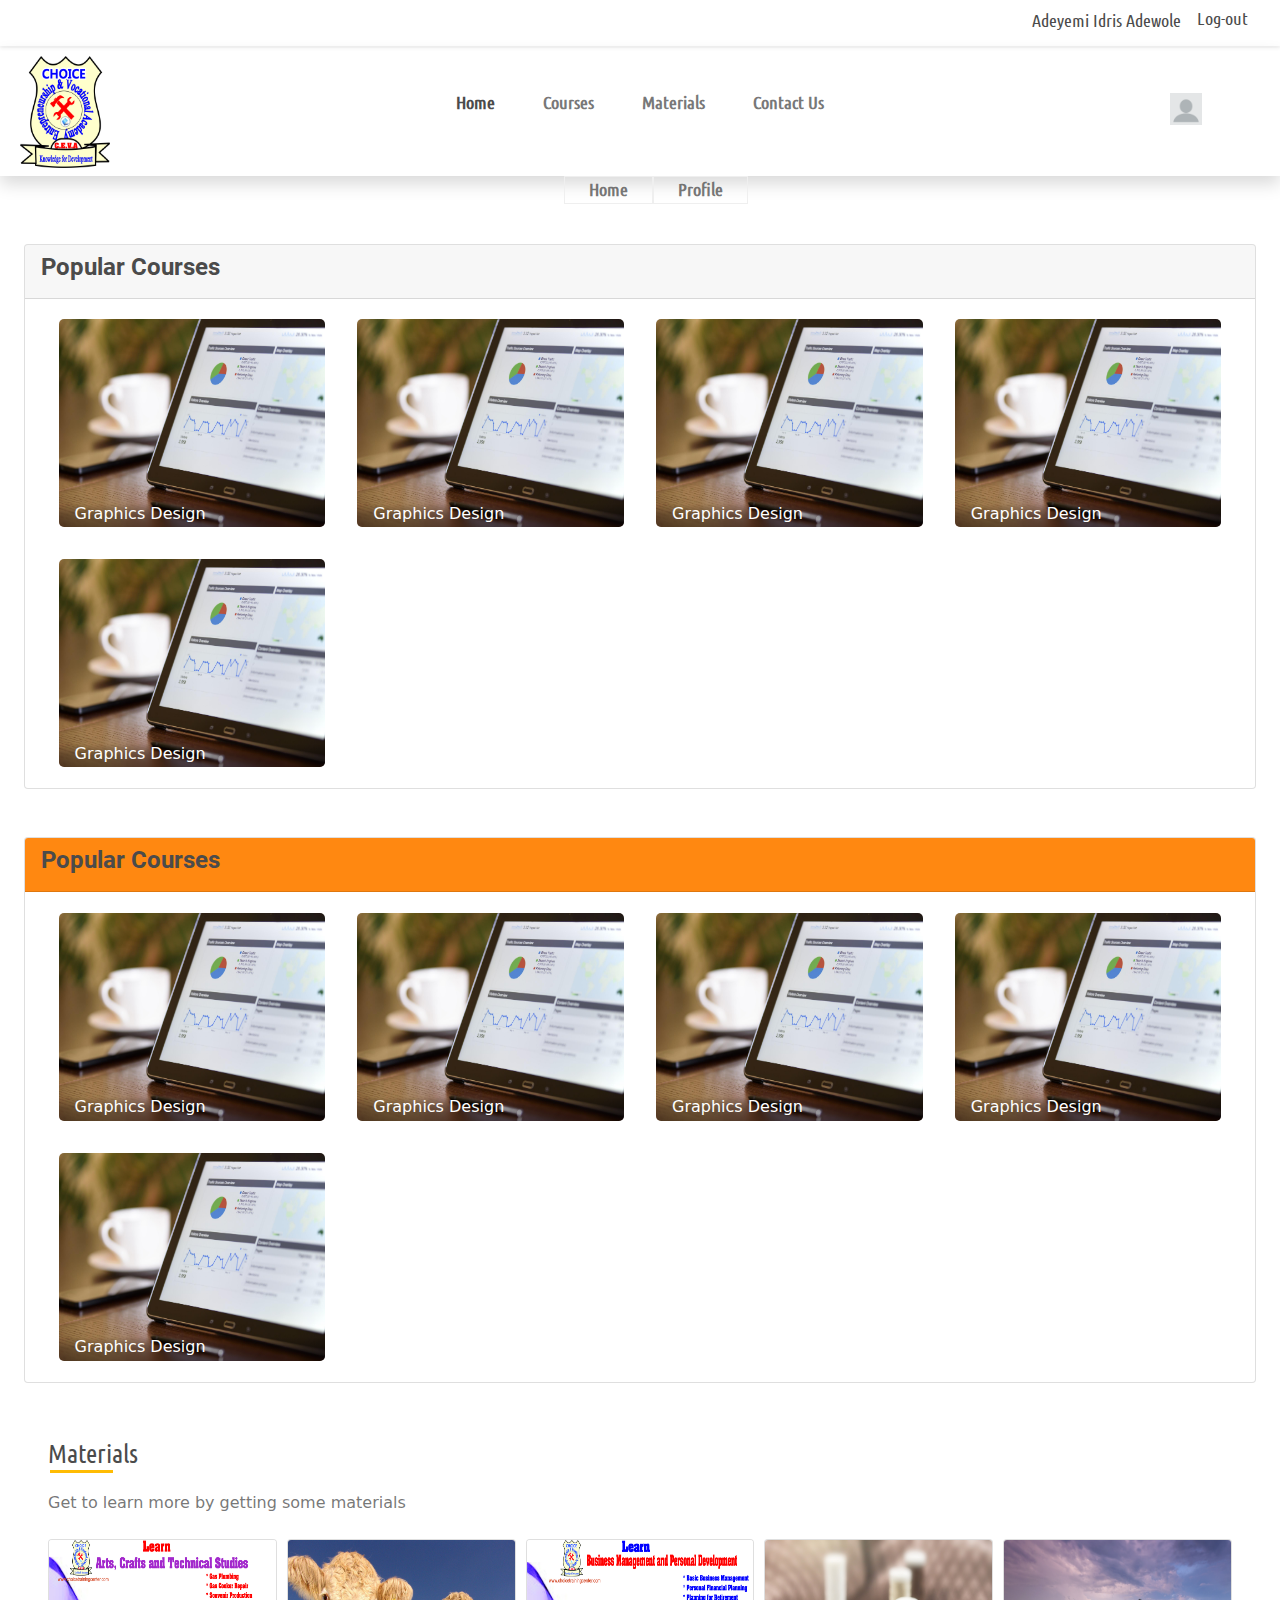
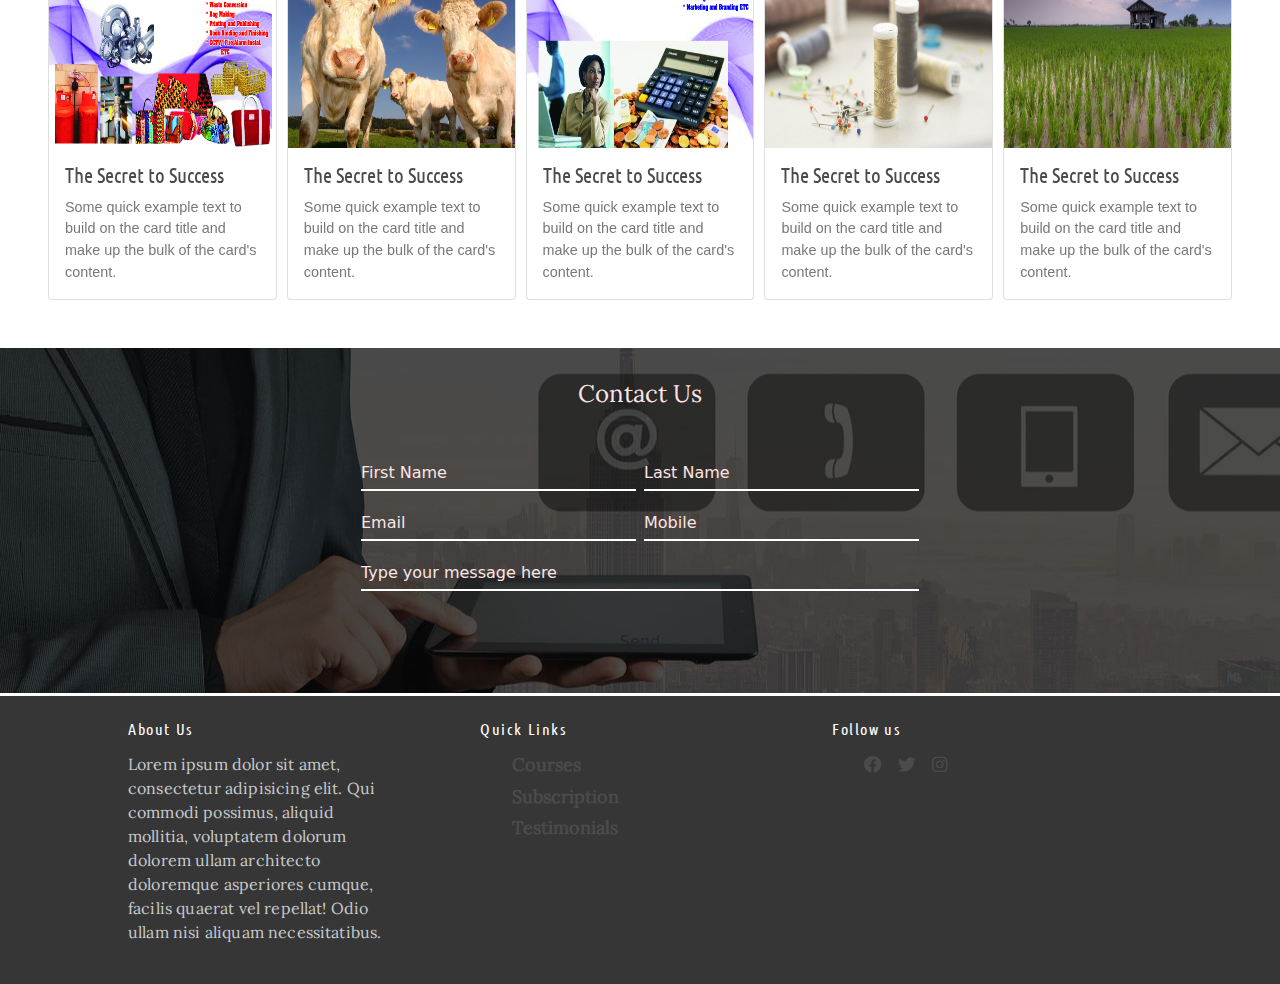
<file: customers_page/index.html>
<!DOCTYPE html>
<html lang="en">
<head>
    <meta charset="UTF-8">
    <meta http-equiv="X-UA-Compatible" content="IE=edge">
    <meta name="viewport" content="width=device-width, initial-scale=1.0">
    <link rel="stylesheet" href="../css/style.css">
    <link rel="stylesheet" href="../css/fontawesome/fontawesome/css/all.min.css">
    <link rel="stylesheet" href="../css/customers_index.css">
    <link rel="stylesheet" href="../css/bootstrap.min.css">
    <link rel="stylesheet" href="../owlcarousel/owlcarousel/dist/assets/owl.carousel.min.css">
    <title>Document</title>
</head>
<body>
    <div class="wrapper">
        <header class="main-header">
            <div class="head-auth-wrapper shadow-sm" style="margin-bottom:0px;">
                <ul class="head-auth">
                    <li class="head-auth__name mt-1">
                        <h5 style="font-size:11em;height:100%">Adeyemi Idris Adewole</h5>
                    </li>
                    <li class="head-auth__sign-out">
                        <h5>
                            <a href="log-out.html">Log-out</a>
                        </h5>
                    </li>
                </ul>
            </div>

            <nav class="main_nav shadow" style="margin-top:-0.9em;">
                <div class="main-nav__logo">
                     <img src="../img/ceva_logo.png" alt="">
                </div>
                <ul class="main-nav__items">
                    <li class="main-nav__item"><a href="customers_page/index.html"><span>Home</span></a></li>
                    <li class="main-nav__item"><a href="customers_page/index.html#courses"  class="light-black"><span>Courses</span></a></li>
                    <li class="main-nav__item"><a href="customers_page/index.html#materials" class="light-black"><span>Materials</span></a></li>
                    <li class="main-nav__item"><a href="customers_page/index.html#materials" class="light-black"><span>Contact Us</span></a></li>
                </ul>
                <div class="prof-pic">
                    <img src="../img/avatar2.png" alt="" style="height:2em; width:2em">
                </div>
            </nav>
            <div class="alt-nav-container">
            <div class="alt-nav">
                <ul class="alt-nav__items">
                    <li class="alt-nav__item"><a href="customers_page/index.html" class="light-black"><span>Home</span></a></li>
                    <li class="alt-nav__item"><a href="customers_page/index.html" class="light-black"><span>Profile</span></a></li>
                </ul>
            </div>
        </div>
        </header>
        <section class="courses p-4">

            <div class="card mb-5">
                <div class="card-header">
                  <h3 class="custom-header"> popular courses </h3>
                </div>
                <div class="card-body">
                    <div class="popular-courses">
                        <div class="card-container">
                            <div class="popular-card">
                                <img src="../img/ict1.jpg" class="img-card">
                                <div class="content-card">
                                 <h5 class="content-card__title">Graphics Design</h5>
                                 <p class="content-card__body">
                                     learn the basic items of graphics design
                                 </p>
                                 <a href="#" class="btn button">Get Details</a>
                                </div>
                            </div>
                            <div class="popular-card">
                                <img src="../img/ict1.jpg" class="img-card">
                                <div class="content-card">
                                 <h5 class="content-card__title">Graphics Design</h5>
                                 <p class="content-card__body">
                                     learn the basic items of graphics design
                                 </p>
                                 <a href="#" class="btn button">Get Details</a>
                                </div>
                            </div>
                            <div class="popular-card">
                                <img src="../img/ict1.jpg" class="img-card">
                                <div class="content-card">
                                 <h5 class="content-card__title">Graphics Design</h5>
                                 <p class="content-card__body">
                                     learn the basic items of graphics design
                                 </p>
                                 <a href="#" class="btn button">Get Details</a>
                                </div>
                            </div>
                            <div class="popular-card">
                                <img src="../img/ict1.jpg" class="img-card">
                                <div class="content-card">
                                 <h5 class="content-card__title">Graphics Design</h5>
                                 <p class="content-card__body">
                                     learn the basic items of graphics design
                                 </p>
                                 <a href="#" class="btn button">Get Details</a>
                                </div>
                            </div>
                            <div class="popular-card">
                                <img src="../img/ict1.jpg" class="img-card">
                                <div class="content-card">
                                 <h5 class="content-card__title">Graphics Design</h5>
                                 <p class="content-card__body">
                                     learn the basic items of graphics design
                                 </p>
                                 <a href="#" class="btn button">Get Details</a>
                                </div>
                            </div>
                        </div>
                    </div>
                </div>
              </div>
            
            <div class="favourite-courses">

                <div class="card">
                    <div class="card-header" style="background-color:#FF8811">
                      <h3 class="custom-header"> popular courses </h3>
                    </div>
                    <div class="card-body">
                        <div class="popular-courses">
                            <div class="card-container">
                                <div class="popular-card">
                                    <img src="../img/ict1.jpg" class="img-card">
                                    <div class="content-card">
                                     <h5 class="content-card__title">Graphics Design</h5>
                                     <p class="content-card__body">
                                         learn the basic items of graphics design
                                     </p>
                                     <a href="#" class="btn button">Get Details</a>
                                    </div>
                                </div>
                                <div class="popular-card">
                                    <img src="../img/ict1.jpg" class="img-card">
                                    <div class="content-card">
                                     <h5 class="content-card__title">Graphics Design</h5>
                                     <p class="content-card__body">
                                         learn the basic items of graphics design
                                     </p>
                                     <a href="#" class="btn button">Get Details</a>
                                    </div>
                                </div>
                                <div class="popular-card">
                                    <img src="../img/ict1.jpg" class="img-card">
                                    <div class="content-card">
                                     <h5 class="content-card__title">Graphics Design</h5>
                                     <p class="content-card__body">
                                         learn the basic items of graphics design
                                     </p>
                                     <a href="#" class="btn button">Get Details</a>
                                    </div>
                                </div>
                                <div class="popular-card">
                                    <img src="../img/ict1.jpg" class="img-card">
                                    <div class="content-card">
                                     <h5 class="content-card__title">Graphics Design</h5>
                                     <p class="content-card__body">
                                         learn the basic items of graphics design
                                     </p>
                                     <a href="#" class="btn button">Get Details</a>
                                    </div>
                                </div>
                                <div class="popular-card">
                                    <img src="../img/ict1.jpg" class="img-card">
                                    <div class="content-card">
                                     <h5 class="content-card__title">Graphics Design</h5>
                                     <p class="content-card__body">
                                         learn the basic items of graphics design
                                     </p>
                                     <a href="#" class="btn button">Get Details</a>
                                    </div>
                                </div>
                            </div>
                        </div>
                    </div>
                  </div>
            </div>
        </section>
        <section id="materials" class="material_section">
            <header class="material_section__header">
                <h3 class="materials_section__header__h3"><span>Materials</span></h3>
                <p class="materials_section__header__p">Get to learn more by getting some materials</p>
            </header>
            <div class="material_container">
                <div class="owl-carousel owl-theme">
                    <div class="item">
                        <div class="card">
                            <img src="../img/act.jpg" class="card-img-top img-size" alt="...">
                            <div class="card-body">
                                <h3>The Secret to Success</h3>
                                <p class="card-text">Some quick example text to build on the card title and make up the bulk of the card's content.</p>
                            </div>
                        </div>
                    </div>
                    <div class="item">
                        <div class="card">
                            <img src="../img/agric1.jpg" class="card-img-top img-size" alt="...">
                            <div class="card-body">
                                <h3>The Secret to Success</h3>
                                <p class="card-text">Some quick example text to build on the card title and make up the bulk of the card's content.</p>
                            </div>
                        </div>
                    </div>
                    <div class="item">
                        <div class="card">
                            <img src="../img/bmpm.jpg" class="card-img-top img-size" alt="...">
                            <div class="card-body">
                                <h3>The Secret to Success</h3>
                                <p class="card-text">Some quick example text to build on the card title and make up the bulk of the card's content.</p>
                            </div>
                        </div>
                    </div>
                    <div class="item">
                        <div class="card">
                            <img src="../img/craft.jpg" class="card-img-top img-size" alt="...">
                            <div class="card-body">
                                <h3>The Secret to Success</h3>
                               
                                <p class="card-text">Some quick example text to build on the card title and make up the bulk of the card's content.</p>
                            </div>
                        </div>
                    </div>
                    <div class="item">
                        <div class="card">
                            <img src="../img/rice-field.jpg" class="card-img-top img-size" alt="...">
                            <div class="card-body">
                                <h3>The Secret to Success</h3>
                                <p class="card-text">Some quick example text to build on the card title and make up the bulk of the card's content.</p>
                            </div>
                        </div>
                    </div>
                   
                </div>
            </div>
        </section>
        <section class="contact-us_sect" id="contact_us">
            <div class="container">
                <div class="contact-wrapper">
                    <header class="contact-wrapper__header">
                        <h3>Contact Us</h3>
                    </header>
                    <div class="contact-us__form">
                        <form action="index.html" >
                            <div class="form-grup">
                                <input type="text" name="first_name" autocomplete="off"  class="contact_input" placeholder=" ">
                                <label for="name" class="label-name">
                                    <span class="content-name">
                                        First Name
                                    </span>
                                </label>
                            </div>
                            <div class="form-grup">
                                <input type="text" name="last_name" autocomplete="off" class="contact_input"  placeholder=" ">
                                <label for="name" class="label-name">
                                    <span class="content-name">
                                        Last Name
                                    </span>
                                </label>
                            </div>
                            <div class="form-grup">
                                <input type="text" name="email" autocomplete="off"  class="contact_input" placeholder=" ">
                                <label for="name" class="label-name">
                                    <span class="content-name" style="z-index:99999">
                                        Email
                                    </span>
                                </label>
                            </div>
                            <div class="form-grup">
                                <input type="text" name="phone_number" class="contact_input" placeholder=" ">
                                <label for="name" class="label-name">
                                    <span class="content-name">
                                        Mobile
                                    </span>
                                </label>
                            </div>
                            <div class="form-grup column-12">
                                <input type="text" name="message" class="contact_input" placeholder=" ">
                                <label for="name" class="label-name">
                                    <span class="content-name">
                                        Type your message here
                                    </span>
                                </label>
                            </div>
                            <div class="form-grup form-group column-12 mt-4">
                                <button type="submit" name="submit" class="form-control btn btn-prim">
                                    Send
                                </button>
                            </div>
                        </form>
                    </div>
                </div>
            </div>
        </section>

        <footer>
            <div class="footer-container">
            <div class="footer-info">
                <h5>About Us</h5>
                <p>Lorem ipsum dolor sit amet, consectetur adipisicing elit. Qui commodi possimus, aliquid mollitia, voluptatem dolorum dolorem ullam architecto doloremque asperiores cumque, facilis quaerat vel repellat! Odio ullam nisi aliquam necessitatibus.</p>
            </div>
            <div class="footer-links">
                <h5>Quick Links</h5>
                <ul classs="footer-links__items">
                    <li class="footer-links__items__item"><a href="" >Courses</a></li>
                    <li class="footer-links__items__item"><a href="">Subscription</a></li>
                    <li class="footer-links__items__item"><a href="">Testimonials</a></li>
                </ul>
            </div>
            <div class="footer-media">
                <h5>Follow us</h5>
                <ul class="footer-media__items">
                    <li class="footer-media__items__item"><a href="" ><i class="fab fa-facebook"></i></a></li>
                    <li class="footer-media__items__item"><a href=""><i class="fab fa-twitter"></i></a></li>
                    <li class="footer-media__items__item"><a href=""><i class="fab fa-instagram"></i></a></li>
                </ul>
            </div>
            </div>
        </footer>
    </div>


    <script src="../javascript/jquery.js"></script>
    <script src="../owlcarousel/owlcarousel/dist/owl.carousel.min.js"></script>
    <script src="../javascript/bootstrap.bundle.min.js"></script>
    <!-- <script src="../javascript/index.js"></script> -->
    <script>
        $('.owl-carousel').owlCarousel({
            loop:true,
            margin:10,
            nav:true,
            responsive:{
                0:{
                    items:1
                },
                600:{
                    items:2
                },
                700:{
                    items: 3
                },
                1000:{
                    items:5
                }
            }
        })
    </script>
</body>
</html>
</file>
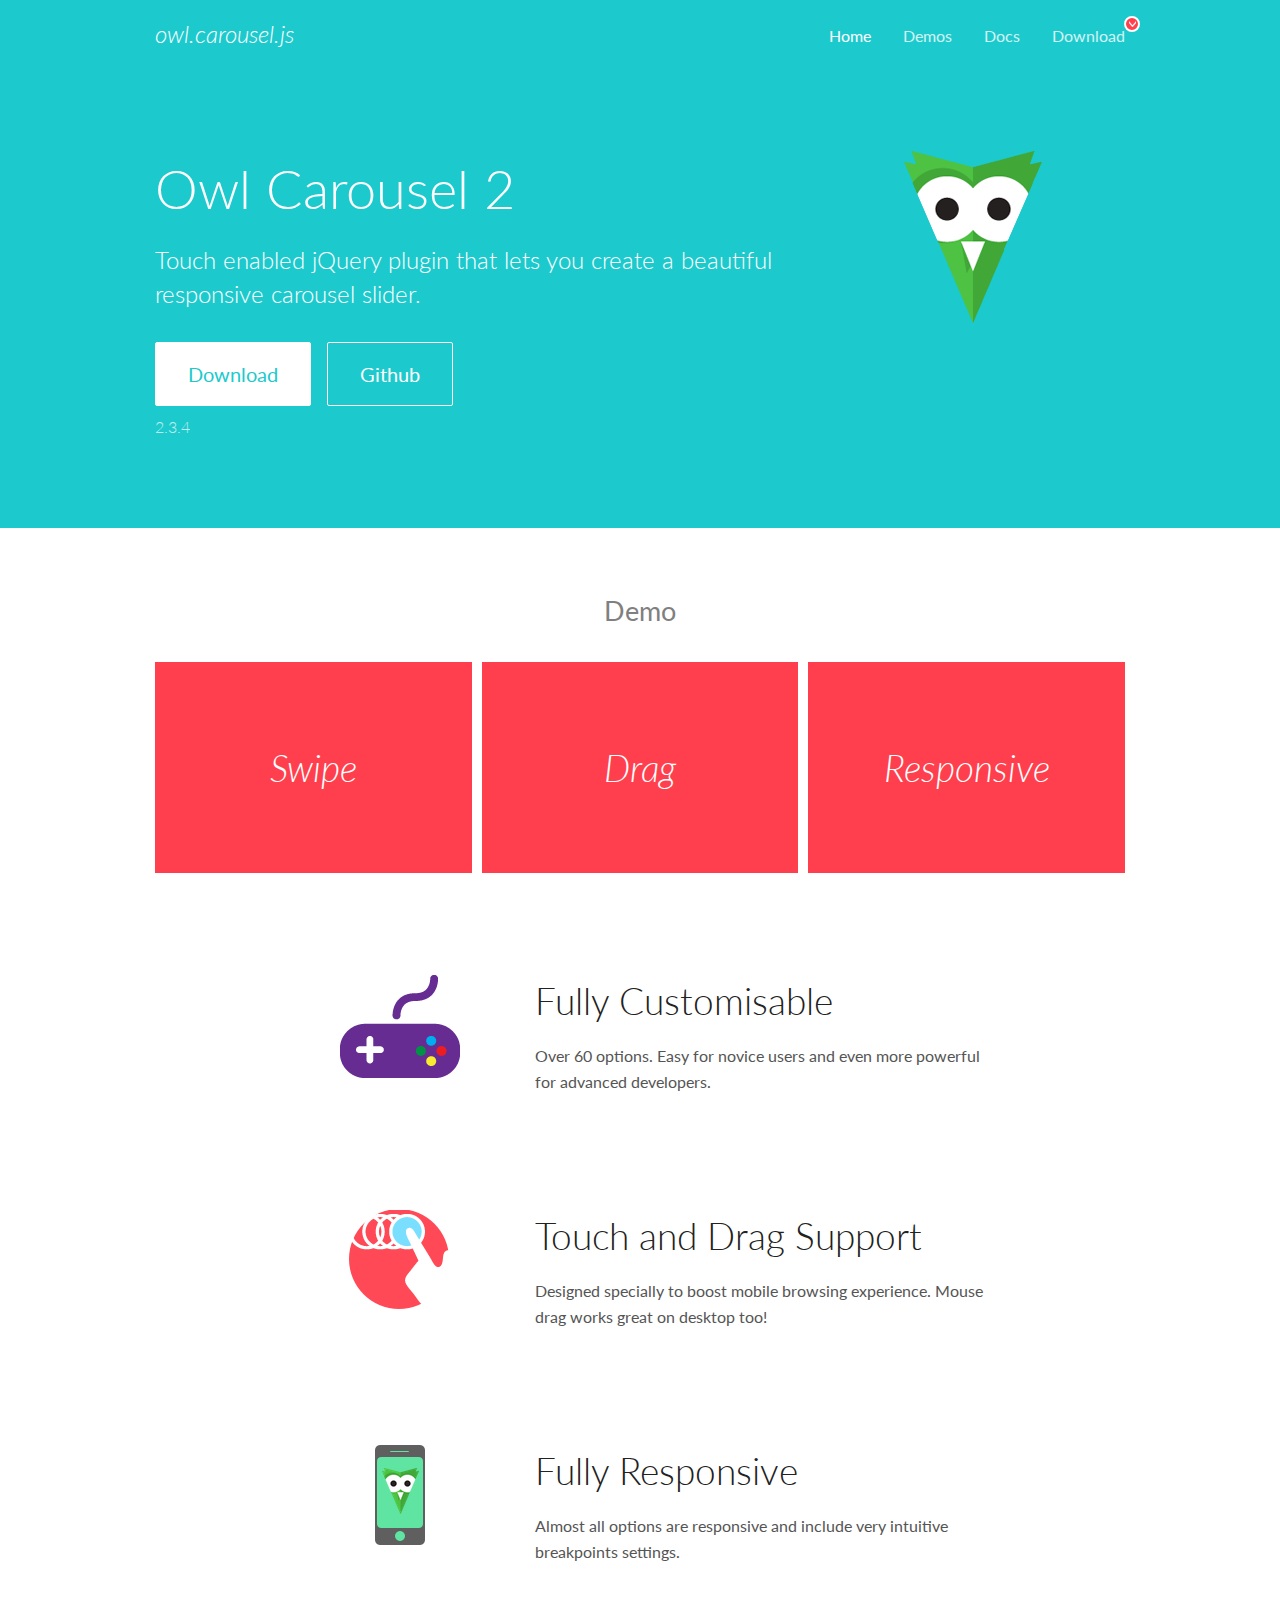
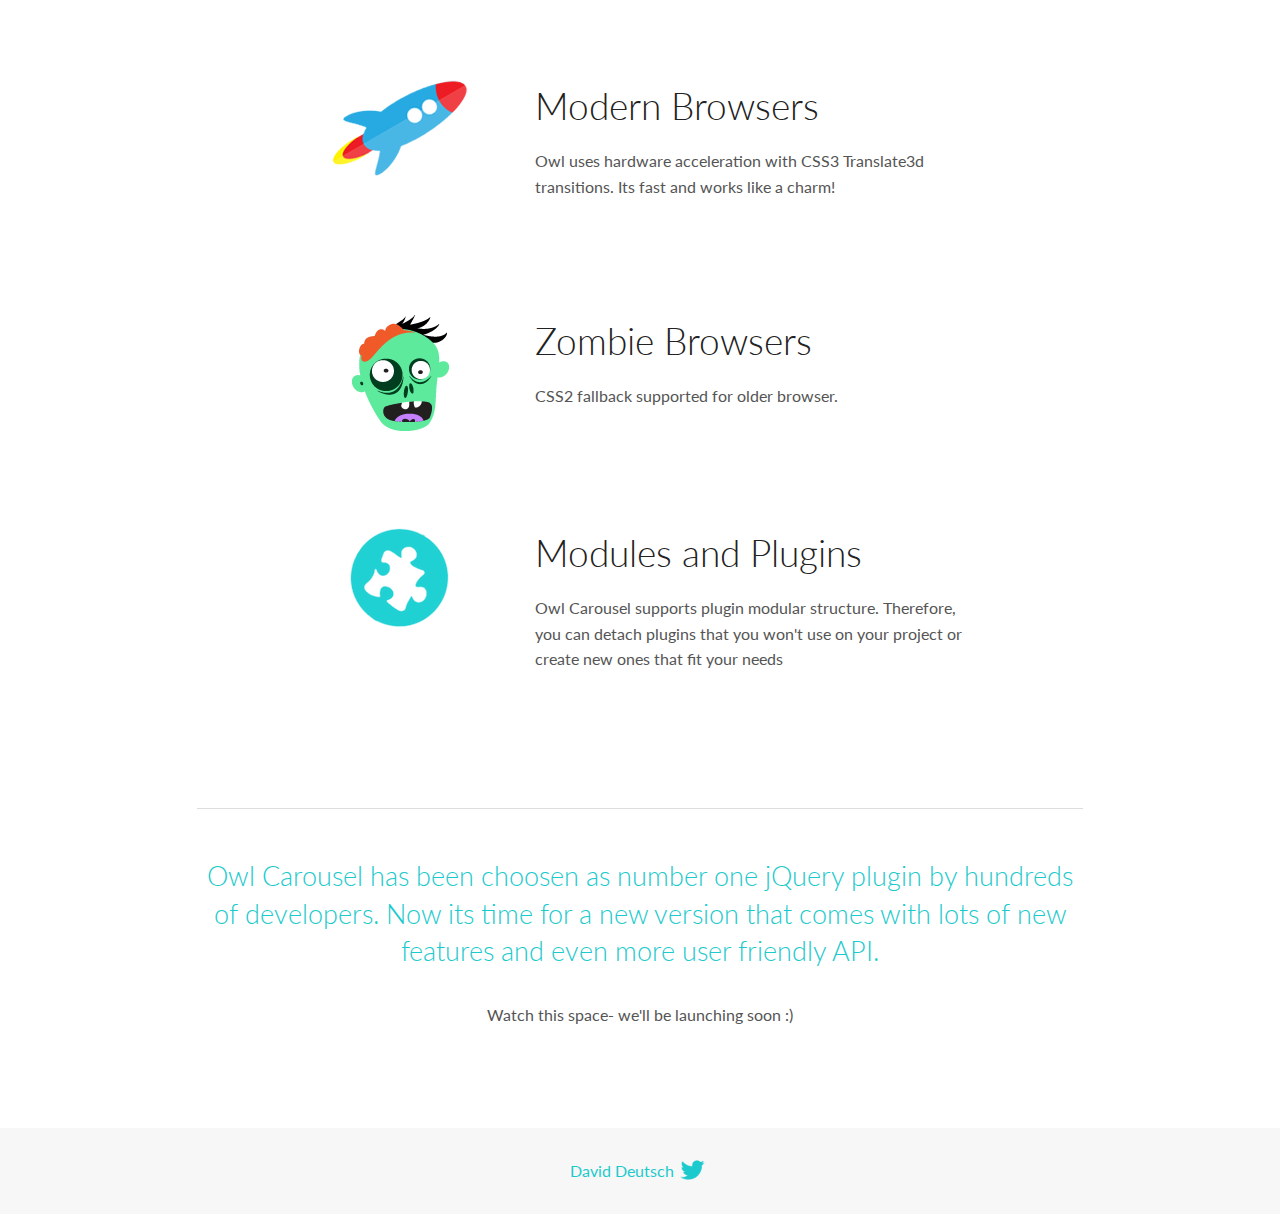
<file: owlcarousel/owlcarousel/docs/index.html>
<!DOCTYPE html>
<html lang="en">
  <head>

    <!-- head -->
    <meta charset="utf-8">
    <meta name="msapplication-tap-highlight" content="no" />
    <meta name="viewport" content="width=device-width, initial-scale=1.0" />
    <meta name="description" content="Touch enabled jQuery plugin that lets you create beautiful responsive carousel slider.">
    <meta name="author" content="David Deutsch">
    <title>
      Home | Owl Carousel | 2.3.4
    </title>

    <!-- Stylesheets -->
    <link href='https://fonts.googleapis.com/css?family=Lato:300,400,700,400italic,300italic' rel='stylesheet' type='text/css'>
    <link rel="stylesheet" href="assets/css/docs.theme.min.css">

    <!-- Owl Stylesheets -->
    <link rel="stylesheet" href="assets/owlcarousel/assets/owl.carousel.min.css">
    <link rel="stylesheet" href="assets/owlcarousel/assets/owl.theme.default.min.css">

    <!-- HTML5 shim and Respond.js IE8 support of HTML5 elements and media queries -->

    <!--[if lt IE 9]>
      <script src="https://oss.maxcdn.com/libs/html5shiv/3.7.0/html5shiv.js"></script>
      <script src="https://oss.maxcdn.com/libs/respond.js/1.3.0/respond.min.js"></script>
    <![endif]-->

    <!-- Favicons -->
    <link rel="apple-touch-icon-precomposed" sizes="144x144" href="assets/ico/apple-touch-icon-144-precomposed.png">
    <link rel="shortcut icon" href="assets/ico/favicon.png">
    <link rel="shortcut icon" href="favicon.ico">

    <!-- Yeah i know js should not be in header. Its required for demos.-->

    <!-- javascript -->
    <script src="assets/vendors/jquery.min.js"></script>
    <script src="assets/owlcarousel/owl.carousel.js"></script>
  </head>
  <body>

    <!-- header -->
    <header class="header">
      <div class="row">
        <div class="large-12 columns">
          <div class="brand left">
            <h3>
              <a href="/OwlCarousel2/">owl.carousel.js</a> 
            </h3>
          </div>
          <a id="toggle-nav" class="right">
            <span></span> <span></span> <span></span> 
          </a> 
          <div class="nav-bar">
            <ul class="clearfix">
              <li class="active">
                <a href="/OwlCarousel2/index.html">Home</a> 
              </li>
              <li> <a href="/OwlCarousel2/demos/demos.html">Demos</a>  </li>
              <li> <a href="/OwlCarousel2/docs/started-welcome.html">Docs</a>  </li>
              <li>
                <a href="https://github.com/OwlCarousel2/OwlCarousel2/archive/2.3.4.zip">Download</a> 
                <span class="download"></span> 
              </li>
            </ul>
          </div>
        </div>
      </div>
    </header>

    <!-- home panel -->
    <section id="hero">
      <div class="row">
        <div class="large-8 medium-8 columns">
          <h1>Owl Carousel 2</h1>
          <h4>Touch enabled jQuery plugin that lets you create a beautiful responsive carousel slider.</h4>
          <a href="https://github.com/OwlCarousel2/OwlCarousel2/archive/2.3.4.zip" class="hero-button">Download</a> 
          <a href="https://github.com/OwlCarousel2/OwlCarousel2" class="hero-button outline">Github</a> 
          <p>2.3.4</p>
        </div>
        <div class="large-4 medium-4 columns">
          <img class="owl-logo" src="assets/img/owl-logo.png" alt="mr. Owl">
        </div>
      </div>
    </section>

    <!-- body -->
    <div class="home-demo">
      <div class="row">
        <div class="large-12 columns">
          <h3>Demo</h3>
          <div class="owl-carousel">
            <div class="item">
              <h2>Swipe</h2>
            </div>
            <div class="item">
              <h2>Drag</h2>
            </div>
            <div class="item">
              <h2>Responsive</h2>
            </div>
            <div class="item">
              <h2>CSS3</h2>
            </div>
            <div class="item">
              <h2>Fast</h2>
            </div>
            <div class="item">
              <h2>Easy</h2>
            </div>
            <div class="item">
              <h2>Free</h2>
            </div>
            <div class="item">
              <h2>Upgradable</h2>
            </div>
            <div class="item">
              <h2>Tons of options</h2>
            </div>
            <div class="item">
              <h2>Infinity</h2>
            </div>
            <div class="item">
              <h2>Auto Width</h2>
            </div>
          </div>
        </div>
      </div>
    </div>
    <script>
      var owl = $('.owl-carousel');
      owl.owlCarousel({
        margin: 10,
        loop: true,
        responsive: {
          0: {
            items: 1
          },
          600: {
            items: 2
          },
          1000: {
            items: 3
          }
        }
      })
    </script>

    <!-- features -->
    <div id="features">
      <div class="row">
        <div class="small-12 medium-9 small-centered columns">
          <section class="row feature">
            <div class="medium-4 small-12 columns">
              <img src="assets/img/feature-options.png" alt="">
            </div>
            <div class="medium-8 small-12 columns">
              <h2>Fully Customisable</h2>
              <p>Over 60 options. Easy for novice users and even more powerful for advanced developers.</p>
            </div>
          </section>
          <section class="row feature">
            <div class="medium-4 small-12 columns">
              <img src="assets/img/feature-drag.png" alt="">
            </div>
            <div class="medium-8 small-12 columns">
              <h2>Touch and Drag Support</h2>
              <p>Designed specially to boost mobile browsing experience. Mouse drag works great on desktop too!</p>
            </div>
          </section>
          <section class="row feature">
            <div class="medium-4 small-12 columns">
              <img src="assets/img/feature-responsive.png" alt="">
            </div>
            <div class="medium-8 small-12 columns">
              <h2>Fully Responsive</h2>
              <p>Almost all options are responsive and include very intuitive breakpoints settings.</p>
            </div>
          </section>
          <section class="row feature">
            <div class="medium-4 small-12 columns">
              <img src="assets/img/feature-modern.png" alt="">
            </div>
            <div class="medium-8 small-12 columns">
              <h2>Modern Browsers</h2>
              <p>Owl uses hardware acceleration with CSS3 Translate3d transitions. Its fast and works like a charm! </p>
            </div>
          </section>
          <section class="row feature">
            <div class="medium-4 small-12 columns">
              <img src="assets/img/feature-zombie.png" alt="">
            </div>
            <div class="medium-8 small-12 columns">
              <h2>Zombie Browsers</h2>
              <p>CSS2 fallback supported for older browser.</p>
            </div>
          </section>
          <section class="row feature">
            <div class="medium-4 small-12 columns">
              <img src="assets/img/feature-module.png" alt="">
            </div>
            <div class="medium-8 small-12 columns">
              <h2>Modules and Plugins</h2>
              <p>Owl Carousel supports plugin modular structure. Therefore, you can detach plugins that you won&#x27;t use on your project or create new ones that fit your needs</p>
            </div>
          </section>
        </div>
      </div>
    </div>

    <!-- footer -->
    <section id="teaser-text">
      <div class="row">
        <div class="small-12 medium-11 small-centered columns">
          <hr>
          <h3 id="owl-carousel-has-been-choosen-as-number-one-jquery-plugin-by-hundreds-of-developers-now-its-time-for-a-new-version-that-comes-with-lots-of-new-features-and-even-more-user-friendly-api-">Owl Carousel has been choosen as number one jQuery plugin by hundreds of developers. Now its time for a new version that comes with lots of new features and even more user friendly API.</h3>
          <p>Watch this space- we&#39;ll be launching soon :)</p>
        </div>
      </div>
    </section>

    <!-- footer -->
    <footer class="footer">
      <div class="row">
        <div class="large-12 columns">
          <h5>
            <a href="/OwlCarousel2/docs/support-contact.html">David Deutsch</a> 
            <a id="custom-tweet-button" href="https://twitter.com/share?url=https://github.com/OwlCarousel2/OwlCarousel2&text=Owl Carousel - This is so awesome! " target="_blank"></a> 
          </h5>
        </div>
      </div>
    </footer>

    <!-- vendors -->
    <script src="assets/vendors/highlight.js"></script>
    <script src="assets/js/app.js"></script>
  </body>
</html>
</file>
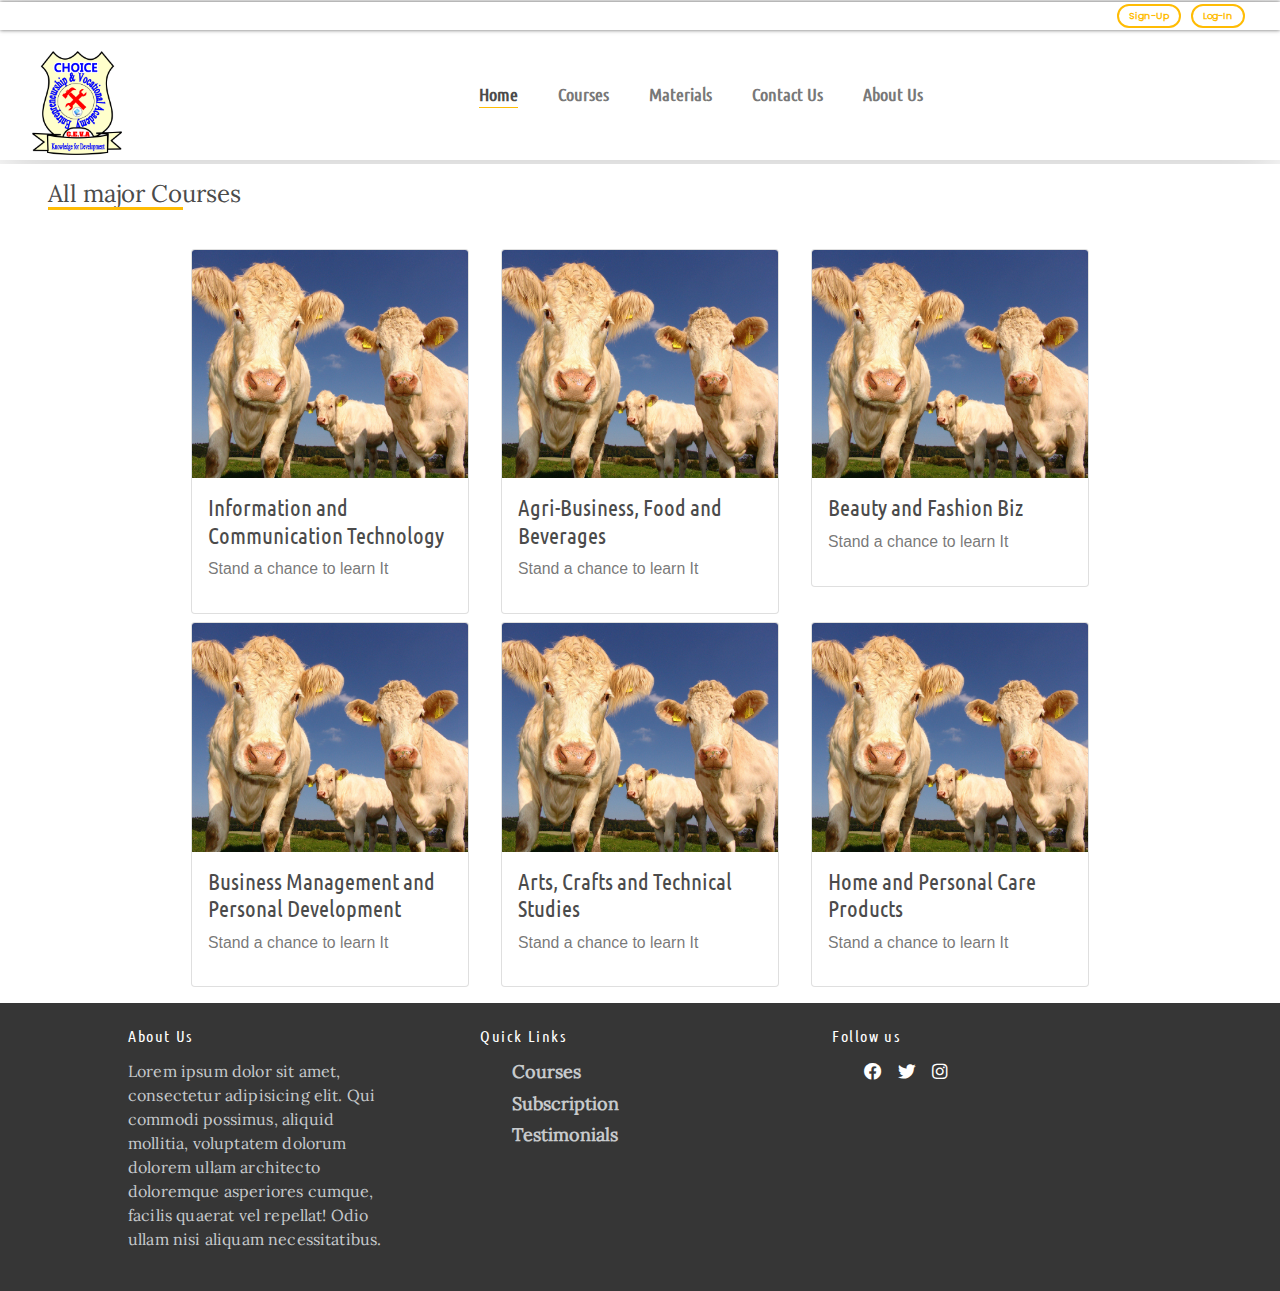
<file: courses.html>
<!DOCTYPE html>
<html lang="en">
<head>
    <meta charset="UTF-8">
    <meta http-equiv="X-UA-Compatible" content="IE=edge">
    <meta name="viewport" content="width=device-width, initial-scale=1.0">
    <!-- <link rel="stylesheet" href="css/all.min.css"> -->
    <link rel="stylesheet" href="css/fontawesome/fontawesome/css/all.min.css">
    <link rel="stylesheet" href="css/bootstrap.min.css">
    <link rel="stylesheet" href="css/style.css">
    <link rel="stylesheet" href="css/courses.css">
    <link rel="stylesheet" href="css/animate4.min.css">
    <link rel="stylesheet" href="owlcarousel/owlcarousel/dist/assets/owl.carousel.min.css">
    <title>C.E.V.A</title>
</head>
<body>
    <div class="wrapper">
        <header class="main-header shadow-lg ">
            <div class="main-hd--auth">
                <ul class="main-hd--auth--items">
                    <!--<li class="main-hd--auth--item"><form action="sign_up.html" method="get"><button>sign-up</button></form></li>
                    <li class="main-hd--auth--item"><form action="login.html" method="get"><button>log-in</button</form></li>
                    -->
                        <li class="main-hd--auth--item"><a href="sign_up.html">sign-up</a></li>
                    <li class="main-hd--auth--item"><a href="login.html">log-in</a></li>
                </ul>
            </div>


            <div class="header-container">
                <div class="header__logo">
                    <img src="img/ceva_logo.png" alt="ceva logo, the companies trade mark">
                </div>
                <div class="hamburger-menu">
               <button class="hamburger-btn">
                   <span class="sr-only">Menu</span>
                   <i class="fa fa=light fa-bars" style="font-size:1.5em;"></i>
               </button>
            </div>
                <nav class="nav_container ">
                    <ul class="nav-items">
                        <li class="nav-item active"><a href="index.html"><span>Home</span></a></li>
                        <li class="nav-item"><a href="courses.html"><span>Courses</span></a></li>
                        <li class="nav-item"><a href="index.html#materials"><span>Materials</span></a></li>
                        <li class="nav-item"><a href="index.html#contact_us"><span>Contact Us</span></a></li>
                        <li class="nav-item"><a href="index.html#about_us"><span>About Us</span></a></li>
                    </ul>
                </nav>
            </div>
        </header>

        <section class="courses bg-body mt-1 px-5" >
            <header class="py-3">
                <h2 class="main_courses_head"><span>All major Courses</span></h2>
            </header>
            <div class="contain my-3">
                <div class="row d-flex justify-content-center gap-2">
                    <div class="col-lg-3 col-md-2 col-sm-1">
                        <a href="courses_page/ict.html">
                        <div class="card">
                            <img src="img/agric1.jpg" alt="" class="card-img-top img-size">
                            <div class="card-body">
                                <h3>Information and Communication Technology</h3>
                                <p>Stand a chance to learn It</p>
                            </div>
                        </div>
                        </a>
                    </div>
                    <div class="col-lg-3 col-md-2 col-sm-1">
                        <a href="courses_page/agro.html">
                        <div class="card">
                            <img src="img/agric1.jpg" alt="" class="card-img-top img-size">
                            <div class="card-body">
                                <h3>Agri-Business, Food and Beverages</h3>
                                <p>Stand a chance to learn It</p>
                            </div>
                        </div>
                        </a>
                    </div>
                    <div class="col-lg-3 col-md-2 col-sm-1">
                        <a href="courses_page/agro.html">
                        <div class="card">
                            <img src="img/agric1.jpg" alt="" class="card-img-top img-size">
                            <div class="card-body">
                                <h3>Beauty and Fashion Biz</h3>
                                <p>Stand a chance to learn It</p>
                            </div>
                        </div>
                        </a>
                    </div>
                    <div class="col-lg-3 col-md-2 col-sm-1">
                        <a href="courses_page/agro.html">
                        <div class="card">
                            <img src="img/agric1.jpg" alt="" class="card-img-top img-size">
                            <div class="card-body">
                                <h3>Business Management and Personal Development</h3>
                                <p>Stand a chance to learn It</p>
                            </div>
                        </div>
                        </a>
                    </div>
                    <div class="col-lg-3 col-md-2 col-sm-1">
                        <a href="courses_page/agro.html">
                        <div class="card">
                            <img src="img/agric1.jpg" alt="" class="card-img-top img-size">
                            <div class="card-body">
                                <h3>Arts, Crafts  and Technical Studies</h3>
                                <p>Stand a chance to learn It</p>
                            </div>
                        </div>
                        </a>
                    </div>
                    <div class="col-lg-3 col-md-2 col-sm-1">
                        <a href="courses_page/agro.html">
                        <div class="card">
                            <img src="img/agric1.jpg" alt="" class="card-img-top img-size">
                            <div class="card-body">
                                <h3>Home and Personal Care Products</h3>
                                <p>Stand a chance to learn It</p>
                            </div>
                        </div>
                        </a>
                    </div>
                   

            </div>
        </section>

        <footer>
            <div class="footer-container">
            <div class="footer-info">
                <h5>About Us</h5>
                <p>Lorem ipsum dolor sit amet, consectetur adipisicing elit. Qui commodi possimus, aliquid mollitia, voluptatem dolorum dolorem ullam architecto doloremque asperiores cumque, facilis quaerat vel repellat! Odio ullam nisi aliquam necessitatibus.</p>
            </div>
            <div class="footer-links">
                <h5>Quick Links</h5>
                <ul classs="footer-links__items">
                    <li class="footer-links__items__item"><a href="" >Courses</a></li>
                    <li class="footer-links__items__item"><a href="">Subscription</a></li>
                    <li class="footer-links__items__item"><a href="">Testimonials</a></li>
                </ul>
            </div>
            <div class="footer-media">
                <h5>Follow us</h5>
                <ul class="footer-media__items">
                    <li class="footer-media__items__item"><a href="" ><i class="fab fa-facebook"></i></a></li>
                    <li class="footer-media__items__item"><a href=""><i class="fab fa-twitter"></i></a></li>
                    <li class="footer-media__items__item"><a href=""><i class="fab fa-instagram"></i></a></li>
                </ul>
            </div>
            </div>
        </footer>
        
    </div>
</body>
</html>
</file>
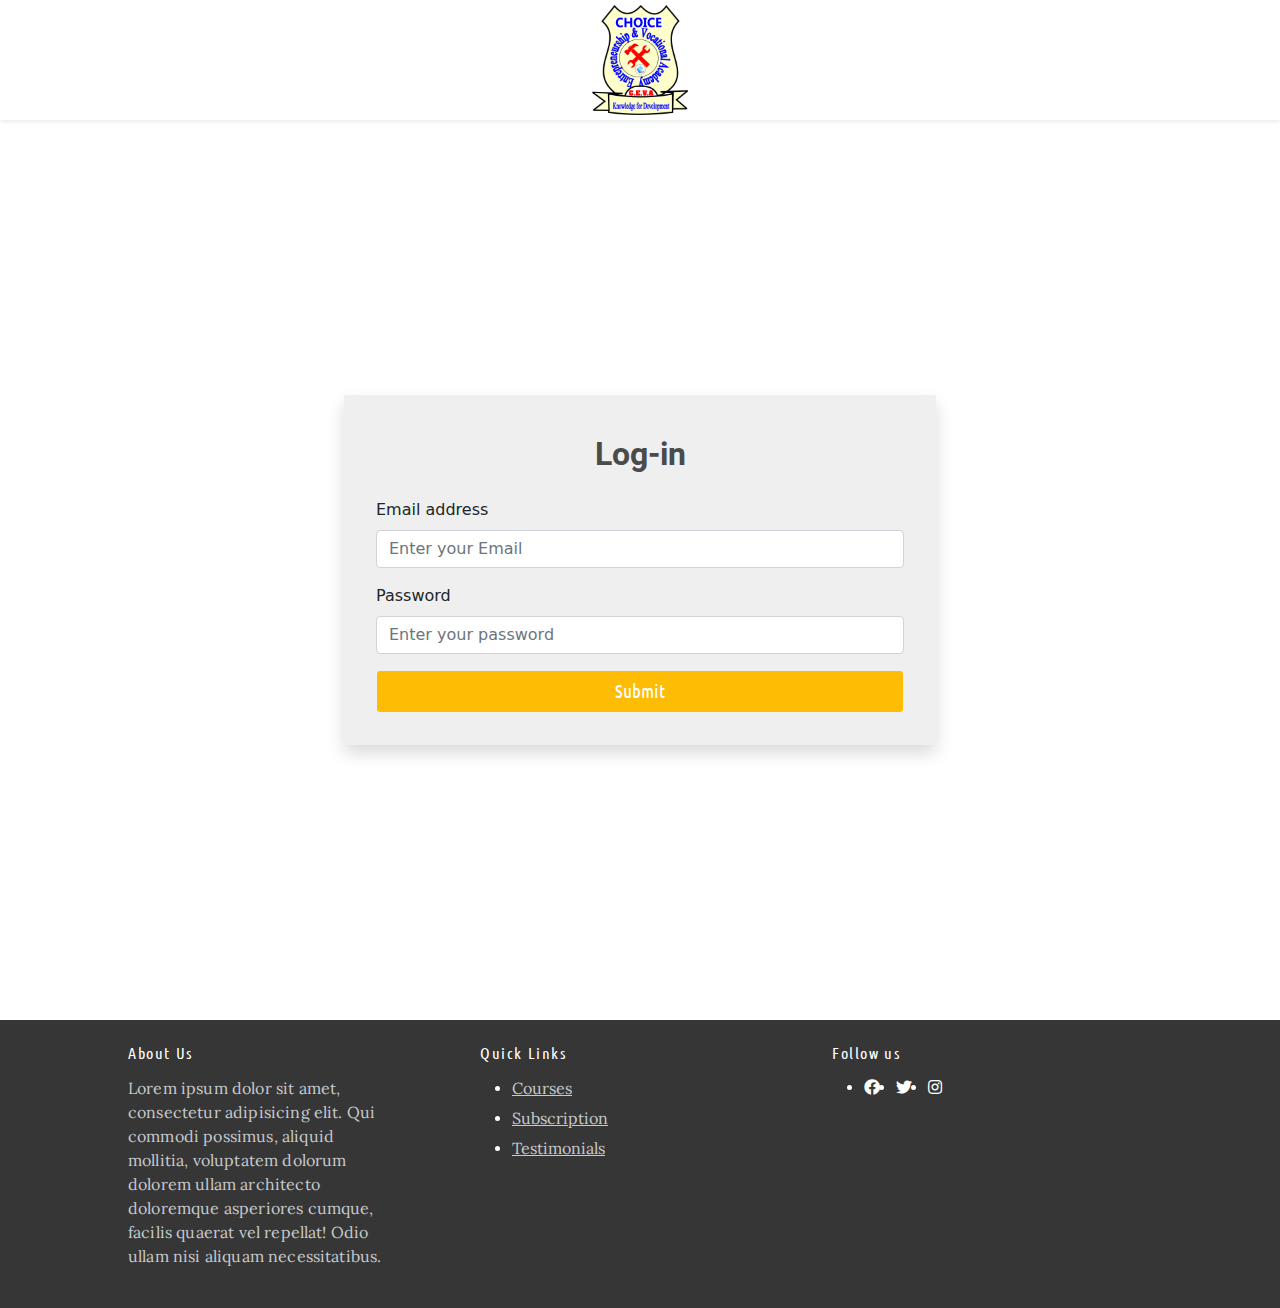
<file: login.html>
<!DOCTYPE html>
<html lang="en">
<head>
    <meta charset="UTF-8">
    <meta http-equiv="X-UA-Compatible" content="IE=edge">
    <meta name="viewport" content="width=device-width, initial-scale=1.0">
    <link rel="stylesheet" href="css/sign-up.css">
    <link rel="stylesheet" href="css/bootstrap.min.css">
    <link rel="stylesheet" href="css/fontawesome/fontawesome/css/all.min.css">
    <title>Document</title>
</head>
<body>
    <header class="shadow-sm">
        <div class="main-header">
            <div class="main-header__logo">
                <a href="index.html">
                  <img src="img/ceva_logo.png" alt="">
                </a>
            </div>
        </div>
    </header>
    <section class="form-section p-5">
        <div class="form-container shadow">
          <header class="text-center my-4 form-section__header">
            <h2>
              <span>
                Log-in
              </span>
             
            </h2>
          </header>
            
            <div class="mb-3">
                <label for="exampleFormControlInput1" class="form-label">Email address</label>
                <input type="email" class="form-control" id="exampleFormControlInput1" placeholder="Enter your Email" name="email">
              </div>
            <div class="mb-3">
                <label for="exampleFormControlInput1" class="form-label">Password</label>
                <input type="email" class="form-control" id="exampleFormControlInput1" placeholder="Enter your password" name="password">
              </div>
            
              <div class="form-group mb-3">
                <button type="submit" class="form-control btn callToAction">
                  Submit
                </button>
              </div>
        </div>
    </section>

    <footer>
      <div class="footer-container">
      <div class="footer-info">
          <h5>About Us</h5>
          <p>Lorem ipsum dolor sit amet, consectetur adipisicing elit. Qui commodi possimus, aliquid mollitia, voluptatem dolorum dolorem ullam architecto doloremque asperiores cumque, facilis quaerat vel repellat! Odio ullam nisi aliquam necessitatibus.</p>
      </div>
      <div class="footer-links">
          <h5>Quick Links</h5>
          <ul classs="footer-links__items">
              <li class="footer-links__items__item"><a href="" >Courses</a></li>
              <li class="footer-links__items__item"><a href="">Subscription</a></li>
              <li class="footer-links__items__item"><a href="">Testimonials</a></li>
          </ul>
      </div>
      <div class="footer-media">
          <h5>Follow us</h5>
          <ul class="footer-media__items">
              <li class="footer-media__items__item"><a href="" ><i class="fab fa-facebook"></i></a></li>
              <li class="footer-media__items__item"><a href=""><i class="fab fa-twitter"></i></a></li>
              <li class="footer-media__items__item"><a href=""><i class="fab fa-instagram"></i></a></li>
          </ul>
      </div>
      </div>
  </footer>
</body>
</html>
</file>
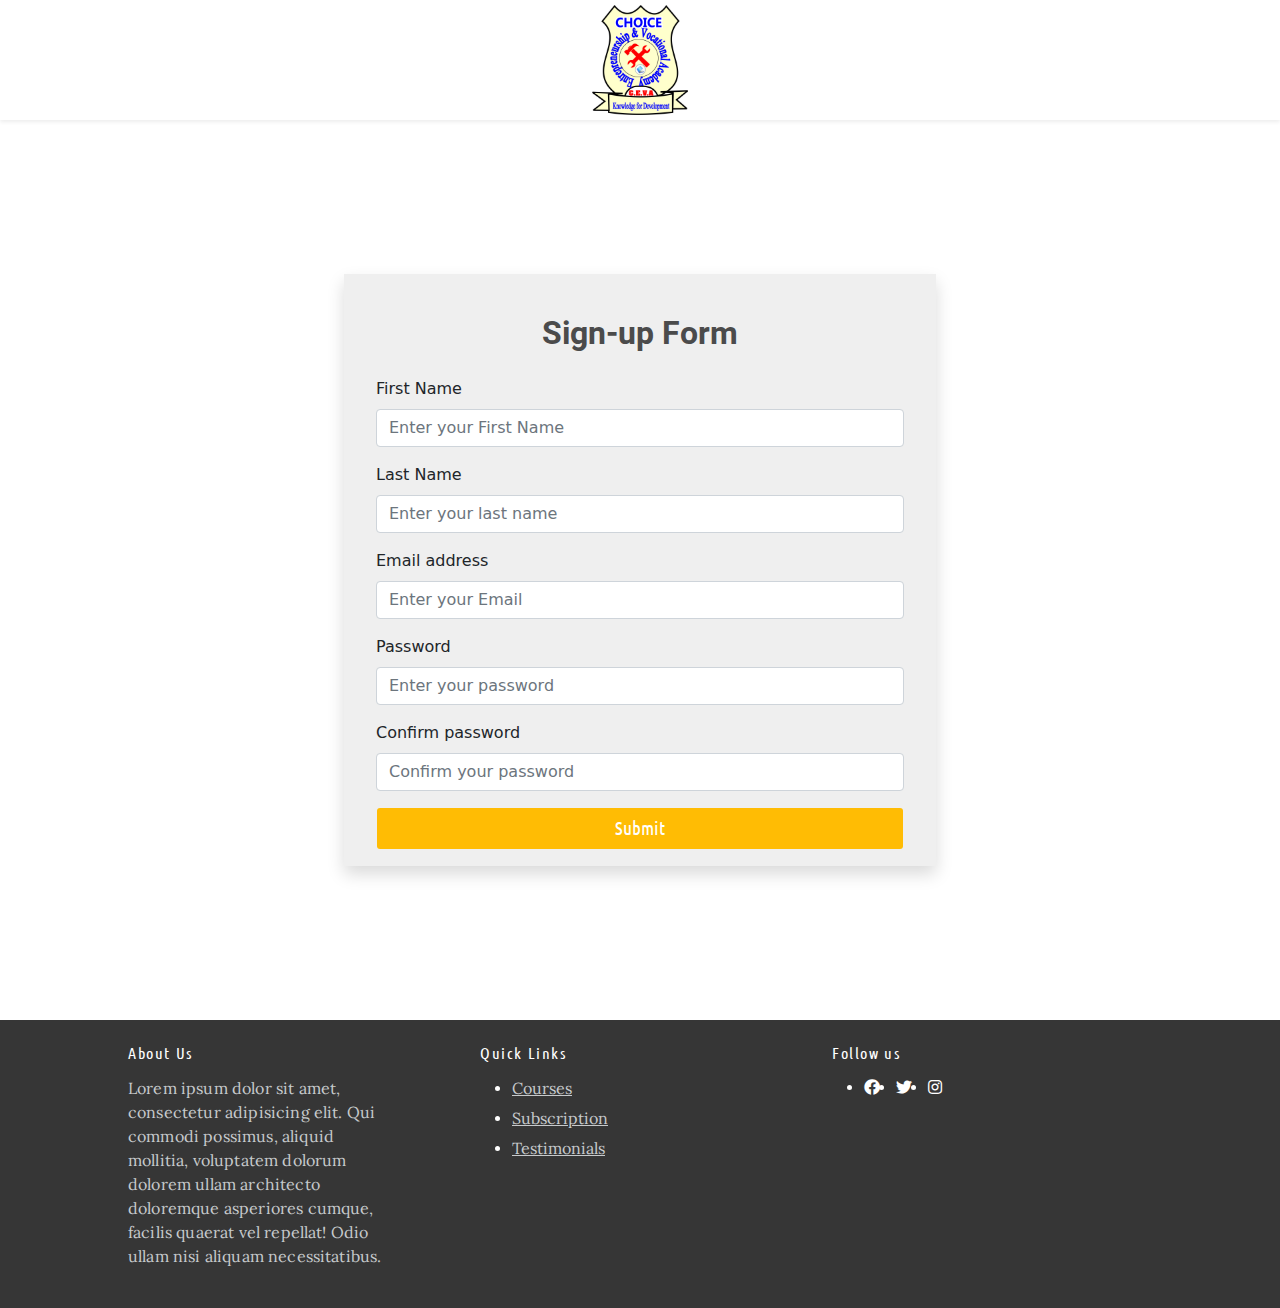
<file: sign-up.html>
<!DOCTYPE html>
<html lang="en">
<head>
    <meta charset="UTF-8">
    <meta http-equiv="X-UA-Compatible" content="IE=edge">
    <meta name="viewport" content="width=device-width, initial-scale=1.0">
    <link rel="stylesheet" href="css/sign-up.css">
    <link rel="stylesheet" href="css/bootstrap.min.css">
    <link rel="stylesheet" href="css/fontawesome/fontawesome/css/all.min.css">
    <title>Document</title>
</head>
<body>
    <header class="shadow-sm">
        <div class="main-header">
            <div class="main-header__logo">
                <a href="index.html">
                  <img src="img/ceva_logo.png" alt="">
                </a>
            </div>
        </div>
    </header>
    <section class="form-section p-5">
        <div class="form-container shadow">
          <header class="text-center my-4 form-section__header">
            <h2>
              <span>
                Sign-up Form
              </span>
             
            </h2>
          </header>
            <div class="mb-3">
                <label for="exampleFormControlInput1" class="form-label">First Name</label>
                <input type="email" class="form-control" id="exampleFormControlInput1" placeholder="Enter your First Name" name="first_name">
              </div>
            <div class="mb-3">
                <label for="exampleFormControlInput1" class="form-label">Last Name</label>
                <input type="email" class="form-control" id="exampleFormControlInput1" placeholder="Enter your last name" name="last_name">
              </div>
            <div class="mb-3">
                <label for="exampleFormControlInput1" class="form-label">Email address</label>
                <input type="email" class="form-control" id="exampleFormControlInput1" placeholder="Enter your Email" name="email">
              </div>
            <div class="mb-3">
                <label for="exampleFormControlInput1" class="form-label">Password</label>
                <input type="email" class="form-control" id="exampleFormControlInput1" placeholder="Enter your password" name="password">
              </div>
            <div class="mb-3">
                <label for="exampleFormControlInput1" class="form-label">Confirm password</label>
                <input type="email" class="form-control" id="exampleFormControlInput1" placeholder="Confirm your password" name="re_password">
            </div>
              <div class="form-group">
                <button type="submit" class="form-control btn callToAction">
                  Submit
                </button>
              </div>
        </div>
    </section>

    <footer>
      <div class="footer-container">
      <div class="footer-info">
          <h5>About Us</h5>
          <p>Lorem ipsum dolor sit amet, consectetur adipisicing elit. Qui commodi possimus, aliquid mollitia, voluptatem dolorum dolorem ullam architecto doloremque asperiores cumque, facilis quaerat vel repellat! Odio ullam nisi aliquam necessitatibus.</p>
      </div>
      <div class="footer-links">
          <h5>Quick Links</h5>
          <ul classs="footer-links__items">
              <li class="footer-links__items__item"><a href="" >Courses</a></li>
              <li class="footer-links__items__item"><a href="">Subscription</a></li>
              <li class="footer-links__items__item"><a href="">Testimonials</a></li>
          </ul>
      </div>
      <div class="footer-media">
          <h5>Follow us</h5>
          <ul class="footer-media__items">
              <li class="footer-media__items__item"><a href="" ><i class="fab fa-facebook"></i></a></li>
              <li class="footer-media__items__item"><a href=""><i class="fab fa-twitter"></i></a></li>
              <li class="footer-media__items__item"><a href=""><i class="fab fa-instagram"></i></a></li>
          </ul>
      </div>
      </div>
  </footer>
</body>
</html>
</file>
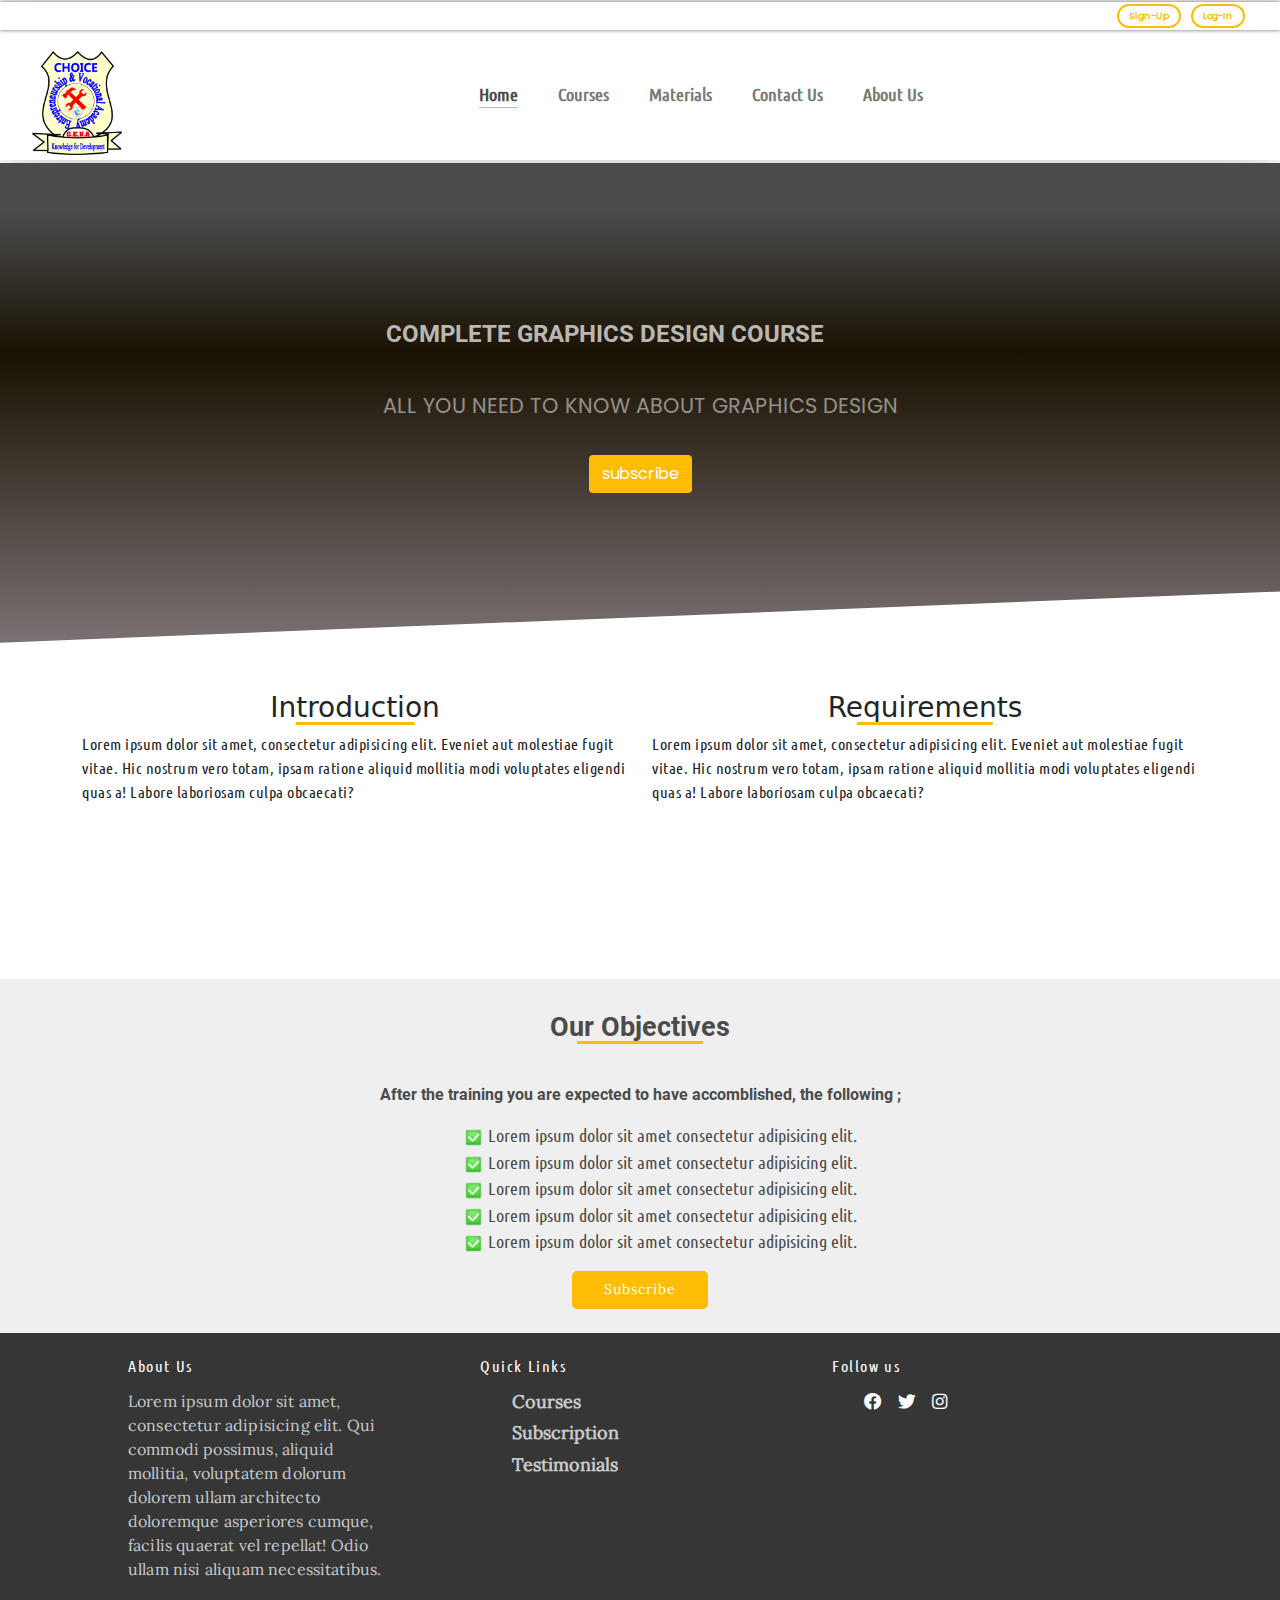
<file: courses_page/courses_details.html>
<!DOCTYPE html>
<html lang="en">
<head>
    <meta charset="UTF-8">
    <meta http-equiv="X-UA-Compatible" content="IE=edge">
    <meta name="viewport" content="width=device-width, initial-scale=1.0">
    <!-- <link rel="stylesheet" href="css/all.min.css"> -->
    <link rel="stylesheet" href="../css/fontawesome/fontawesome/css/all.min.css">
    <link rel="stylesheet" href="../css/bootstrap.min.css">
    <link rel="stylesheet" href="../css/style.css">
    <link rel="stylesheet" href="../css/courses.css">
    <link rel="stylesheet" href="../css/animate4.min.css">
    <link rel="stylesheet" href="../css/courses_details.css">
    <link rel="stylesheet" href="../owlcarousel/owlcarousel/dist/assets/owl.carousel.min.css">
    <title>C.E.V.A</title>
</head>
<body>
    <div class="wrapper">
        <header class="main-header shadow-lg ">
            <div class="main-hd--auth">
                <ul class="main-hd--auth--items">
                    <!--<li class="main-hd--auth--item"><form action="sign_up.html" method="get"><button>sign-up</button></form></li>
                    <li class="main-hd--auth--item"><form action="login.html" method="get"><button>log-in</button</form></li>
                    -->
                        <li class="main-hd--auth--item"><a href="sign_up.html">sign-up</a></li>
                    <li class="main-hd--auth--item"><a href="login.html">log-in</a></li>
                </ul>
            </div>


            <div class="header-container">
                <div class="header__logo">
                    <img src="../img/ceva_logo.png" alt="ceva logo, the companies trade mark">
                </div>
                <div class="hamburger-menu">
               <button class="hamburger-btn">
                   <span class="sr-only">Menu</span>
                   <i class="fa fa=light fa-bars" style="font-size:1.5em;"></i>
               </button>
            </div>
                <nav class="nav_container ">
                    <ul class="nav-items">
                        <li class="nav-item active"><a href="index.html"><span>Home</span></a></li>
                        <li class="nav-item"><a href="courses.html"><span>Courses</span></a></li>
                        <li class="nav-item"><a href="index.html#materials"><span>Materials</span></a></li>
                        <li class="nav-item"><a href="index.html#contact_us"><span>Contact Us</span></a></li>
                        <li class="nav-item"><a href="index.html#about_us"><span>About Us</span></a></li>
                    </ul>
                </nav>
            </div>
        </header>
        <section class="courses-sub">
            <div class="courses-sub__action">
                <h3>CompletE gRAPHICS DESIGN COURSE</h3>
                <h5>
                    all you need to know about graphics design
                </h5>
                <div class="button-wrapper">
                    <a href="../sign-up.html" class="btn">
                        subscribe
                    </a>
                </div>
            </div>
        </section>

        <section style="height:18em">
            <div class="container my-5">
                <div class="row d-flex align-items-center">
                    <div class="col-6">
                        <div class="intro">
                            <header class="text-center header">
                                <h3><span>Introduction</span></h3>
                            </header>
                            <div class="intro__contents paragraph">
                                <p>
                                    Lorem ipsum dolor sit amet, consectetur adipisicing elit. Eveniet aut molestiae fugit vitae. 
                                    Hic nostrum vero totam, ipsam ratione aliquid mollitia modi voluptates eligendi quas a! Labore laboriosam culpa obcaecati?
                                </p>
                            </div>
                        </div>
                    </div>
                    <div class="col-6">
                        <div class="requirement">
                            <header class="text-center header">
                                <h3><span>Requirements</span></h3>
                            </header>
                            <div class="requirement__contents paragraph">
                                <p>
                                    Lorem ipsum dolor sit amet, consectetur adipisicing elit. Eveniet aut molestiae fugit vitae. 
                                    Hic nostrum vero totam, ipsam ratione aliquid mollitia modi voluptates eligendi quas a! Labore laboriosam culpa obcaecati?
                                </p>
                            </div>
                        </div>
                    </div>
                </div>
            </div>
        </section>

        <section class="objectives">
        <header>
            <h3><span>Our Objectives</span></h3>
           
        </header>

        <div class="objectives__content">
            <p>
                After the training you are expected to have accomblished, the following ;
            </p>
            <ul>
                <li><span><img src="../img/mark_icon.png" style="width:1.7em; padding-left:0.5em"> </span>Lorem ipsum dolor sit amet consectetur adipisicing elit.</li>
                <li><span><img src="../img/mark_icon.png" style="width:1.7em; padding-left:0.5em"> </span>Lorem ipsum dolor sit amet consectetur adipisicing elit.</li>
                <li><span><img src="../img/mark_icon.png" style="width:1.7em; padding-left:0.5em"> </span>Lorem ipsum dolor sit amet consectetur adipisicing elit.</li>
                <li><span><img src="../img/mark_icon.png" style="width:1.7em; padding-left:0.5em"> </span>Lorem ipsum dolor sit amet consectetur adipisicing elit.</li>
                <li><span><img src="../img/mark_icon.png" style="width:1.7em; padding-left:0.5em"> </span>Lorem ipsum dolor sit amet consectetur adipisicing elit.</li>
               
            </ul>
        </div>

        <div class="pb-4">
            <a href="../sign-up.html" class="btn callToAction callToAction__big">
                Subscribe
            </a>
        </div>
        </section>
        <footer>
            <div class="footer-container">
            <div class="footer-info">
                <h5>About Us</h5>
                <p>Lorem ipsum dolor sit amet, consectetur adipisicing elit. Qui commodi possimus, aliquid mollitia, voluptatem dolorum dolorem ullam architecto doloremque asperiores cumque, facilis quaerat vel repellat! Odio ullam nisi aliquam necessitatibus.</p>
            </div>
            <div class="footer-links">
                <h5>Quick Links</h5>
                <ul classs="footer-links__items">
                    <li class="footer-links__items__item"><a href="" >Courses</a></li>
                    <li class="footer-links__items__item"><a href="">Subscription</a></li>
                    <li class="footer-links__items__item"><a href="">Testimonials</a></li>
                </ul>
            </div>
            <div class="footer-media">
                <h5>Follow us</h5>
                <ul class="footer-media__items">
                    <li class="footer-media__items__item"><a href="" ><i class="fab fa-facebook"></i></a></li>
                    <li class="footer-media__items__item"><a href=""><i class="fab fa-twitter"></i></a></li>
                    <li class="footer-media__items__item"><a href=""><i class="fab fa-instagram"></i></a></li>
                </ul>
            </div>
            </div>
        </footer>
        
    </div>
</body>
</html>
</file>
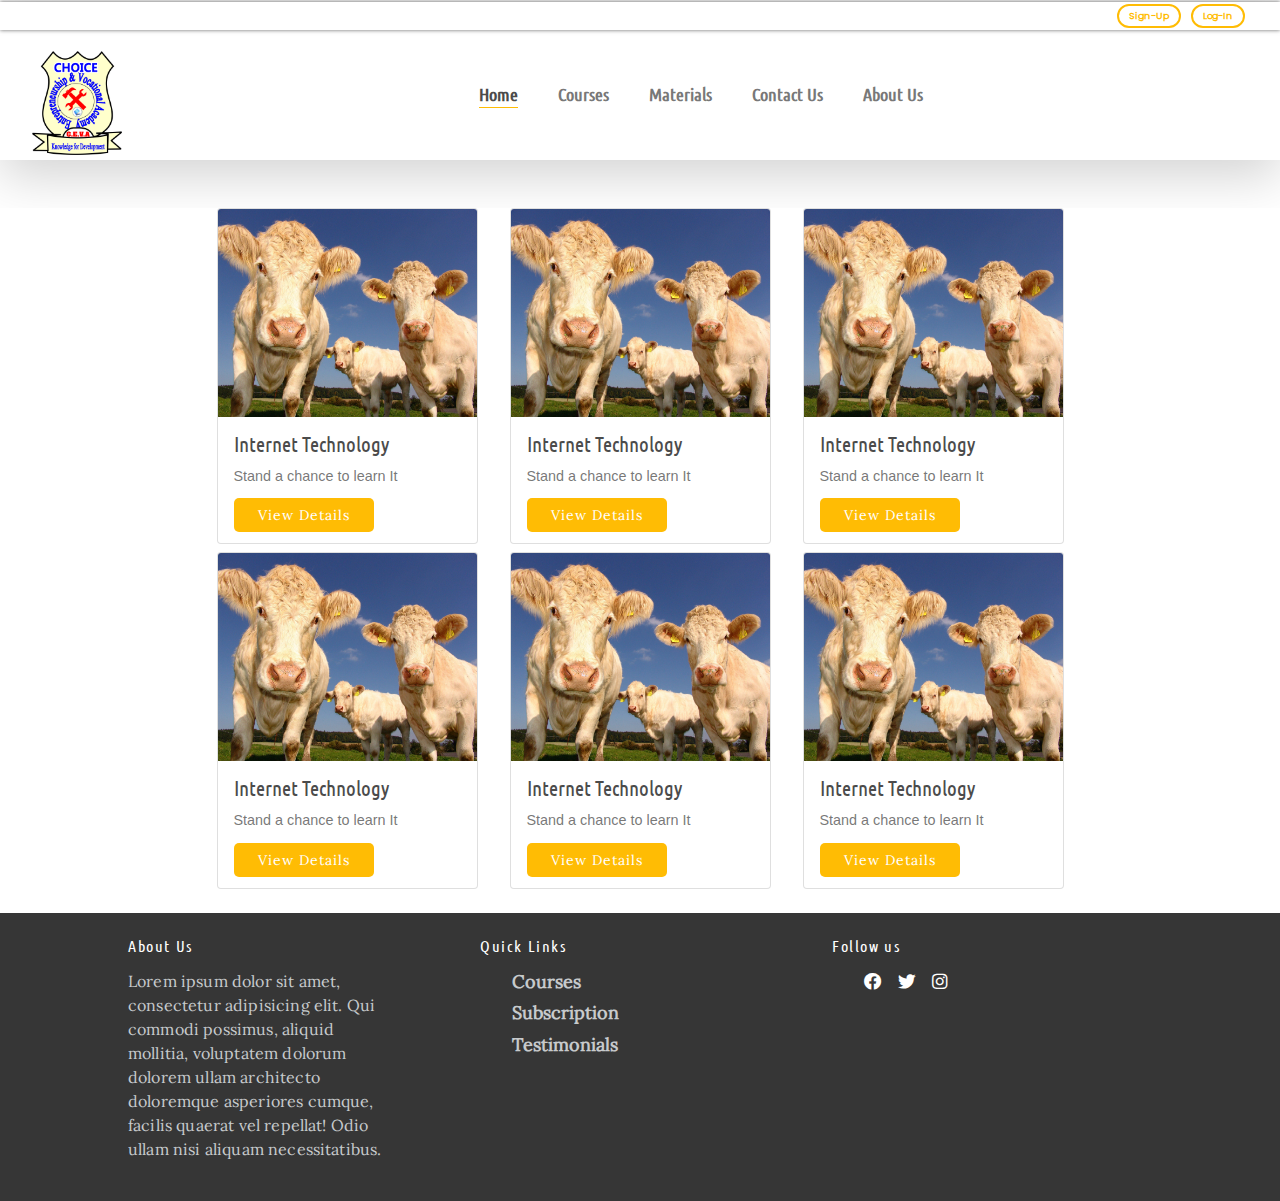
<file: courses_page/ict.html>
<!DOCTYPE html>
<html lang="en">
    <meta charset="UTF-8">
    <meta http-equiv="X-UA-Compatible" content="IE=edge">
    <meta name="viewport" content="width=device-width, initial-scale=1.0">
    <!-- <link rel="stylesheet" href="css/all.min.css"> -->
    <link rel="stylesheet" href="../css/fontawesome/fontawesome/css/all.min.css">
    <link rel="stylesheet" href="../css/bootstrap.min.css">
    <link rel="stylesheet" href="../css/style.css">
    <link rel="stylesheet" href="../css/animate4.min.css">
    <link rel="stylesheet" href="../owlcarousel/owlcarousel/dist/assets/owl.carousel.min.css">
    <title>C.E.V.A</title>
</head>
<body>
    <div class="wrapper">
        <header class="main-header shadow-lg ">
            <div class="main-hd--auth">
                <ul class="main-hd--auth--items">
                    <!--<li class="main-hd--auth--item"><form action="sign_up.html" method="get"><button>sign-up</button></form></li>
                    <li class="main-hd--auth--item"><form action="login.html" method="get"><button>log-in</button</form></li>
                    -->
                        <li class="main-hd--auth--item"><a href="sign_up.html">sign-up</a></li>
                    <li class="main-hd--auth--item"><a href="login.html">log-in</a></li>
                </ul>
            </div>


            <div class="header-container">
                <div class="header__logo">
                    <img src="../img/ceva_logo.png" alt="ceva logo, the companies trade mark">
                </div>
                <div class="hamburger-menu">
               <button class="hamburger-btn">
                   <span class="sr-only">Menu</span>
                   <i class="fa fa=light fa-bars" style="font-size:1.5em;"></i>
               </button>
            </div>
                <nav class="nav_container ">
                    <ul class="nav-items">
                        <li class="nav-item active"><a href="index.html"><span>Home</span></a></li>
                        <li class="nav-item"><a href="courses.html"><span>Courses</span></a></li>
                        <li class="nav-item"><a href="index.html#materials"><span>Materials</span></a></li>
                        <li class="nav-item"><a href="index.html#contact_us"><span>Contact Us</span></a></li>
                        <li class="nav-item"><a href="index.html#about_us"><span>About Us</span></a></li>
                    </ul>
                </nav>
            </div>
        </header>
        <section class="courses bg-body mt-1" >
            <div class="container mt-5 mb-4">
                <div class="row d-fllex justify-content-center gap-2">
                    <div class="col-lg-3 col-md-2 col-sm-1">
                        <div class="card">
                            <img src="../img/agric1.jpg" alt="" class="card-img-top img-size">
                            <div class="card-body">
                                <h3>Internet Technology</h3>
                                <p>Stand a chance to learn It</p>
                                <a href="courses_details.html" class="callToAction">View Details</a>
                            </div>
                        </div>
                    </div>
                    <div class="col-lg-3 col-md-2 col-sm-1">
                        <div class="card">
                            <img src="../img/agric1.jpg" alt="" class="card-img-top img-size">
                            <div class="card-body">
                                <h3>Internet Technology</h3>
                                <p>Stand a chance to learn It</p>
                                <a href="courses_details.html" class="callToAction">View Details</a>
                            </div>
                        </div>
                    </div>
                    <div class="col-lg-3 col-md-2 col-sm-1">
                        <div class="card">
                            <img src="../img/agric1.jpg" alt="" class="card-img-top img-size">
                            <div class="card-body">
                                <h3>Internet Technology</h3>
                                <p>Stand a chance to learn It</p>
                                <a href="courses_details.html" class="callToAction">View Details</a>
                            </div>
                        </div>
                    </div>
                    <div class="col-lg-3 col-md-2 col-sm-1">
                        <div class="card">
                            <img src="../img/agric1.jpg" alt="" class="card-img-top img-size">
                            <div class="card-body">
                                <h3>Internet Technology</h3>
                                <p>Stand a chance to learn It</p>
                                <a href="courses_details.html" class="callToAction">View Details</a>
                            </div>
                        </div>
                    </div>
                    <div class="col-lg-3 col-md-2 col-sm-1">
                        <div class="card">
                            <img src="../img/agric1.jpg" alt="" class="card-img-top img-size">
                            <div class="card-body">
                                <h3>Internet Technology</h3>
                                <p>Stand a chance to learn It</p>
                                <a href="courses_details.html" class="callToAction">View Details</a>
                            </div>
                        </div>
                    </div>
                    <div class="col-lg-3 col-md-2 col-sm-1">
                        <div class="card">
                            <img src="../img/agric1.jpg" alt="" class="card-img-top img-size">
                            <div class="card-body">
                                <h3>Internet Technology</h3>
                                <p>Stand a chance to learn It</p>
                                <a href="courses_details.html" class="callToAction">View Details</a>
                            </div>
                        </div>
                    </div>
                 </div>

                   
            </div>
        </section>

        <footer>
            <div class="footer-container">
            <div class="footer-info">
                <h5>About Us</h5>
                <p>Lorem ipsum dolor sit amet, consectetur adipisicing elit. Qui commodi possimus, aliquid mollitia, voluptatem dolorum dolorem ullam architecto doloremque asperiores cumque, facilis quaerat vel repellat! Odio ullam nisi aliquam necessitatibus.</p>
            </div>
            <div class="footer-links">
                <h5>Quick Links</h5>
                <ul classs="footer-links__items">
                    <li class="footer-links__items__item"><a href="" >Courses</a></li>
                    <li class="footer-links__items__item"><a href="">Subscription</a></li>
                    <li class="footer-links__items__item"><a href="">Testimonials</a></li>
                </ul>
            </div>
            <div class="footer-media">
                <h5>Follow us</h5>
                <ul class="footer-media__items">
                    <li class="footer-media__items__item"><a href="" ><i class="fab fa-facebook"></i></a></li>
                    <li class="footer-media__items__item"><a href=""><i class="fab fa-twitter"></i></a></li>
                    <li class="footer-media__items__item"><a href=""><i class="fab fa-instagram"></i></a></li>
                </ul>
            </div>
            </div>
        </footer>

        </div>
    
</body>
</html>
</file>
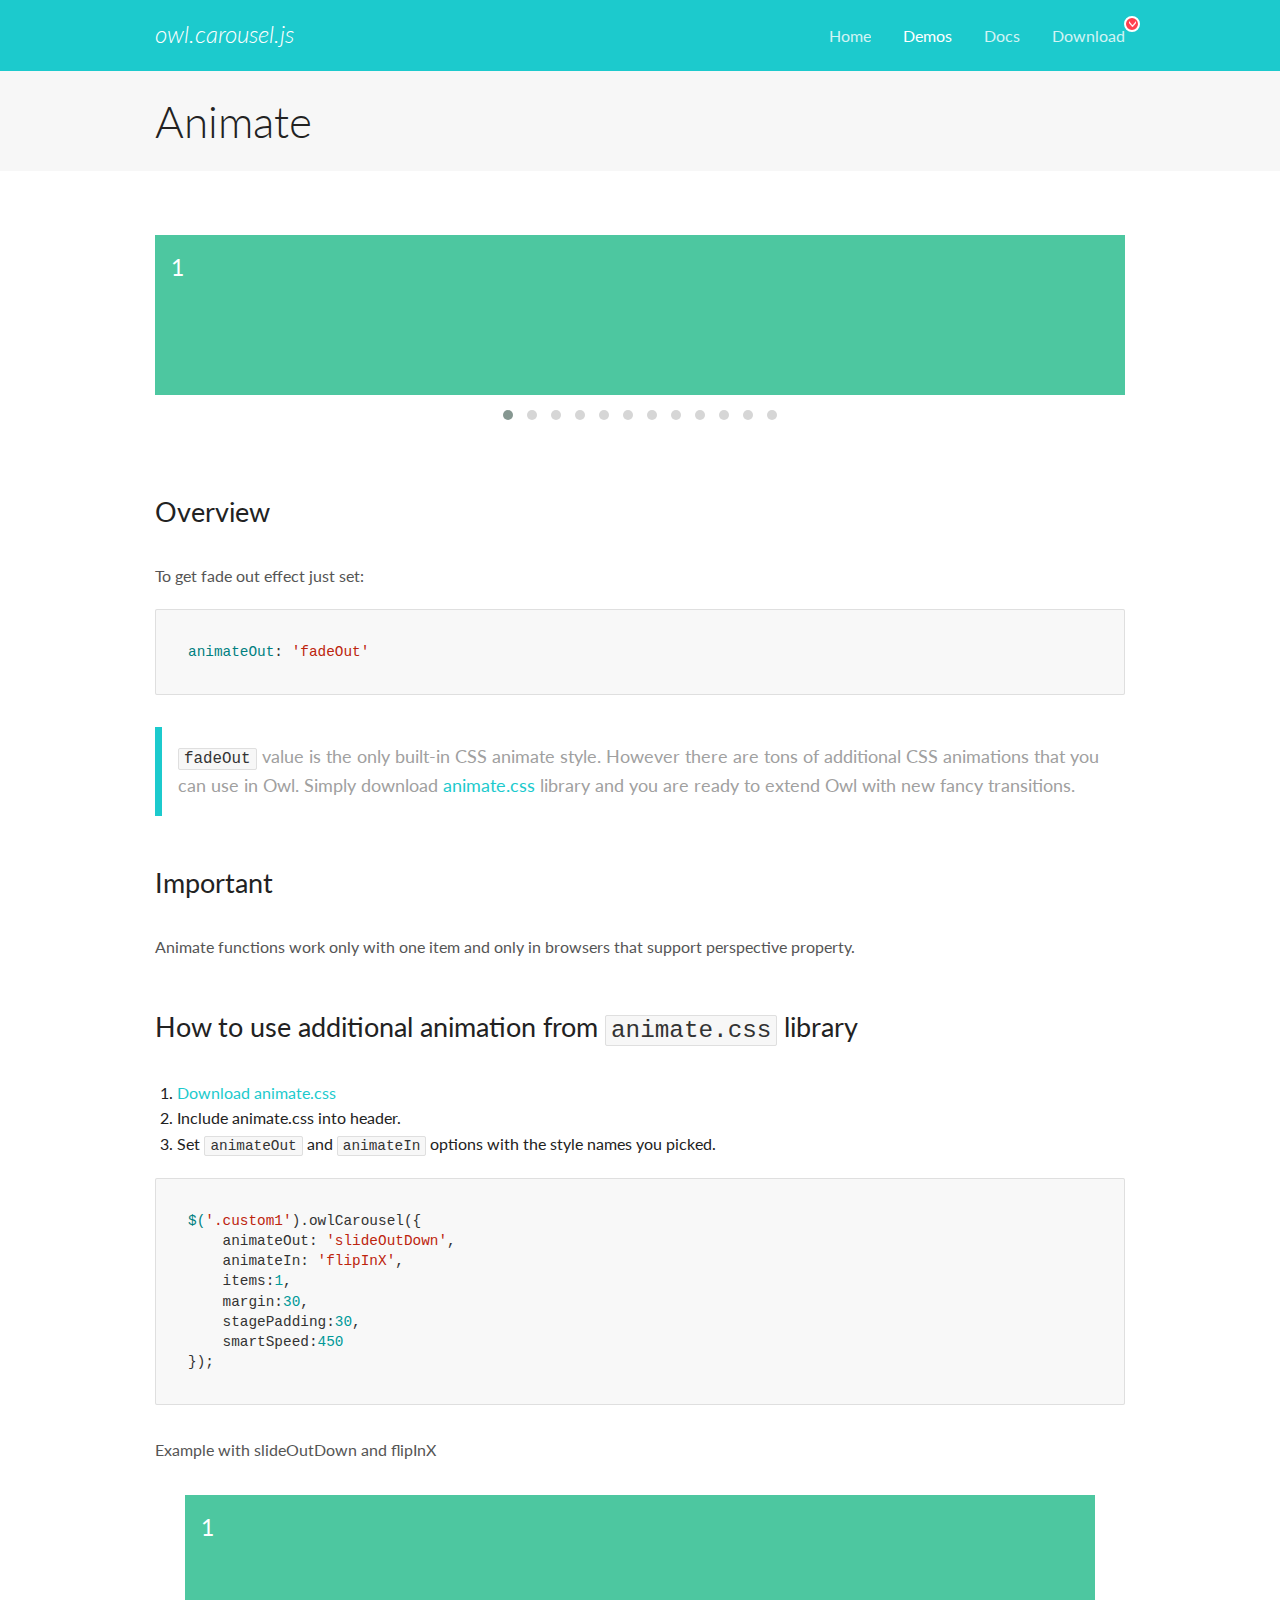
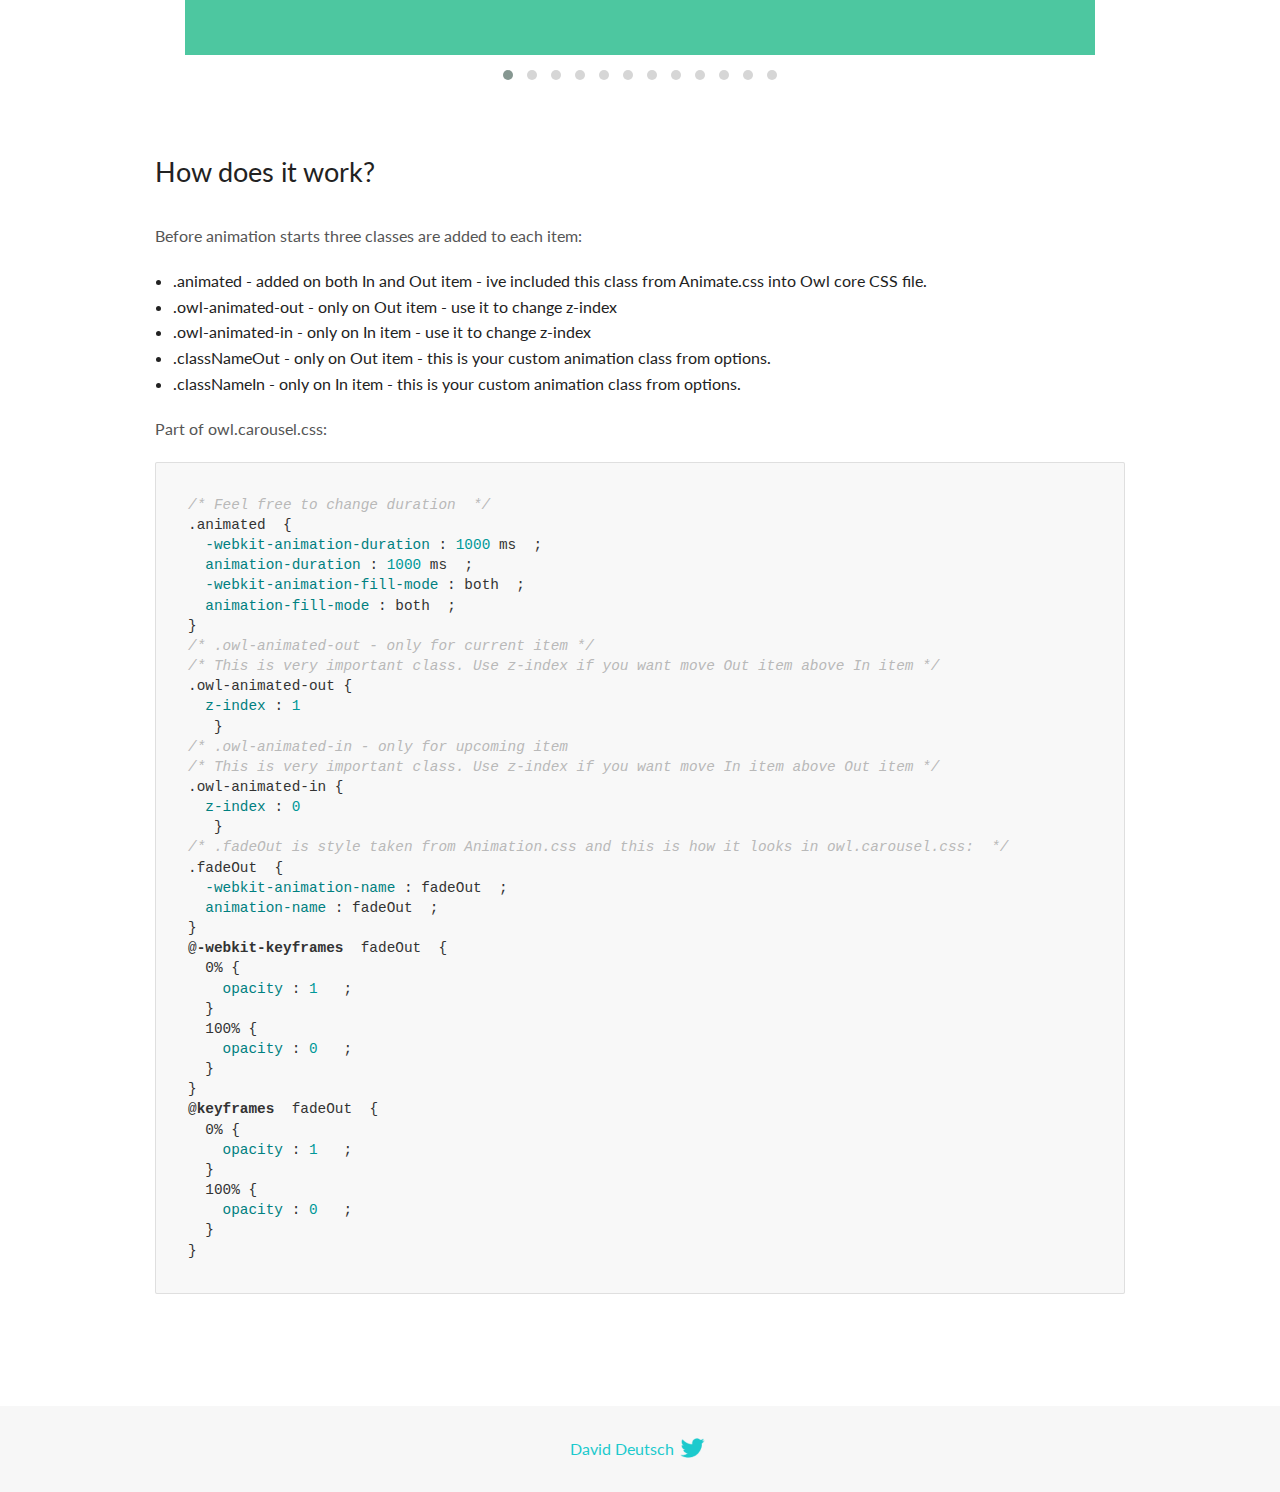
<file: owlcarousel/owlcarousel/docs/demos/animate.html>
<!DOCTYPE html>
<html lang="en">
  <head>

    <!-- head -->
    <meta charset="utf-8">
    <meta name="msapplication-tap-highlight" content="no" />
    <meta name="viewport" content="width=device-width, initial-scale=1.0" />
    <meta name="description" content="Animate carousel">
    <meta name="author" content="David Deutsch">
    <title>
      Animate Demo | Owl Carousel | 2.3.4
    </title>

    <!-- Stylesheets -->
    <link href='https://fonts.googleapis.com/css?family=Lato:300,400,700,400italic,300italic' rel='stylesheet' type='text/css'>
    <link rel="stylesheet" href="../assets/css/docs.theme.min.css">

    <!-- Owl Stylesheets -->
    <link rel="stylesheet" href="../assets/owlcarousel/assets/owl.carousel.min.css">
    <link rel="stylesheet" href="../assets/owlcarousel/assets/owl.theme.default.min.css">

    <!-- HTML5 shim and Respond.js IE8 support of HTML5 elements and media queries -->

    <!--[if lt IE 9]>
      <script src="https://oss.maxcdn.com/libs/html5shiv/3.7.0/html5shiv.js"></script>
      <script src="https://oss.maxcdn.com/libs/respond.js/1.3.0/respond.min.js"></script>
    <![endif]-->

    <!-- Favicons -->
    <link rel="apple-touch-icon-precomposed" sizes="144x144" href="../assets/ico/apple-touch-icon-144-precomposed.png">
    <link rel="shortcut icon" href="../assets/ico/favicon.png">
    <link rel="shortcut icon" href="favicon.ico">

    <!-- Yeah i know js should not be in header. Its required for demos.-->

    <!-- javascript -->
    <script src="../assets/vendors/jquery.min.js"></script>
    <script src="../assets/owlcarousel/owl.carousel.js"></script>
  </head>
  <body>

    <!-- header -->
    <header class="header">
      <div class="row">
        <div class="large-12 columns">
          <div class="brand left">
            <h3>
              <a href="/OwlCarousel2/">owl.carousel.js</a> 
            </h3>
          </div>
          <a id="toggle-nav" class="right">
            <span></span> <span></span> <span></span> 
          </a> 
          <div class="nav-bar">
            <ul class="clearfix">
              <li> <a href="/OwlCarousel2/index.html">Home</a>  </li>
              <li class="active">
                <a href="/OwlCarousel2/demos/demos.html">Demos</a> 
              </li>
              <li> <a href="/OwlCarousel2/docs/started-welcome.html">Docs</a>  </li>
              <li>
                <a href="https://github.com/OwlCarousel2/OwlCarousel2/archive/2.3.4.zip">Download</a> 
                <span class="download"></span> 
              </li>
            </ul>
          </div>
        </div>
      </div>
    </header>

    <!-- title -->
    <section class="title">
      <div class="row">
        <div class="large-12 columns">
          <h1>Animate</h1>
        </div>
      </div>
    </section>

    <!--  Demos -->
    <section id="demos">
      <div class="row">
        <div class="large-12 columns">
          <div class="fadeOut owl-carousel owl-theme">
            <div class="item">
              <h4>1</h4>
            </div>
            <div class="item">
              <h4>2</h4>
            </div>
            <div class="item">
              <h4>3</h4>
            </div>
            <div class="item">
              <h4>4</h4>
            </div>
            <div class="item">
              <h4>5</h4>
            </div>
            <div class="item">
              <h4>6</h4>
            </div>
            <div class="item">
              <h4>7</h4>
            </div>
            <div class="item">
              <h4>8</h4>
            </div>
            <div class="item">
              <h4>9</h4>
            </div>
            <div class="item">
              <h4>10</h4>
            </div>
            <div class="item">
              <h4>11</h4>
            </div>
            <div class="item">
              <h4>12</h4>
            </div>
          </div>
          <h3 id="overview">Overview</h3>
          <p>To get fade out effect just set:</p>
          <pre><code>animateOut: &#39;fadeOut&#39;</code></pre>
          <blockquote>
            <p><code>fadeOut</code> value is the only built-in CSS animate style. However there are tons of additional CSS animations that you can use in Owl. Simply download
              <a href="https://daneden.github.io/animate.css/">animate.css</a>  library and you are ready to extend Owl with new fancy transitions.</p>
          </blockquote>
          <h3 id="important">Important</h3>
          <p>Animate functions work only with one item and only in browsers that support perspective property.</p>
          <h3 id="how-to-use-additional-animation-from-animate-css-library">How to use additional animation from <code>animate.css</code> library</h3>
          <ol>
            <li> <a href="https://daneden.github.io/animate.css/">Download animate.css</a>  </li>
            <li>Include animate.css into header.</li>
            <li>Set <code>animateOut</code> and <code>animateIn</code> options with the style names you picked.</li>
          </ol>
          <pre><code>$(&#39;.custom1&#39;).owlCarousel({
    animateOut: &#39;slideOutDown&#39;,
    animateIn: &#39;flipInX&#39;,
    items:1,
    margin:30,
    stagePadding:30,
    smartSpeed:450
});</code></pre>
          <p>Example with slideOutDown and flipInX</p>
          <div class="custom1 owl-carousel owl-theme">
            <div class="item">
              <h4>1</h4>
            </div>
            <div class="item">
              <h4>2</h4>
            </div>
            <div class="item">
              <h4>3</h4>
            </div>
            <div class="item">
              <h4>4</h4>
            </div>
            <div class="item">
              <h4>5</h4>
            </div>
            <div class="item">
              <h4>6</h4>
            </div>
            <div class="item">
              <h4>7</h4>
            </div>
            <div class="item">
              <h4>8</h4>
            </div>
            <div class="item">
              <h4>9</h4>
            </div>
            <div class="item">
              <h4>10</h4>
            </div>
            <div class="item">
              <h4>11</h4>
            </div>
            <div class="item">
              <h4>12</h4>
            </div>
          </div>
          <h3 id="how-does-it-work-">How does it work?</h3>
          <p>Before animation starts three classes are added to each item:</p>
          <ul>
            <li>.animated - added on both In and Out item - ive included this class from Animate.css into Owl core CSS file.</li>
            <li>.owl-animated-out - only on Out item - use it to change z-index</li>
            <li>.owl-animated-in - only on In item - use it to change z-index</li>
            <li>.classNameOut - only on Out item - this is your custom animation class from options.</li>
            <li>.classNameIn - only on In item - this is your custom animation class from options.</li>
          </ul>
          <p>Part of owl.carousel.css:</p>
          <pre><code class="language-css"><span class="comment">/* Feel free to change duration  */</span> 
<span class="class">.animated</span>  <span class="rules">{
  <span class="rule"><span class="attribute">-webkit-animation-duration</span> :<span class="value"> <span class="number">1000</span> ms</span> </span> ;
  <span class="rule"><span class="attribute">animation-duration</span> :<span class="value"> <span class="number">1000</span> ms</span> </span> ;
  <span class="rule"><span class="attribute">-webkit-animation-fill-mode</span> :<span class="value"> both</span> </span> ;
  <span class="rule"><span class="attribute">animation-fill-mode</span> :<span class="value"> both</span> </span> ;
<span class="rule">}</span> </span> 
<span class="comment">/* .owl-animated-out - only for current item */</span> 
<span class="comment">/* This is very important class. Use z-index if you want move Out item above In item */</span> 
<span class="class">.owl-animated-out</span> <span class="rules">{
  <span class="rule"><span class="attribute">z-index</span> :<span class="value"> <span class="number">1</span> 
</span> </span> </span> }
<span class="comment">/* .owl-animated-in - only for upcoming item
/* This is very important class. Use z-index if you want move In item above Out item */</span> 
<span class="class">.owl-animated-in</span> <span class="rules">{
  <span class="rule"><span class="attribute">z-index</span> :<span class="value"> <span class="number">0</span> 
</span> </span> </span> }
<span class="comment">/* .fadeOut is style taken from Animation.css and this is how it looks in owl.carousel.css:  */</span> 
<span class="class">.fadeOut</span>  <span class="rules">{
  <span class="rule"><span class="attribute">-webkit-animation-name</span> :<span class="value"> fadeOut</span> </span> ;
  <span class="rule"><span class="attribute">animation-name</span> :<span class="value"> fadeOut</span> </span> ;
<span class="rule">}</span> </span> 
<span class="at_rule">@<span class="keyword">-webkit-keyframes</span>  fadeOut </span> {
  0% <span class="rules">{
    <span class="rule"><span class="attribute">opacity</span> :<span class="value"> <span class="number">1</span> </span> </span> ;
  <span class="rule">}</span> </span> 
  100% <span class="rules">{
    <span class="rule"><span class="attribute">opacity</span> :<span class="value"> <span class="number">0</span> </span> </span> ;
  <span class="rule">}</span> </span> 
}
<span class="at_rule">@<span class="keyword">keyframes</span>  fadeOut </span> {
  0% <span class="rules">{
    <span class="rule"><span class="attribute">opacity</span> :<span class="value"> <span class="number">1</span> </span> </span> ;
  <span class="rule">}</span> </span> 
  100% <span class="rules">{
    <span class="rule"><span class="attribute">opacity</span> :<span class="value"> <span class="number">0</span> </span> </span> ;
  <span class="rule">}</span> </span> 
}</code></pre>
          <link rel="stylesheet" href="../assets/css/animate.css">
          <script>
            jQuery(document).ready(function($) {
              $('.fadeOut').owlCarousel({
                items: 1,
                animateOut: 'fadeOut',
                loop: true,
                margin: 10,
              });
              $('.custom1').owlCarousel({
                animateOut: 'slideOutDown',
                animateIn: 'flipInX',
                items: 1,
                margin: 30,
                stagePadding: 30,
                smartSpeed: 450
              });
            });
          </script>
        </div>
      </div>
    </section>

    <!-- footer -->
    <footer class="footer">
      <div class="row">
        <div class="large-12 columns">
          <h5>
            <a href="/OwlCarousel2/docs/support-contact.html">David Deutsch</a> 
            <a id="custom-tweet-button" href="https://twitter.com/share?url=https://github.com/OwlCarousel2/OwlCarousel2&text=Owl Carousel - This is so awesome! " target="_blank"></a> 
          </h5>
        </div>
      </div>
    </footer>

    <!-- vendors -->
    <script src="../assets/vendors/highlight.js"></script>
    <script src="../assets/js/app.js"></script>
  </body>
</html>
</file>
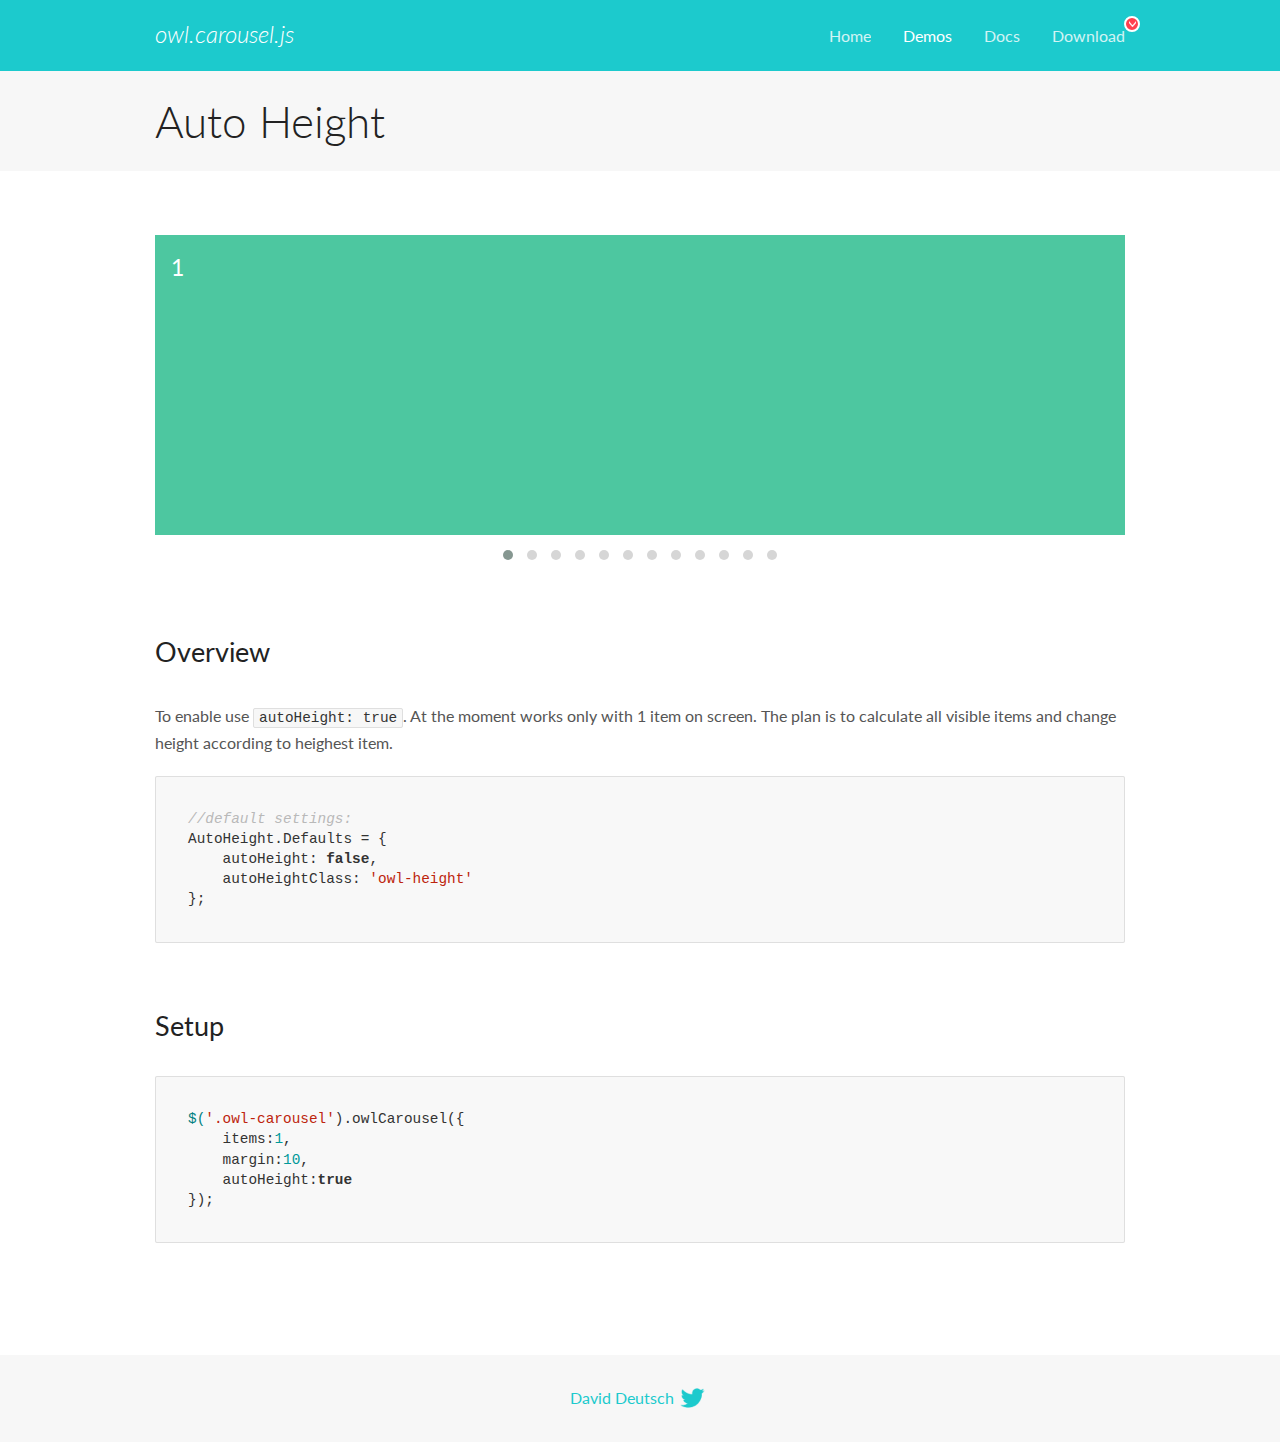
<file: owlcarousel/owlcarousel/docs/demos/autoheight.html>
<!DOCTYPE html>
<html lang="en">
  <head>

    <!-- head -->
    <meta charset="utf-8">
    <meta name="msapplication-tap-highlight" content="no" />
    <meta name="viewport" content="width=device-width, initial-scale=1.0" />
    <meta name="description" content="autoHeight usage demo">
    <meta name="author" content="David Deutsch">
    <title>
      Auto Height Demo | Owl Carousel | 2.3.4
    </title>

    <!-- Stylesheets -->
    <link href='https://fonts.googleapis.com/css?family=Lato:300,400,700,400italic,300italic' rel='stylesheet' type='text/css'>
    <link rel="stylesheet" href="../assets/css/docs.theme.min.css">

    <!-- Owl Stylesheets -->
    <link rel="stylesheet" href="../assets/owlcarousel/assets/owl.carousel.min.css">
    <link rel="stylesheet" href="../assets/owlcarousel/assets/owl.theme.default.min.css">

    <!-- HTML5 shim and Respond.js IE8 support of HTML5 elements and media queries -->

    <!--[if lt IE 9]>
      <script src="https://oss.maxcdn.com/libs/html5shiv/3.7.0/html5shiv.js"></script>
      <script src="https://oss.maxcdn.com/libs/respond.js/1.3.0/respond.min.js"></script>
    <![endif]-->

    <!-- Favicons -->
    <link rel="apple-touch-icon-precomposed" sizes="144x144" href="../assets/ico/apple-touch-icon-144-precomposed.png">
    <link rel="shortcut icon" href="../assets/ico/favicon.png">
    <link rel="shortcut icon" href="favicon.ico">

    <!-- Yeah i know js should not be in header. Its required for demos.-->

    <!-- javascript -->
    <script src="../assets/vendors/jquery.min.js"></script>
    <script src="../assets/owlcarousel/owl.carousel.js"></script>
  </head>
  <body>

    <!-- header -->
    <header class="header">
      <div class="row">
        <div class="large-12 columns">
          <div class="brand left">
            <h3>
              <a href="/OwlCarousel2/">owl.carousel.js</a> 
            </h3>
          </div>
          <a id="toggle-nav" class="right">
            <span></span> <span></span> <span></span> 
          </a> 
          <div class="nav-bar">
            <ul class="clearfix">
              <li> <a href="/OwlCarousel2/index.html">Home</a>  </li>
              <li class="active">
                <a href="/OwlCarousel2/demos/demos.html">Demos</a> 
              </li>
              <li> <a href="/OwlCarousel2/docs/started-welcome.html">Docs</a>  </li>
              <li>
                <a href="https://github.com/OwlCarousel2/OwlCarousel2/archive/2.3.4.zip">Download</a> 
                <span class="download"></span> 
              </li>
            </ul>
          </div>
        </div>
      </div>
    </header>

    <!-- title -->
    <section class="title">
      <div class="row">
        <div class="large-12 columns">
          <h1>Auto Height</h1>
        </div>
      </div>
    </section>

    <!--  Demos -->
    <section id="demos">
      <div class="row">
        <div class="large-12 columns">
          <div class="owl-carousel owl-theme">
            <div class="item" style="height:300px">
              <h4>1</h4>
            </div>
            <div class="item" style="height:100px">
              <h4>2</h4>
            </div>
            <div class="item" style="height:500px">
              <h4>3</h4>
            </div>
            <div class="item" style="height:250px">
              <h4>4</h4>
            </div>
            <div class="item" style="height:400px">
              <h4>5</h4>
            </div>
            <div class="item" style="height:500px">
              <h4>6</h4>
            </div>
            <div class="item" style="height:600px">
              <h4>7</h4>
            </div>
            <div class="item" style="height:400px">
              <h4>8</h4>
            </div>
            <div class="item" style="height:300px">
              <h4>9</h4>
            </div>
            <div class="item" style="height:350px">
              <h4>10</h4>
            </div>
            <div class="item" style="height:200px">
              <h4>11</h4>
            </div>
            <div class="item" style="height:150px">
              <h4>12</h4>
            </div>
          </div>
          <h3 id="overview">Overview</h3>
          <p>To enable use <code>autoHeight: true</code>. At the moment works only with 1 item on screen. The plan is to calculate all visible items and change height according to heighest item.</p>
          <pre><code>//default settings:
AutoHeight.Defaults = {
    autoHeight: false,
    autoHeightClass: &#39;owl-height&#39;
};</code></pre>
          <h3 id="setup">Setup</h3>
          <pre><code>$(&#39;.owl-carousel&#39;).owlCarousel({
    items:1,
    margin:10,
    autoHeight:true
});</code></pre>
          <script>
            $(document).ready(function() {
              $('.owl-carousel').owlCarousel({
                items: 1,
                margin: 10,
                autoHeight: true
              });
            })
          </script>
        </div>
      </div>
    </section>

    <!-- footer -->
    <footer class="footer">
      <div class="row">
        <div class="large-12 columns">
          <h5>
            <a href="/OwlCarousel2/docs/support-contact.html">David Deutsch</a> 
            <a id="custom-tweet-button" href="https://twitter.com/share?url=https://github.com/OwlCarousel2/OwlCarousel2&text=Owl Carousel - This is so awesome! " target="_blank"></a> 
          </h5>
        </div>
      </div>
    </footer>

    <!-- vendors -->
    <script src="../assets/vendors/highlight.js"></script>
    <script src="../assets/js/app.js"></script>
  </body>
</html>
</file>
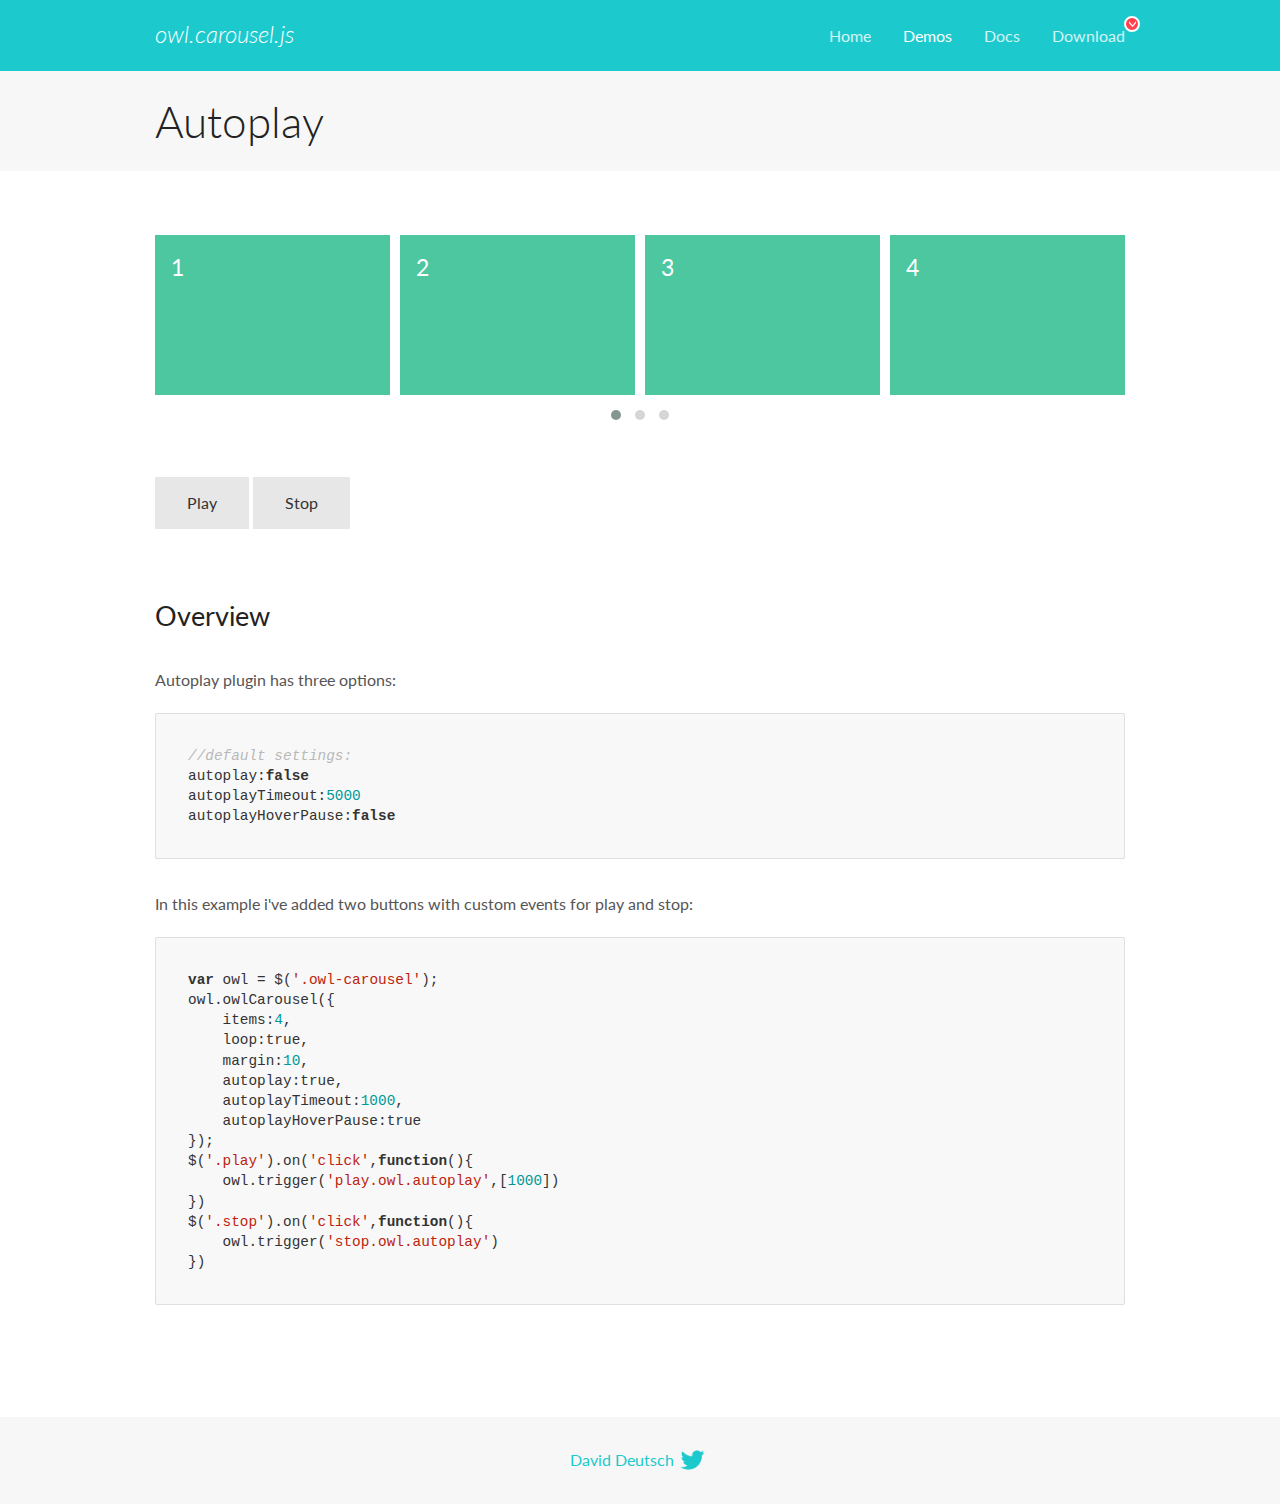
<file: owlcarousel/owlcarousel/docs/demos/autoplay.html>
<!DOCTYPE html>
<html lang="en">
  <head>

    <!-- head -->
    <meta charset="utf-8">
    <meta name="msapplication-tap-highlight" content="no" />
    <meta name="viewport" content="width=device-width, initial-scale=1.0" />
    <meta name="description" content="Autoplay usage demo">
    <meta name="author" content="David Deutsch">
    <title>
      Autoplay Demo | Owl Carousel | 2.3.4
    </title>

    <!-- Stylesheets -->
    <link href='https://fonts.googleapis.com/css?family=Lato:300,400,700,400italic,300italic' rel='stylesheet' type='text/css'>
    <link rel="stylesheet" href="../assets/css/docs.theme.min.css">

    <!-- Owl Stylesheets -->
    <link rel="stylesheet" href="../assets/owlcarousel/assets/owl.carousel.min.css">
    <link rel="stylesheet" href="../assets/owlcarousel/assets/owl.theme.default.min.css">

    <!-- HTML5 shim and Respond.js IE8 support of HTML5 elements and media queries -->

    <!--[if lt IE 9]>
      <script src="https://oss.maxcdn.com/libs/html5shiv/3.7.0/html5shiv.js"></script>
      <script src="https://oss.maxcdn.com/libs/respond.js/1.3.0/respond.min.js"></script>
    <![endif]-->

    <!-- Favicons -->
    <link rel="apple-touch-icon-precomposed" sizes="144x144" href="../assets/ico/apple-touch-icon-144-precomposed.png">
    <link rel="shortcut icon" href="../assets/ico/favicon.png">
    <link rel="shortcut icon" href="favicon.ico">

    <!-- Yeah i know js should not be in header. Its required for demos.-->

    <!-- javascript -->
    <script src="../assets/vendors/jquery.min.js"></script>
    <script src="../assets/owlcarousel/owl.carousel.js"></script>
  </head>
  <body>

    <!-- header -->
    <header class="header">
      <div class="row">
        <div class="large-12 columns">
          <div class="brand left">
            <h3>
              <a href="/OwlCarousel2/">owl.carousel.js</a> 
            </h3>
          </div>
          <a id="toggle-nav" class="right">
            <span></span> <span></span> <span></span> 
          </a> 
          <div class="nav-bar">
            <ul class="clearfix">
              <li> <a href="/OwlCarousel2/index.html">Home</a>  </li>
              <li class="active">
                <a href="/OwlCarousel2/demos/demos.html">Demos</a> 
              </li>
              <li> <a href="/OwlCarousel2/docs/started-welcome.html">Docs</a>  </li>
              <li>
                <a href="https://github.com/OwlCarousel2/OwlCarousel2/archive/2.3.4.zip">Download</a> 
                <span class="download"></span> 
              </li>
            </ul>
          </div>
        </div>
      </div>
    </header>

    <!-- title -->
    <section class="title">
      <div class="row">
        <div class="large-12 columns">
          <h1>Autoplay</h1>
        </div>
      </div>
    </section>

    <!--  Demos -->
    <section id="demos">
      <div class="row">
        <div class="large-12 columns">
          <div class="owl-carousel owl-theme">
            <div class="item">
              <h4>1</h4>
            </div>
            <div class="item">
              <h4>2</h4>
            </div>
            <div class="item">
              <h4>3</h4>
            </div>
            <div class="item">
              <h4>4</h4>
            </div>
            <div class="item">
              <h4>5</h4>
            </div>
            <div class="item">
              <h4>6</h4>
            </div>
            <div class="item">
              <h4>7</h4>
            </div>
            <div class="item">
              <h4>8</h4>
            </div>
            <div class="item">
              <h4>9</h4>
            </div>
            <div class="item">
              <h4>10</h4>
            </div>
            <div class="item">
              <h4>11</h4>
            </div>
            <div class="item">
              <h4>12</h4>
            </div>
          </div>
          <a class="button secondary play">Play</a> 
          <a class="button secondary stop">Stop</a> 
          <h3 id="overview">Overview</h3>
          <p>Autoplay plugin has three options:</p>
          <pre><code>//default settings:
autoplay:false
autoplayTimeout:5000
autoplayHoverPause:false</code></pre>
          <p>In this example i&#39;ve added two buttons with custom events for play and stop:</p>
          <pre><code>var owl = $(&#39;.owl-carousel&#39;);
owl.owlCarousel({
    items:4,
    loop:true,
    margin:10,
    autoplay:true,
    autoplayTimeout:1000,
    autoplayHoverPause:true
});
$(&#39;.play&#39;).on(&#39;click&#39;,function(){
    owl.trigger(&#39;play.owl.autoplay&#39;,[1000])
})
$(&#39;.stop&#39;).on(&#39;click&#39;,function(){
    owl.trigger(&#39;stop.owl.autoplay&#39;)
})</code></pre>
          <script>
            $(document).ready(function() {
              var owl = $('.owl-carousel');
              owl.owlCarousel({
                items: 4,
                loop: true,
                margin: 10,
                autoplay: true,
                autoplayTimeout: 1000,
                autoplayHoverPause: true
              });
              $('.play').on('click', function() {
                owl.trigger('play.owl.autoplay', [1000])
              })
              $('.stop').on('click', function() {
                owl.trigger('stop.owl.autoplay')
              })
            })
          </script>
        </div>
      </div>
    </section>

    <!-- footer -->
    <footer class="footer">
      <div class="row">
        <div class="large-12 columns">
          <h5>
            <a href="/OwlCarousel2/docs/support-contact.html">David Deutsch</a> 
            <a id="custom-tweet-button" href="https://twitter.com/share?url=https://github.com/OwlCarousel2/OwlCarousel2&text=Owl Carousel - This is so awesome! " target="_blank"></a> 
          </h5>
        </div>
      </div>
    </footer>

    <!-- vendors -->
    <script src="../assets/vendors/highlight.js"></script>
    <script src="../assets/js/app.js"></script>
  </body>
</html>
</file>
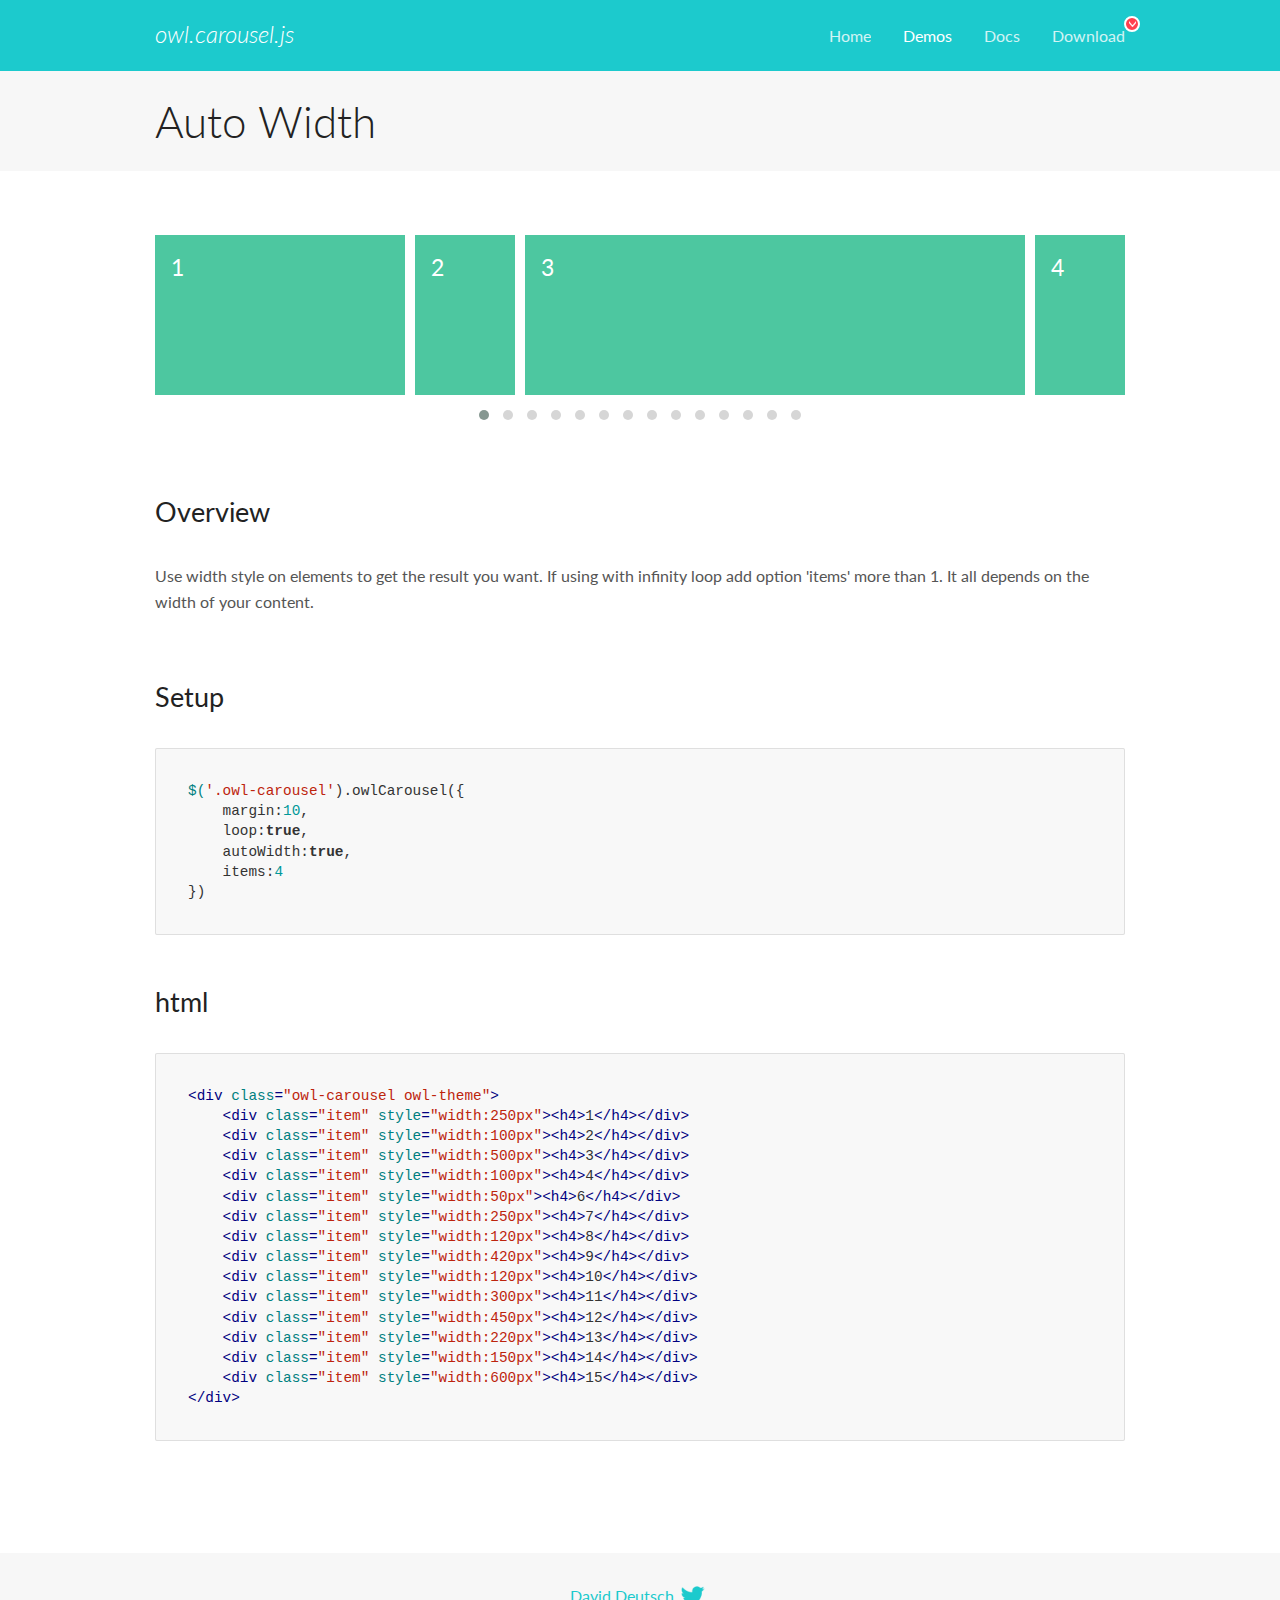
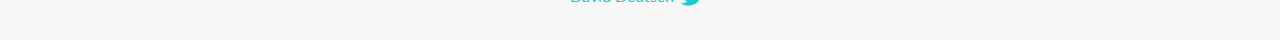
<file: owlcarousel/owlcarousel/docs/demos/autowidth.html>
<!DOCTYPE html>
<html lang="en">
  <head>

    <!-- head -->
    <meta charset="utf-8">
    <meta name="msapplication-tap-highlight" content="no" />
    <meta name="viewport" content="width=device-width, initial-scale=1.0" />
    <meta name="description" content="Auto Width">
    <meta name="author" content="David Deutsch">
    <title>
      Auto Width Demo | Owl Carousel | 2.3.4
    </title>

    <!-- Stylesheets -->
    <link href='https://fonts.googleapis.com/css?family=Lato:300,400,700,400italic,300italic' rel='stylesheet' type='text/css'>
    <link rel="stylesheet" href="../assets/css/docs.theme.min.css">

    <!-- Owl Stylesheets -->
    <link rel="stylesheet" href="../assets/owlcarousel/assets/owl.carousel.min.css">
    <link rel="stylesheet" href="../assets/owlcarousel/assets/owl.theme.default.min.css">

    <!-- HTML5 shim and Respond.js IE8 support of HTML5 elements and media queries -->

    <!--[if lt IE 9]>
      <script src="https://oss.maxcdn.com/libs/html5shiv/3.7.0/html5shiv.js"></script>
      <script src="https://oss.maxcdn.com/libs/respond.js/1.3.0/respond.min.js"></script>
    <![endif]-->

    <!-- Favicons -->
    <link rel="apple-touch-icon-precomposed" sizes="144x144" href="../assets/ico/apple-touch-icon-144-precomposed.png">
    <link rel="shortcut icon" href="../assets/ico/favicon.png">
    <link rel="shortcut icon" href="favicon.ico">

    <!-- Yeah i know js should not be in header. Its required for demos.-->

    <!-- javascript -->
    <script src="../assets/vendors/jquery.min.js"></script>
    <script src="../assets/owlcarousel/owl.carousel.js"></script>
  </head>
  <body>

    <!-- header -->
    <header class="header">
      <div class="row">
        <div class="large-12 columns">
          <div class="brand left">
            <h3>
              <a href="/OwlCarousel2/">owl.carousel.js</a> 
            </h3>
          </div>
          <a id="toggle-nav" class="right">
            <span></span> <span></span> <span></span> 
          </a> 
          <div class="nav-bar">
            <ul class="clearfix">
              <li> <a href="/OwlCarousel2/index.html">Home</a>  </li>
              <li class="active">
                <a href="/OwlCarousel2/demos/demos.html">Demos</a> 
              </li>
              <li> <a href="/OwlCarousel2/docs/started-welcome.html">Docs</a>  </li>
              <li>
                <a href="https://github.com/OwlCarousel2/OwlCarousel2/archive/2.3.4.zip">Download</a> 
                <span class="download"></span> 
              </li>
            </ul>
          </div>
        </div>
      </div>
    </header>

    <!-- title -->
    <section class="title">
      <div class="row">
        <div class="large-12 columns">
          <h1>Auto Width</h1>
        </div>
      </div>
    </section>

    <!--  Demos -->
    <section id="demos">
      <div class="row">
        <div class="large-12 columns">
          <div class="owl-carousel owl-theme">
            <div class="item" style="width:250px">
              <h4>1</h4>
            </div>
            <div class="item" style="width:100px">
              <h4>2</h4>
            </div>
            <div class="item" style="width:500px">
              <h4>3</h4>
            </div>
            <div class="item" style="width:100px">
              <h4>4</h4>
            </div>
            <div class="item" style="width:50px">
              <h4>6</h4>
            </div>
            <div class="item" style="width:250px">
              <h4>7</h4>
            </div>
            <div class="item" style="width:120px">
              <h4>8</h4>
            </div>
            <div class="item" style="width:420px">
              <h4>9</h4>
            </div>
            <div class="item" style="width:120px">
              <h4>10</h4>
            </div>
            <div class="item" style="width:300px">
              <h4>11</h4>
            </div>
            <div class="item" style="width:450px">
              <h4>12</h4>
            </div>
            <div class="item" style="width:220px">
              <h4>13</h4>
            </div>
            <div class="item" style="width:150px">
              <h4>14</h4>
            </div>
            <div class="item" style="width:600px">
              <h4>15</h4>
            </div>
          </div>
          <h3 id="overview">Overview</h3>
          <p>Use width style on elements to get the result you want. If using with infinity loop add option &#39;items&#39; more than 1. It all depends on the width of your content.</p>
          <h3 id="setup">Setup</h3>
          <pre><code>$(&#39;.owl-carousel&#39;).owlCarousel({
    margin:10,
    loop:true,
    autoWidth:true,
    items:4
})</code></pre>
          <h3 id="html">html</h3>
          <pre><code>&lt;div class=&quot;owl-carousel owl-theme&quot;&gt;
    &lt;div class=&quot;item&quot; style=&quot;width:250px&quot;&gt;&lt;h4&gt;1&lt;/h4&gt;&lt;/div&gt;
    &lt;div class=&quot;item&quot; style=&quot;width:100px&quot;&gt;&lt;h4&gt;2&lt;/h4&gt;&lt;/div&gt;
    &lt;div class=&quot;item&quot; style=&quot;width:500px&quot;&gt;&lt;h4&gt;3&lt;/h4&gt;&lt;/div&gt;
    &lt;div class=&quot;item&quot; style=&quot;width:100px&quot;&gt;&lt;h4&gt;4&lt;/h4&gt;&lt;/div&gt;
    &lt;div class=&quot;item&quot; style=&quot;width:50px&quot;&gt;&lt;h4&gt;6&lt;/h4&gt;&lt;/div&gt;
    &lt;div class=&quot;item&quot; style=&quot;width:250px&quot;&gt;&lt;h4&gt;7&lt;/h4&gt;&lt;/div&gt;
    &lt;div class=&quot;item&quot; style=&quot;width:120px&quot;&gt;&lt;h4&gt;8&lt;/h4&gt;&lt;/div&gt;
    &lt;div class=&quot;item&quot; style=&quot;width:420px&quot;&gt;&lt;h4&gt;9&lt;/h4&gt;&lt;/div&gt;
    &lt;div class=&quot;item&quot; style=&quot;width:120px&quot;&gt;&lt;h4&gt;10&lt;/h4&gt;&lt;/div&gt;
    &lt;div class=&quot;item&quot; style=&quot;width:300px&quot;&gt;&lt;h4&gt;11&lt;/h4&gt;&lt;/div&gt;
    &lt;div class=&quot;item&quot; style=&quot;width:450px&quot;&gt;&lt;h4&gt;12&lt;/h4&gt;&lt;/div&gt;
    &lt;div class=&quot;item&quot; style=&quot;width:220px&quot;&gt;&lt;h4&gt;13&lt;/h4&gt;&lt;/div&gt;
    &lt;div class=&quot;item&quot; style=&quot;width:150px&quot;&gt;&lt;h4&gt;14&lt;/h4&gt;&lt;/div&gt;
    &lt;div class=&quot;item&quot; style=&quot;width:600px&quot;&gt;&lt;h4&gt;15&lt;/h4&gt;&lt;/div&gt;
&lt;/div&gt;</code></pre>
          <script>
            $(document).ready(function() {
              $('.owl-carousel').owlCarousel({
                margin: 10,
                loop: true,
                autoWidth: true,
                items: 4
              })
            })
          </script>
        </div>
      </div>
    </section>

    <!-- footer -->
    <footer class="footer">
      <div class="row">
        <div class="large-12 columns">
          <h5>
            <a href="/OwlCarousel2/docs/support-contact.html">David Deutsch</a> 
            <a id="custom-tweet-button" href="https://twitter.com/share?url=https://github.com/OwlCarousel2/OwlCarousel2&text=Owl Carousel - This is so awesome! " target="_blank"></a> 
          </h5>
        </div>
      </div>
    </footer>

    <!-- vendors -->
    <script src="../assets/vendors/highlight.js"></script>
    <script src="../assets/js/app.js"></script>
  </body>
</html>
</file>
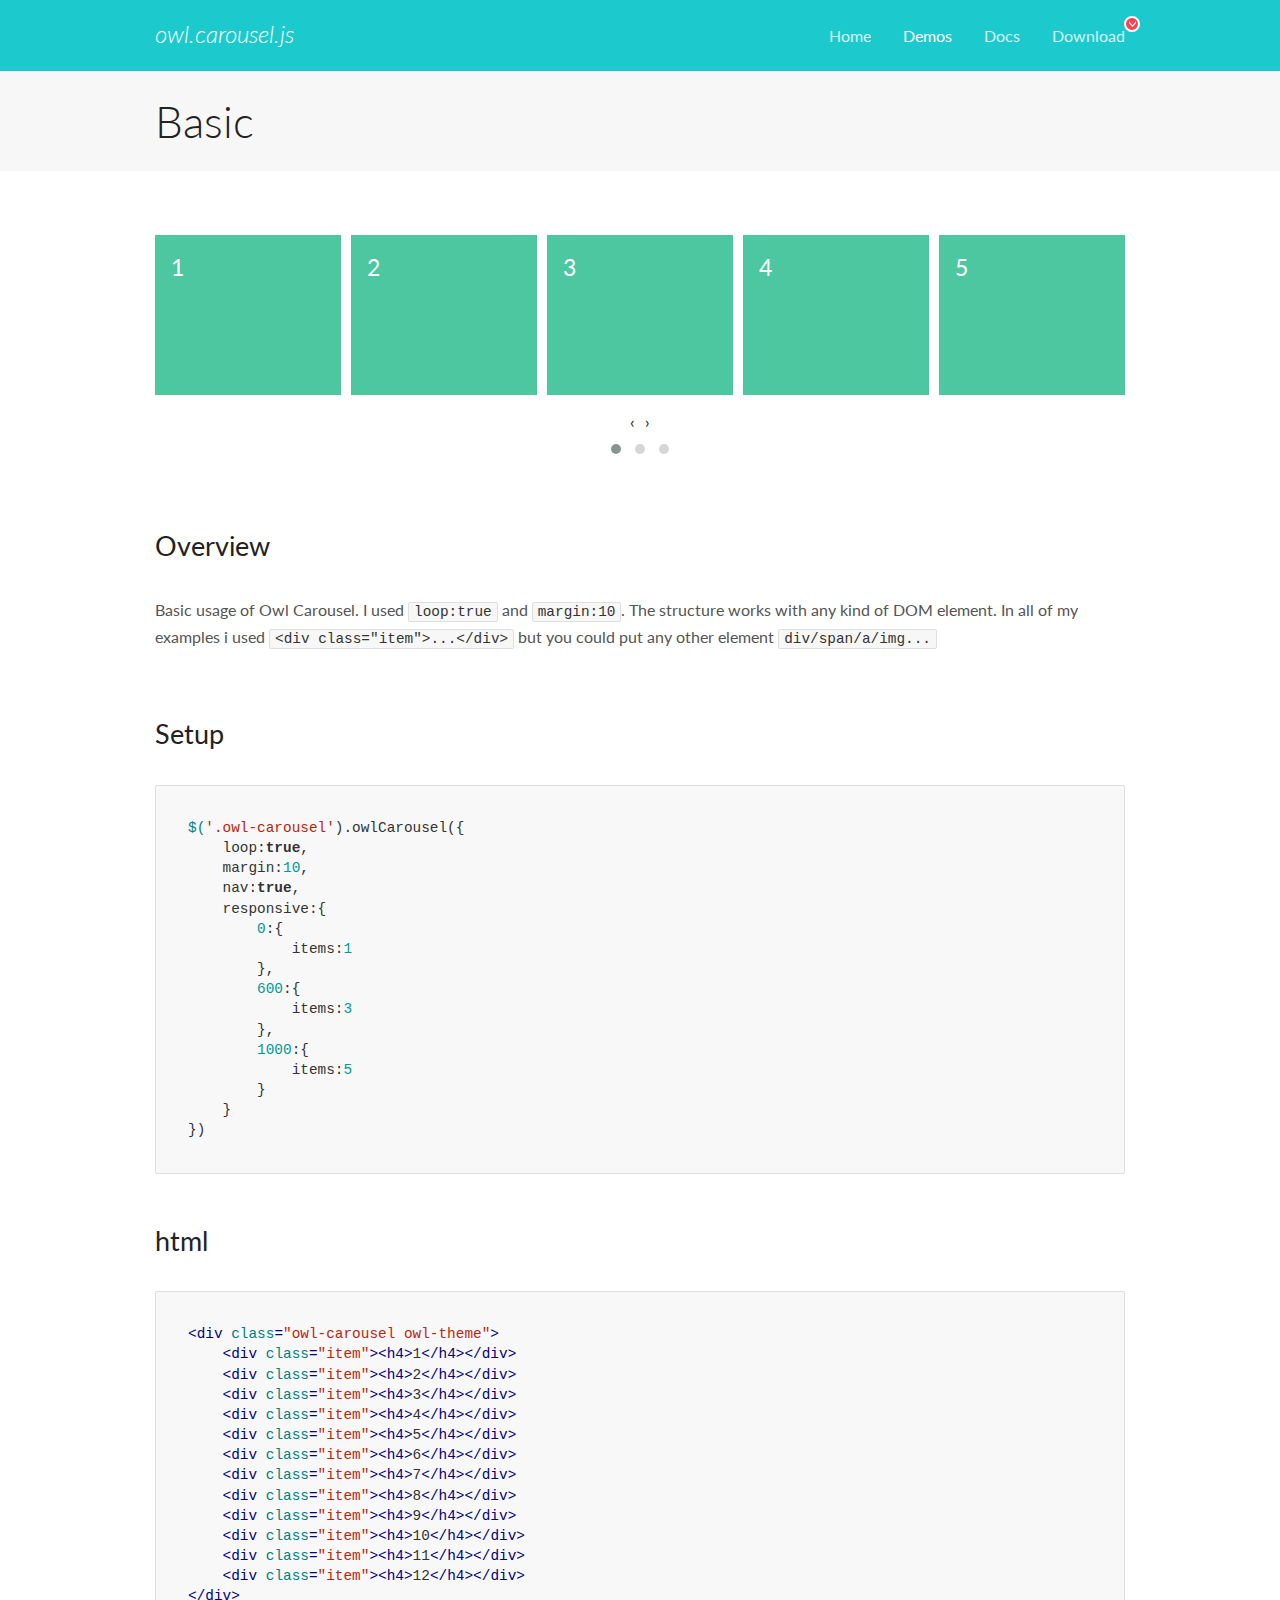
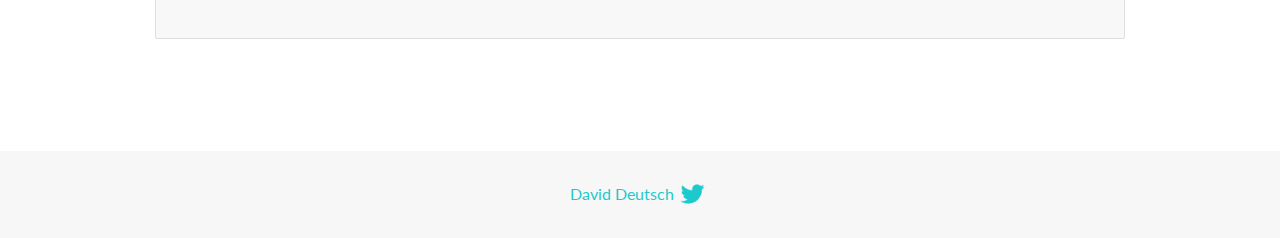
<file: owlcarousel/owlcarousel/docs/demos/basic.html>
<!DOCTYPE html>
<html lang="en">
  <head>

    <!-- head -->
    <meta charset="utf-8">
    <meta name="msapplication-tap-highlight" content="no" />
    <meta name="viewport" content="width=device-width, initial-scale=1.0" />
    <meta name="description" content="Basic usage demo">
    <meta name="author" content="David Deutsch">
    <title>
      Basic Demo | Owl Carousel | 2.3.4
    </title>

    <!-- Stylesheets -->
    <link href='https://fonts.googleapis.com/css?family=Lato:300,400,700,400italic,300italic' rel='stylesheet' type='text/css'>
    <link rel="stylesheet" href="../assets/css/docs.theme.min.css">

    <!-- Owl Stylesheets -->
    <link rel="stylesheet" href="../assets/owlcarousel/assets/owl.carousel.min.css">
    <link rel="stylesheet" href="../assets/owlcarousel/assets/owl.theme.default.min.css">

    <!-- HTML5 shim and Respond.js IE8 support of HTML5 elements and media queries -->

    <!--[if lt IE 9]>
      <script src="https://oss.maxcdn.com/libs/html5shiv/3.7.0/html5shiv.js"></script>
      <script src="https://oss.maxcdn.com/libs/respond.js/1.3.0/respond.min.js"></script>
    <![endif]-->

    <!-- Favicons -->
    <link rel="apple-touch-icon-precomposed" sizes="144x144" href="../assets/ico/apple-touch-icon-144-precomposed.png">
    <link rel="shortcut icon" href="../assets/ico/favicon.png">
    <link rel="shortcut icon" href="favicon.ico">

    <!-- Yeah i know js should not be in header. Its required for demos.-->

    <!-- javascript -->
    <script src="../assets/vendors/jquery.min.js"></script>
    <script src="../assets/owlcarousel/owl.carousel.js"></script>
  </head>
  <body>

    <!-- header -->
    <header class="header">
      <div class="row">
        <div class="large-12 columns">
          <div class="brand left">
            <h3>
              <a href="/OwlCarousel2/">owl.carousel.js</a> 
            </h3>
          </div>
          <a id="toggle-nav" class="right">
            <span></span> <span></span> <span></span> 
          </a> 
          <div class="nav-bar">
            <ul class="clearfix">
              <li> <a href="/OwlCarousel2/index.html">Home</a>  </li>
              <li class="active">
                <a href="/OwlCarousel2/demos/demos.html">Demos</a> 
              </li>
              <li> <a href="/OwlCarousel2/docs/started-welcome.html">Docs</a>  </li>
              <li>
                <a href="https://github.com/OwlCarousel2/OwlCarousel2/archive/2.3.4.zip">Download</a> 
                <span class="download"></span> 
              </li>
            </ul>
          </div>
        </div>
      </div>
    </header>

    <!-- title -->
    <section class="title">
      <div class="row">
        <div class="large-12 columns">
          <h1>Basic</h1>
        </div>
      </div>
    </section>

    <!--  Demos -->
    <section id="demos">
      <div class="row">
        <div class="large-12 columns">
          <div class="owl-carousel owl-theme">
            <div class="item">
              <h4>1</h4>
            </div>
            <div class="item">
              <h4>2</h4>
            </div>
            <div class="item">
              <h4>3</h4>
            </div>
            <div class="item">
              <h4>4</h4>
            </div>
            <div class="item">
              <h4>5</h4>
            </div>
            <div class="item">
              <h4>6</h4>
            </div>
            <div class="item">
              <h4>7</h4>
            </div>
            <div class="item">
              <h4>8</h4>
            </div>
            <div class="item">
              <h4>9</h4>
            </div>
            <div class="item">
              <h4>10</h4>
            </div>
            <div class="item">
              <h4>11</h4>
            </div>
            <div class="item">
              <h4>12</h4>
            </div>
          </div>
          <h3 id="overview">Overview</h3>
          <p>Basic usage of Owl Carousel. I used <code>loop:true</code> and <code>margin:10</code>. The structure works with any kind of DOM element. In all of my examples i used <code>&lt;div class=&quot;item&quot;&gt;...&lt;/div&gt;</code> but you could
            put any other element <code>div/span/a/img...</code></p>
          <h3 id="setup">Setup</h3>
          <pre><code>$(&#39;.owl-carousel&#39;).owlCarousel({
    loop:true,
    margin:10,
    nav:true,
    responsive:{
        0:{
            items:1
        },
        600:{
            items:3
        },
        1000:{
            items:5
        }
    }
})</code></pre>
          <h3 id="html">html</h3>
          <pre><code>&lt;div class=&quot;owl-carousel owl-theme&quot;&gt;
    &lt;div class=&quot;item&quot;&gt;&lt;h4&gt;1&lt;/h4&gt;&lt;/div&gt;
    &lt;div class=&quot;item&quot;&gt;&lt;h4&gt;2&lt;/h4&gt;&lt;/div&gt;
    &lt;div class=&quot;item&quot;&gt;&lt;h4&gt;3&lt;/h4&gt;&lt;/div&gt;
    &lt;div class=&quot;item&quot;&gt;&lt;h4&gt;4&lt;/h4&gt;&lt;/div&gt;
    &lt;div class=&quot;item&quot;&gt;&lt;h4&gt;5&lt;/h4&gt;&lt;/div&gt;
    &lt;div class=&quot;item&quot;&gt;&lt;h4&gt;6&lt;/h4&gt;&lt;/div&gt;
    &lt;div class=&quot;item&quot;&gt;&lt;h4&gt;7&lt;/h4&gt;&lt;/div&gt;
    &lt;div class=&quot;item&quot;&gt;&lt;h4&gt;8&lt;/h4&gt;&lt;/div&gt;
    &lt;div class=&quot;item&quot;&gt;&lt;h4&gt;9&lt;/h4&gt;&lt;/div&gt;
    &lt;div class=&quot;item&quot;&gt;&lt;h4&gt;10&lt;/h4&gt;&lt;/div&gt;
    &lt;div class=&quot;item&quot;&gt;&lt;h4&gt;11&lt;/h4&gt;&lt;/div&gt;
    &lt;div class=&quot;item&quot;&gt;&lt;h4&gt;12&lt;/h4&gt;&lt;/div&gt;
&lt;/div&gt;</code></pre>
          <script>
            $(document).ready(function() {
              var owl = $('.owl-carousel');
              owl.owlCarousel({
                margin: 10,
                nav: true,
                loop: true,
                responsive: {
                  0: {
                    items: 1
                  },
                  600: {
                    items: 3
                  },
                  1000: {
                    items: 5
                  }
                }
              })
            })
          </script>
        </div>
      </div>
    </section>

    <!-- footer -->
    <footer class="footer">
      <div class="row">
        <div class="large-12 columns">
          <h5>
            <a href="/OwlCarousel2/docs/support-contact.html">David Deutsch</a> 
            <a id="custom-tweet-button" href="https://twitter.com/share?url=https://github.com/OwlCarousel2/OwlCarousel2&text=Owl Carousel - This is so awesome! " target="_blank"></a> 
          </h5>
        </div>
      </div>
    </footer>

    <!-- vendors -->
    <script src="../assets/vendors/highlight.js"></script>
    <script src="../assets/js/app.js"></script>
  </body>
</html>
</file>
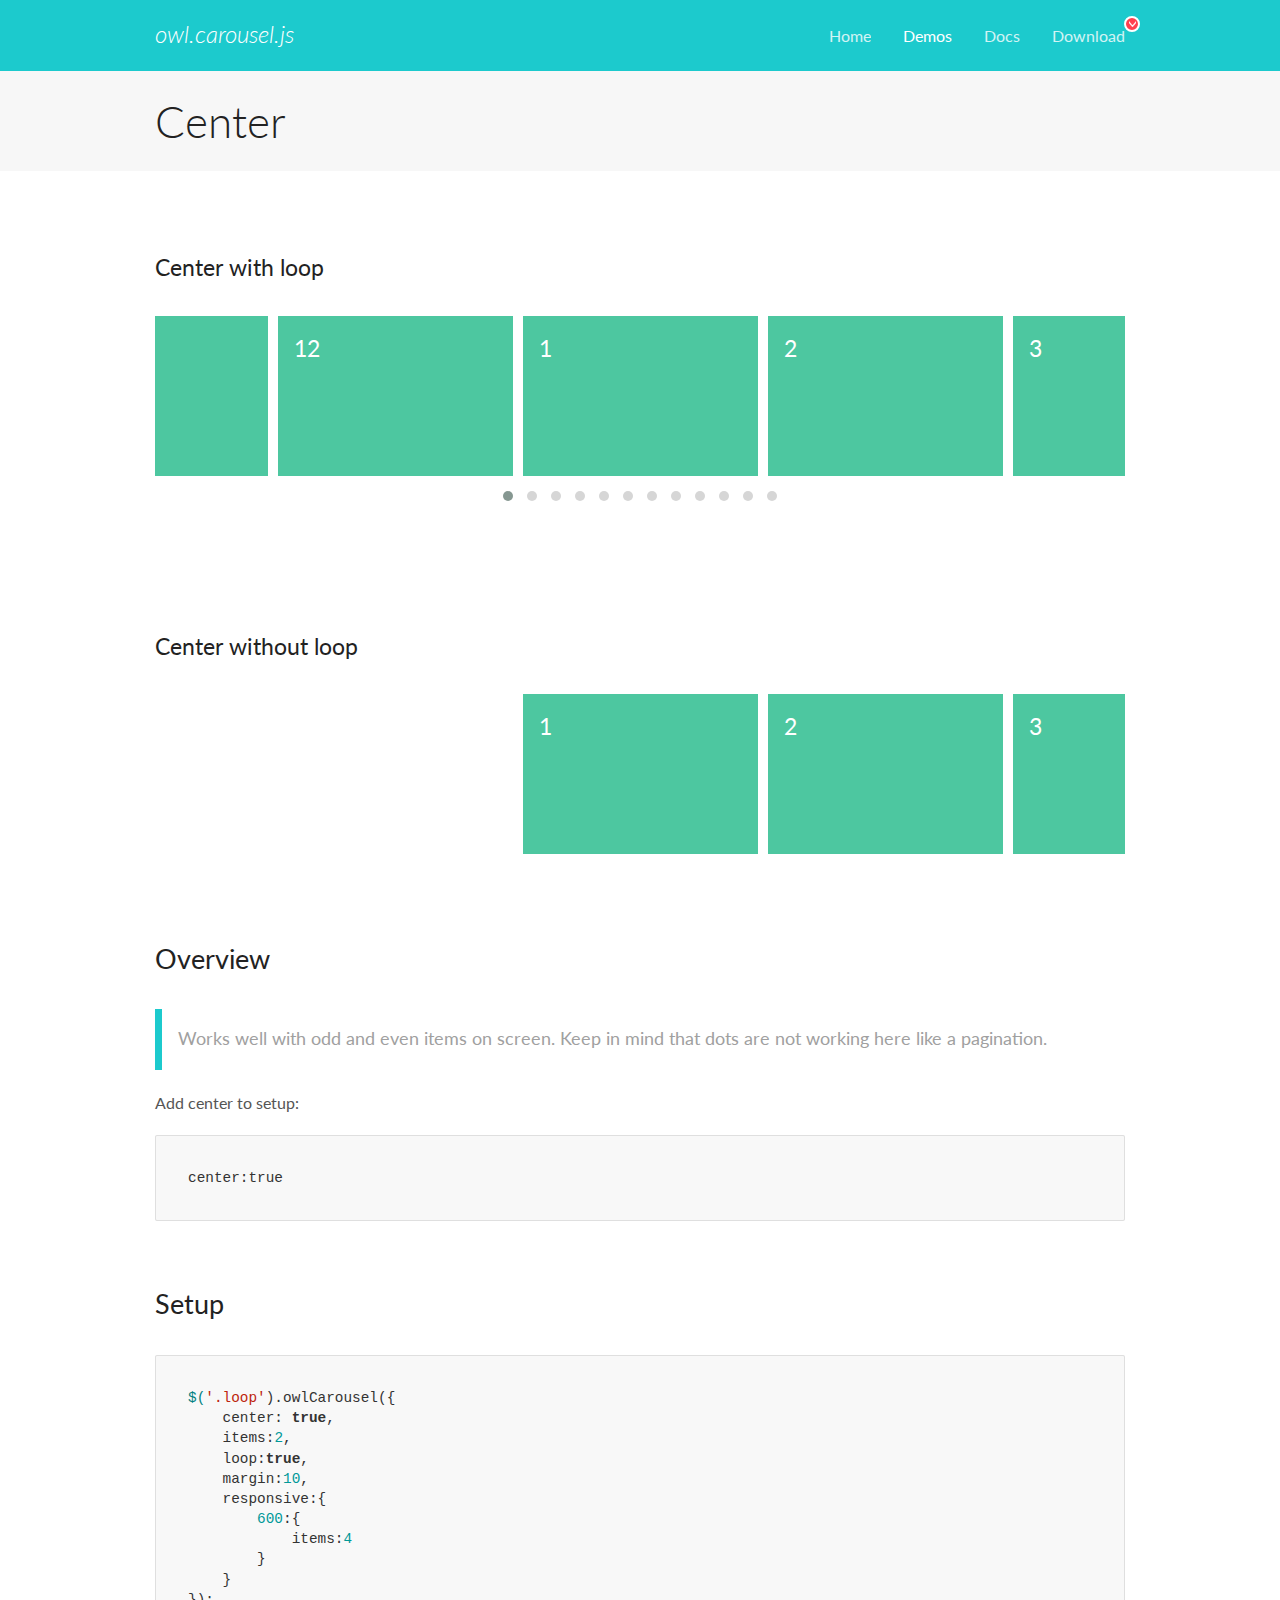
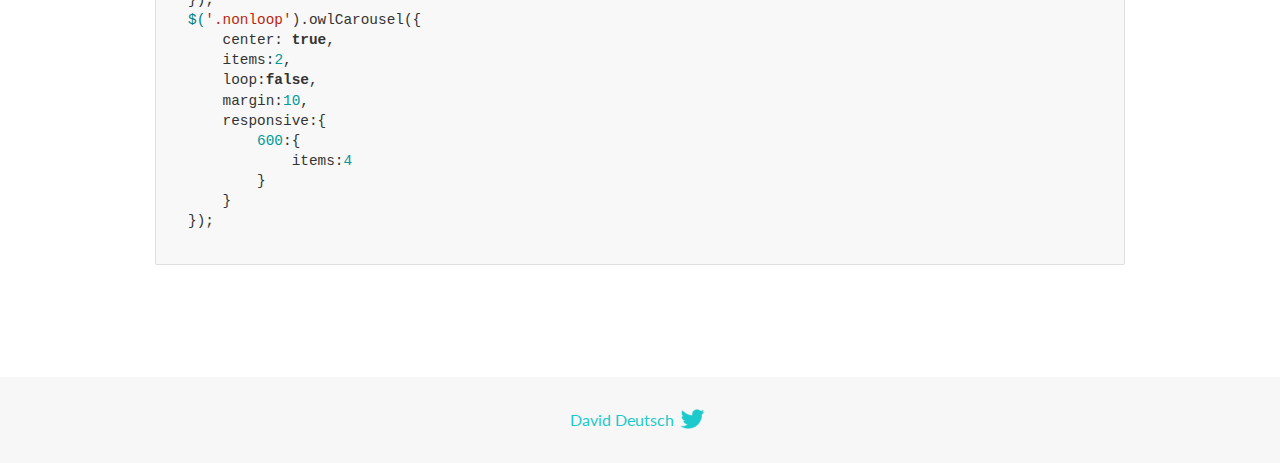
<file: owlcarousel/owlcarousel/docs/demos/center.html>
<!DOCTYPE html>
<html lang="en">
  <head>

    <!-- head -->
    <meta charset="utf-8">
    <meta name="msapplication-tap-highlight" content="no" />
    <meta name="viewport" content="width=device-width, initial-scale=1.0" />
    <meta name="description" content="Center carousel">
    <meta name="author" content="David Deutsch">
    <title>
      Center Demo | Owl Carousel | 2.3.4
    </title>

    <!-- Stylesheets -->
    <link href='https://fonts.googleapis.com/css?family=Lato:300,400,700,400italic,300italic' rel='stylesheet' type='text/css'>
    <link rel="stylesheet" href="../assets/css/docs.theme.min.css">

    <!-- Owl Stylesheets -->
    <link rel="stylesheet" href="../assets/owlcarousel/assets/owl.carousel.min.css">
    <link rel="stylesheet" href="../assets/owlcarousel/assets/owl.theme.default.min.css">

    <!-- HTML5 shim and Respond.js IE8 support of HTML5 elements and media queries -->

    <!--[if lt IE 9]>
      <script src="https://oss.maxcdn.com/libs/html5shiv/3.7.0/html5shiv.js"></script>
      <script src="https://oss.maxcdn.com/libs/respond.js/1.3.0/respond.min.js"></script>
    <![endif]-->

    <!-- Favicons -->
    <link rel="apple-touch-icon-precomposed" sizes="144x144" href="../assets/ico/apple-touch-icon-144-precomposed.png">
    <link rel="shortcut icon" href="../assets/ico/favicon.png">
    <link rel="shortcut icon" href="favicon.ico">

    <!-- Yeah i know js should not be in header. Its required for demos.-->

    <!-- javascript -->
    <script src="../assets/vendors/jquery.min.js"></script>
    <script src="../assets/owlcarousel/owl.carousel.js"></script>
  </head>
  <body>

    <!-- header -->
    <header class="header">
      <div class="row">
        <div class="large-12 columns">
          <div class="brand left">
            <h3>
              <a href="/OwlCarousel2/">owl.carousel.js</a> 
            </h3>
          </div>
          <a id="toggle-nav" class="right">
            <span></span> <span></span> <span></span> 
          </a> 
          <div class="nav-bar">
            <ul class="clearfix">
              <li> <a href="/OwlCarousel2/index.html">Home</a>  </li>
              <li class="active">
                <a href="/OwlCarousel2/demos/demos.html">Demos</a> 
              </li>
              <li> <a href="/OwlCarousel2/docs/started-welcome.html">Docs</a>  </li>
              <li>
                <a href="https://github.com/OwlCarousel2/OwlCarousel2/archive/2.3.4.zip">Download</a> 
                <span class="download"></span> 
              </li>
            </ul>
          </div>
        </div>
      </div>
    </header>

    <!-- title -->
    <section class="title">
      <div class="row">
        <div class="large-12 columns">
          <h1>Center</h1>
        </div>
      </div>
    </section>

    <!--  Demos -->
    <section id="demos">
      <div class="row">
        <div class="large-12 columns">
          <h4 id="center-with-loop">Center with loop</h4>
          <div class="loop owl-carousel owl-theme">
            <div class="item">
              <h4>1</h4>
            </div>
            <div class="item">
              <h4>2</h4>
            </div>
            <div class="item">
              <h4>3</h4>
            </div>
            <div class="item">
              <h4>4</h4>
            </div>
            <div class="item">
              <h4>5</h4>
            </div>
            <div class="item">
              <h4>6</h4>
            </div>
            <div class="item">
              <h4>7</h4>
            </div>
            <div class="item">
              <h4>8</h4>
            </div>
            <div class="item">
              <h4>9</h4>
            </div>
            <div class="item">
              <h4>10</h4>
            </div>
            <div class="item">
              <h4>11</h4>
            </div>
            <div class="item">
              <h4>12</h4>
            </div>
          </div>
          <br>
          <h4 id="center-without-loop">Center without loop</h4>
          <div class="nonloop owl-carousel">
            <div class="item">
              <h4>1</h4>
            </div>
            <div class="item">
              <h4>2</h4>
            </div>
            <div class="item">
              <h4>3</h4>
            </div>
            <div class="item">
              <h4>4</h4>
            </div>
            <div class="item">
              <h4>5</h4>
            </div>
            <div class="item">
              <h4>6</h4>
            </div>
            <div class="item">
              <h4>7</h4>
            </div>
            <div class="item">
              <h4>8</h4>
            </div>
            <div class="item">
              <h4>9</h4>
            </div>
            <div class="item">
              <h4>10</h4>
            </div>
            <div class="item">
              <h4>11</h4>
            </div>
            <div class="item">
              <h4>12</h4>
            </div>
          </div>
          <h3 id="overview">Overview</h3>
          <blockquote>
            <p>Works well with odd and even items on screen. Keep in mind that dots are not working here like a pagination.</p>
          </blockquote>
          <p>Add center to setup:</p>
          <pre><code>center:true</code></pre>
          <h3 id="setup">Setup</h3>
          <pre><code>$(&#39;.loop&#39;).owlCarousel({
    center: true,
    items:2,
    loop:true,
    margin:10,
    responsive:{
        600:{
            items:4
        }
    }
});
$(&#39;.nonloop&#39;).owlCarousel({
    center: true,
    items:2,
    loop:false,
    margin:10,
    responsive:{
        600:{
            items:4
        }
    }
});</code></pre>
          <script>
            jQuery(document).ready(function($) {
              $('.loop').owlCarousel({
                center: true,
                items: 2,
                loop: true,
                margin: 10,
                responsive: {
                  600: {
                    items: 4
                  }
                }
              });
              $('.nonloop').owlCarousel({
                center: true,
                items: 2,
                loop: false,
                margin: 10,
                responsive: {
                  600: {
                    items: 4
                  }
                }
              });
            });
          </script>
        </div>
      </div>
    </section>

    <!-- footer -->
    <footer class="footer">
      <div class="row">
        <div class="large-12 columns">
          <h5>
            <a href="/OwlCarousel2/docs/support-contact.html">David Deutsch</a> 
            <a id="custom-tweet-button" href="https://twitter.com/share?url=https://github.com/OwlCarousel2/OwlCarousel2&text=Owl Carousel - This is so awesome! " target="_blank"></a> 
          </h5>
        </div>
      </div>
    </footer>

    <!-- vendors -->
    <script src="../assets/vendors/highlight.js"></script>
    <script src="../assets/js/app.js"></script>
  </body>
</html>
</file>
<file: css/style.css>
*, *::after, *::before{
    margin:0px;
    padding:0px;
    box-sizing:border-box;
}

@font-face {
    font-family: ubuntu;
    src: url(../font/ubuntu.woff);
}
@font-face {
    font-family: lora;
    src: url(../font/lora.woff);
}
@font-face {
    font-family: roboto;
    src: url(../font/Roboto-Bold.woff);
}
@font-face {
    font-family: poppins;
    src: url(../font/poppins_p.woff);
}

:root{
    --primary-clr : #FFBC04;
    --black-clr: #4B4B4B;
    --black-light: #4b4b4bbf;
    --black-lighter : #4b4b4b80;
    --grey: #4b4b4b40;
    --grey-lighter: #4b4b4b1a;
    --hd-font-family: ubuntu, sans-serif;
    --p-font-family: lora, sans-serif;
    --p-alt-font-family:poppins;
    --header-font-family:roboto;
}

img{
    width:100%;
    height:100%;
}

a{
    text-decoration: none!important;
    color:var(--black-clr);
    font-family: var(--hd-font-family);
    font-weight: bold;
    font-size:1.1em;
}
ul{
    list-style-type: none;
}

/* header part*/

.main-hd {
    box-shadow: 0 0 10px rgba(0, 0, 0, 0.61);
    margin: 0px 0px 2px 0px;
    /* border: 1px solid black; */
    /* padding: 0px 30px; */
  }
  /* header authentication part*/
  .main-hd--auth {
    box-shadow: 0 0px 4px rgba(0, 0, 0, 0.61);
    margin: 2px 0px 5px;
    border: none;
  }
  .main-hd--auth--items {
      /* border:1px solid black; */
    display: flex;
    list-style-type: none;
    justify-content: end;
    align-items: center;
    padding: 4px 30px;
  }
  
  .main-hd--auth--item {
    margin: 0px 7px;
  }
  
  /* .main-hd--auth--item > form > button, */
  .main-hd--auth--item > a {
    outline: 2px solid var(--primary-clr);
    padding: 3px 10px;
    border-radius: 25px 25px 25px 25px;
    color: var(--primary-clr);
    font-family: poppins;
    font-size: 0.6em;
    text-transform: capitalize;
    transition-property: color, background;
    transition-duration: 0.5s;
    transition-timing-function: ease-in-out;
    display: block;
    /* margin: 10px 0px 20px; */
  }
  
  /* .main-hd--auth--item > form > button:hover, */
  .main-hd--auth--item > a:hover {
    color: white;
    background: var(--primary-clr);
  }
  
  /* End of header authentication*/
  

/*Header part*/
.header-container{
    margin:0px 2em;
    display:grid;
    grid-template-columns: 90px 1fr;
    /* grid-template-rows: 100px; */
    /* border:2px solid black; */
    padding: 0.3rem 0px;
}

.header__logo{
    /* border:1px solid blue; */
    height:100%;
    width:100%;
    overflow-x: hidden;
}

.hamburger-menu{
    display:none;
}

.nav_container{
    display:grid;
    place-items: center;
    /* border:1px solid blue; */
}

.nav-items{
    /* border:1px solid green; */
    display:flex;
    list-style-type: none;
    gap:2.5rem;
}

.nav-item > a{
    color: var(--black-light);

}

.nav-item.active > a , .nav-item > a:hover{
    color: var(--black-clr);
}

/* .nav-item > a:hover{
    color: var(--black-lighter);
} */

.nav-item > a > span{
    display:inline-block;
    position:relative;
    font-weight: bold;
    font-size: 1em;
    /* transform-origin: right;
    transition: transform 0.5s ease-in; */
}

.nav-item.active > a > span::after, .nav-item > a > span::after {
    content: "";
    position: absolute;
    width:100%;
    height:0.1em;
    background-color: var(--primary-clr);
    left:0px;
    bottom:0px;
    transform: scaleX(1);
    transform-origin: right;
    transition: transform 0.5s ease-in;

}

.nav-item > a > span::after{
    transform: scaleX(0);
}

.nav-item:hover > a > span::after{
    transform: scaleX(1);
    transform-origin: left;

}


 /* ##################Header ending ####################*/

  /* ##################Banner Beginning ####################*/
  .banner-section{
    /* margin:2px; */
    margin-top: 3px;
    padding: 0px;
    height:30em;
    /* border:1px solid red; */
    position: relative;
}
.background{
    position: absolute;
    width:100%;
    height:100%;
    /* border:1px solid red; */
    background-color: rgba(255,255,255,0.1);
    z-index:99999999;
}

.carousel-height{
    /* border:1px solid black; */
    height:100% !important;
}

.background-image1{
    background-image: url('../img/craft.jpg');
    background-repeat: no-repeat;
    background-size: cover;
    /* width:100%; */
    height:100%;
    /* border:2px solid blue; */
}

.p-relative{
    position:relative;
}
.p-absolute{
    position:absolute;
    top:50%;
    right:10%;
    transform: translateY(-50%);
    width:30%;
}

.btn-action-color{
    background-color: var(--primary-clr);
    color:white;
    font-family:'Segoe UI', Tahoma, Geneva, Verdana, sans-serif;
    font-weight: 500;
    font-size: 1em;
}


   /* ##################Banner Ending ####################*/

/* ##################Popular Courses Beginning ####################*/
.courses-view{
    padding:2em 2em 3em 2em;
}
.courses-header__head{
    font-family: var(--hd-font-family);
    font-size: 1.5em;
    font-weight: 550;
    text-transform: capitalize;
    
}
.courses-header__head > span, .material_section__header > h3 > span{
    position: relative;
    color:var(--black-clr)
}
.courses-header__head > span::after,.material_section__header > h3 > span::after{
content:"";
position: absolute;
width:70%;
height:3px;
background-color: var(--primary-clr);
bottom:-5px;
left:2px;

}

.courses-header__p, .materials_section__header__p{
width:50%;
line-height: 25px;
color: var(--black-light);
font-weight: 3200;
font-size: 1rem;
}

.card-container{
    margin:0.3rem 1.1em;
    display:grid;
    grid-template-columns: repeat(auto-fit,13.5rem);
    /* overflow: hidden; */
   /* justify-content: center; */
    gap:2em;
    /* border:1px solid red; */
}

.popular-card{
    /* border:1px solid black;
    background-color: black; */
    /* width:15em; */
    height:13em;
    position:relative;
    border-radius:5px;
    overflow: hidden;
    transition: transform 500ms ease;
}

.popular-card:hover,
.popular-card:focus-within          
{
    transform: scale(1.05 );
}

.popular-card > img{
    height: 100%;
}

.content-card{
    --padding: 1rem;
    --white-color: rgb(255, 255, 255);
    --white-color-light:rgba(255, 255, 255, 0.8);
    padding:0em var(--padding) var(--padding);
    /* text-align: center; */
    position:absolute;
    /* border:1px solid green; */
    left:0%;
    /* transform:translateX(-50%); */
    width:100%;
    bottom:-1px;
    z-index: 999999;
    background:linear-gradient(
        rgba(0,0,0,0),
        rgba(0,0,0,0.3) 10%,
        rgba(0,0,0,1)
    );
    /* background-color: aliceblue; */
    color: var(--white-color);
    transform: translateY(78%);
    transition: transform 500ms ease;
   
}

.popular-card:hover .content-card,
.popular-card:focus-within .content-card
{
    transform: translateY(0%);
    transition-delay: 0.5s;
}
.popular-card .content-card > *:not(.content-card__title){
    opacity:0;
    transition:opacity 0.5s linear;
}
.popular-card:hover .content-card > *:not(.content-card__title),
.popular-card:focus-within .content-card  > *:not(.content-card__title)
{
    opacity:1;
    transition-delay:1s;
}

.content-card__title{
    font-size: 1rem;
    position: relative;
    width:max-content;
}


.content-card__title::after{
    content: "";
    position:absolute;
    height:3px;
    width:calc(100% + var(--padding));
    background: var(--primary-clr);
    bottom:-0.2em;
    left:calc(var(--padding)* -1);
    transform: scalex(0);
    transition: transform 0.5s ease-in;
    transform-origin:left;
}

.popular-card:hover .content-card__title::after,
.popular-card:focus-within .content-card__title::after
{
    transform: scaleX(1);
}
.content-card__body{
    color:var(--white-color-light);
    font-size: 0.7em;
}

.button{
    font-family: sans-serif;
    background-color: var(--primary-clr);
    color:var(--white-color);

}
.button:hover,
.button:focus{
    color:var(--primary-clr);
    background-color: var(--white-color);
}

.callToAction{
    background-color: var(--primary-clr);
    color:white;
    border:none;
    outline:none;
    padding: 8px 24px;
    border-radius: 5px;
    font-family: var(--p-font-family);
    font-size: 0.9em;
    letter-spacing: 1px;
    font-weight: 300;
    cursor: pointer;
}

.callToAction > i{
    padding-left: 5px;
}

.callToAction:hover, .callToAction:focus{
    color:var(--primary-clr);
    background-color: transparent;
    border: 2px solid var(--primary-clr);
}


/* .callToAction:focus{
    outline: 2px solid rgb(70, 70, 4)
} */
/* ##################Popular Courses Ending ####################*/


/* ###################### About Us ####################### */

.about-us__header{
    /* border:1px solid black; */
    text-align: center;
    font-family: var(--p-font-family), sans-serif;
}

.about-us__header > h4{
    padding:2em 0px 2em 0px;
    font-size: 1.3em;
}

.about-us__header > h4 > span{
    position:relative;
}

.about-us__header > h4 > span::after{
    content:"";
    width:50%;
    height:3px;
    background-color: var(--primary-clr);
    position: absolute;
    bottom:-2px;
    left:50%;
    transform: translateX(-50%);
    color:var(--black-clr)
}

.about-us__content{
    display:grid;
    grid-template-columns: repeat(2, 1fr);
    width:70%;
    /* border:1px solid black; */
}

.about-us__video{
    /* border:1px solid green; */
}

.about-us__video > video{
    /* border:2px solid grey; */
    width:100%;
    height:100%;
}

.about-us__write-up{
    padding:0px 1em 0px 2em;
    /* border:1px solid black; */
}
.about-us__write-up > h4{
    color:#917a3b;
    font-family: var(--p-font-family);
    font-size: 1.3em;
    font-weight: 550;
}

.about-us__write-up > p{
    font-family: var(--hd-font-family);
    font-size: 1rem;

}

/*#################Materials Section##################*/
.material_section{
    padding-bottom: 2.5em;
    margin: 0.5em 3em;
}

.material_section__header {
    margin-top:2em;
    margin-bottom: 1.5em;
}
.material_section__header > h3{
    font-family: var(--hd-font-family);
    font-weight: 500;
    color:var(--black-clr);
    font-size: 1.6em;
    margin-bottom: 0.8em;
}

.card-body > h3{
font-size: 1.3em;
font-family: var(--hd-font-family);
color:var(--black-clr)
}

.card-body > p{
    font-family: sans-serif;
    font-weight:300;
    font-size: 0.9em;
    color:var(--black-light)
}
.img-size{
    height: 13em;
    /* border:1px solid black; */
}


/* ############### Contact us sect  ############### */

.contact-us_sect{
    background: rgba(0,0,0,0.7)url(../img/contact_us.jpg);
    background-position: top 50% center;
    background-repeat: no-repeat;
    /* border:3px solid green; */
    background-position: cover;
    color:rgb(252, 228, 228);
    background-blend-mode: darken;
}
.contact-wrapper > header{
    padding: 2em 0px 1.5em 0px;
    text-align:center;
    /* border:1px solid green; */
   
}

.contact-wrapper__header > h3{
    font-family: var(--p-font-family), sans-serif;
    font-size: 1.5em;
    font-weight: 500;
}

.contact-us__form{
    /* border:1px solid green; */
    /* background-color: var(--grey-lighter); */
    margin-bottom: 0.2em;
    display:flex;
    justify-content: center;
}

.contact-us__form > form{
    /* border:1px solid blue; */
    margin:0.5em 0px 2em 0px;
    width:50%;
    display:grid;
    grid-template-columns: repeat(2, 1fr);
    gap:0.5rem
}


.column-12{
    grid-column: 1/3;
}

.form-grup{
    /* border:1px solid blue; */
    position: relative;
}

 .form-grup > input{
width:100%;
height: 100%;
font-size: .5;
padding-top:20px;
border:none;
background-color: transparent;
outline:none;
}

.label-name{
    position:absolute;
    bottom:0px;
    left:0px;
    width:100%;
    height:100%;
    z-index:99999999;
    /* background-color: blue; */
    pointer-events: none;
    /* border:10px solid green; */
    border-bottom: 2px solid white;
}

.content-name{
    position:absolute;
    bottom:4px;
    left:0px;
    transition:transform 0.5s ease-in;
    /* background-color: blue; */
}

.form-grup > input:focus + .label-name .content-name,
.form-grup > input:not(:placeholder-shown)+ .label-name .content-name
{
transform: translateY(-80%);
}


.btn-prim{
    color:white;
    background-color: var(--primary-clr);
    font-size: 1em;
    font-weight: 500;
}

.btn-prim:hover{
    color: var(--primary-clr);
    background-color: white;
    outline: 3px solid var(--primary-clr);
    border:none;
}
/*###############Footer part################*/

footer {
    /* border: 1px solid black; */
    display: flex;
    /* align-items: center; */
    justify-content: center;
    background-color: #363636;
    color: white;
  }
  
  footer a {
    color: white;
  }
  .footer-container {
    display: grid;
    grid-template-columns: 1fr 1fr 1fr;
    gap: 2em;
    width: 80vw;
    margin: 1.5em 0px;
  }
  
  .footer-info {
    /* border: 1px solid blue; */
    width: 80%;
  }
  
  .footer-info > h5,
  .footer-links > h5,
  .footer-media > h5 {
    font-family: ubuntu;
    font-size: 1em;
    letter-spacing: 0.1em;
    margin-bottom: 0.8rem;
  }
  
  /* .footer-links {
    border: 1px solid black;
  } */
  
  .footer-links a,
  .footer-media > a {
    color: rgb(199, 202, 204);
    font-family: lora;
  }
  
  .footer-info > p {
    color: rgb(199, 202, 204);
    font-family: lora;
    letter-spacing: 0.01em;
  }
  
  .footer-links__items__item {
    margin-bottom: 5px;
  }
  
  .footer-media__items {
    display: flex;
    gap: 1em;
  }


@media all and (min-width:1333px) and (max-width : 1337px){
    .courses-view{
        /* border:1px solid black; */
        padding:2em 20px 3em 2em;
    }
    .card-container{
        grid-template-columns: repeat(5, 1fr);
        /* border:1px solid black; */
    }
}

@media all and (min-width:1000px) and (max-width : 1333px){
  
    .card-container{
        grid-template-columns: repeat(4, 1fr);
        /* border:1px solid black; */
    }
}

@media screen and (max-width: 676px){

    /* ##################Header Beginning #################### */
    .header-container{
        position:relative;
        grid-template-rows:1fr;
        /* border:1px solid blue; */
      
    }

    .hamburger-btn{
        border:none;
        background-color: transparent;
    }
    .nav_container{
        grid-column: 1/3;
        /* border:5px solid black; */
    
        /* position:relative; */
        /* 
        top:100%;
        right:0px;
        z-index: 99999; */
    }
    .nav-items{
        padding:0px;
        margin:0px;
        display:none;
       width:100%;
        flex-direction: column;
        gap:0px;
       
    }

    .nav-items.activate{
        display:flex;
    }

    .nav-items > li{
        /* border:1px solid black; */
        width:100%;
        padding-bottom: 5px;
        /* background-color: blue; */
    }

    .nav-items > li >a {
        width:100%;
        display:block;
        /* border:1px solid blue; */
        text-align: center;
    }

    .nav-items > li >a:hover{
        background-color: var(--grey-lighter);
        color:var(--black-light);
    }
    .hamburger-menu{
        display:block;
        /* border:1px solid blue; */
        display:grid;
        place-items:center end;
        padding:0.5rem;
    }

     /* ##################Header Ending #################### */

     .courses-header__p{
        width:100%;
    }

    .card-container{
        grid-template-columns: repeat(2, 1fr);
        /* border:1px solid black; */
    }

    }
</file>
<file: css/customers_index.css>
*, *::after, *::before{
    margin:0px;
    padding:0px;
    box-sizing:border-box;
}

@font-face {
    font-family: ubuntu;
    src: url(../font/ubuntu.woff);
}
@font-face {
    font-family: lora;
    src: url(../font/lora.woff);
}
@font-face {
    font-family: roboto;
    src: url(../font/Roboto-Bold.woff);
}
@font-face {
    font-family: poppins;
    src: url(../font/poppins_p.woff);
}


:root{
    --primary-clr : #FFBC04;
    --black-clr: #4B4B4B;
    --black-light: #4b4b4bbf;
    --black-lighter : #4b4b4b80;
    --grey: #4b4b4b40;
    --grey-lighter: #4b4b4b1a;
    --hd-font-family: ubuntu, sans-serif;
    --p-font-family: lora, sans-serif;
    --p-alt-font-family:poppins;
    --header-font-family:roboto;
    --white-clr: rgba(255,255,255, 0.7);
    --white-clr-light: rgba(255,255,255, 0.5);
}

img{
    width:100%;
    height:100%;
}
a{
    color:var(--black-clr)!important;
}

.light-black{
    color:var(--black-light)!important;
}

.custom-header{
    font-size: 1.5em;
    color:var(--black-clr);
    text-transform: capitalize;
    font-family: var(--header-font-family);
    font-weight: 400;
}
/* ################# header part ####################### */

.main-header{
    /* border:1px solid green; */

}

.head-auth-wrapper{
    /* border:1px solid black; */
}

.head-auth{
    display:flex;
    gap:1em;
    justify-content: flex-end;
    padding:0.4em 2em!important;
    /* border:1px solid red; */

}

.head-auth__name{
    font-family: var(--hd-font-family);
    font-size: 0.1rem!important;
    color:var(--black-clr);
    /* border:1px solid blue; */
}

.head-auth__sign-out a{
    /* border:1px solid green; */
    color:var(--black-light);
    font-size: 0.9em!important;
    font-weight: 300!important;
}


/* ################## main nav ######################### */

.main_nav{
    height: 8em;
    /* border: 1px solid red; */
    display:grid;
    grid-template-columns: 90px 1fr 90px;
    gap:2em;
    place-content: center;
    padding:0px 20px;
}

.main-nav__logo{
    /* border:1px solid blue; */
    width:100%;
    height:7em;
    overflow-y: hidden;
}

.main-nav__items{
    display:flex;
    gap:3em;
    padding:0px 20px;
    justify-content: center;
    align-items: center;
    /* border:1px solid blue; */
}

.prof-pic{
    /* border:1px solid blue; */
    display:flex;
    align-items: center;
    padding-bottom: 5px;
}
.main-nav__item{
    /* border:1px solid black; */
}

.alt-nav-container{
    /* border:5px solid blue; */
    display:flex;
    justify-content: center;
}
.alt-nav{
/* border:5px solid black; */
display: inline-block;
min-width: 20px;
}

.alt-nav__items{
    display:flex;
}

.alt-nav__item{
    border:1px solid #efefef;
    /* margin-top: 5px; */
}
.alt-nav__item > a{
    padding: 8px 24px;
}
.alt-nav__item:hover{
    background-color: #44444465;
    color:var(--black-clr)
}
</file>
<file: css/courses.css>
.main_courses_head{
    font-family: var(--p-font-family);
    font-weight: 500;
    color:var(--black-clr);
    font-size:1.5em;
}

.main_courses_head > span{
    position:relative;
}

.main_courses_head > span::after{
    content: "";
    position:absolute;
    width:70%;
    height:3px;
    background-color: var(--primary-clr);
    bottom:-1px;
    left:0px;
}
</file>
<file: css/sign-up.css>
*, *::after, *::before{
    margin:0px;
    padding:0px;
    box-sizing:border-box;
}

@font-face {
    font-family: ubuntu;
    src: url(../font/ubuntu.woff);
}
@font-face {
    font-family: lora;
    src: url(../font/lora.woff);
}
@font-face {
    font-family: roboto;
    src: url(../font/Roboto-Bold.woff);
}
@font-face {
    font-family: poppins;
    src: url(../font/poppins_p.woff);
}


:root{
    --primary-clr : #FFBC04;
    --black-clr: #4B4B4B;
    --black-light: #4b4b4bbf;
    --black-lighter : #4b4b4b80;
    --grey: #4b4b4b40;
    --grey-lighter: #4b4b4b1a;
    --hd-font-family: ubuntu, sans-serif;
    --p-font-family: lora, sans-serif;
    --p-alt-font-family:poppins;
    --header-font-family:roboto;
    --white-clr: rgba(255,255,255, 0.7);
    --white-clr-light: rgba(255,255,255, 0.5);
}

img{
    width:100%;
    height:100%;
}
/*######## Header ##########*/

.main-header{
    /* border:1px solid blue; */
    padding:4px;
    height:7.5em;
    display:grid;
    place-items: center;
}

.main-header__logo{
    /* border:1px solid red; */
    width:6em;
}


/*Form section*/

.form-section__header{
    font-size: 1.2em;
    font-family: var(--header-font-family);
    font-weight: 400;
    color:var(--black-clr);
}

.form-section{
    /* border:1px solid blue; */
    display:flex;
    justify-content: center;
    align-items: center;
    min-height:100vh;
}

.form-container{
    height:50%; 
    width:50%;
    background-color: #efefef;
    padding:16px 32px;
}

.callToAction{
    color: white !important;
    background-color: var(--primary-clr)!important;
    font-family: var(--hd-font-family);
    font-size: 1.2em!important;
}

.callToAction:hover{
    
    background-color: rgb(241, 255, 47)!important;
    outline:rgb(241, 255, 47)!important;
}

/*###############Footer part################*/

footer {
    /* border: 1px solid black; */
    display: flex;
    /* align-items: center; */
    justify-content: center;
    background-color: #363636;
    color: white;
  }
  
  footer a {
    color: white;
  }
  .footer-container {
    display: grid;
    grid-template-columns: 1fr 1fr 1fr;
    gap: 2em;
    width: 80vw;
    margin: 1.5em 0px;
  }
  
  .footer-info {
    /* border: 1px solid blue; */
    width: 80%;
  }
  
  .footer-info > h5,
  .footer-links > h5,
  .footer-media > h5 {
    font-family: ubuntu;
    font-size: 1em;
    letter-spacing: 0.1em;
    margin-bottom: 0.8rem;
  }
  
  /* .footer-links {
    border: 1px solid black;
  } */
  
  .footer-links a,
  .footer-media > a {
    color: rgb(199, 202, 204);
    font-family: lora;
  }
  
  .footer-info > p {
    color: rgb(199, 202, 204);
    font-family: lora;
    letter-spacing: 0.01em;
  }
  
  .footer-links__items__item {
    margin-bottom: 5px;
  }
  
  .footer-media__items {
    display: flex;
    gap: 1em;
  }
</file>
<file: css/courses_details.css>
:root{
    --primary-clr : #FFBC04;
    --black-clr: #4B4B4B;
    --black-light: #4b4b4bbf;
    --black-lighter : #4b4b4b80;
    --grey: #4b4b4b40;
    --grey-lighter: #4b4b4b1a;
    --hd-font-family: ubuntu, sans-serif;
    --p-font-family: lora, sans-serif;
    --p-alt-font-family:poppins;
    --header-font-family:roboto;
    --white-clr: rgba(255,255,255, 0.7);
    --white-clr-light: rgba(255,255,255, 0.5);
}

.courses-sub{
    /* border:1px solid black; */
    background-color: white;
    margin-top: 3px;
    height:30em;
}

.courses-sub__action{
    display:grid;
    position:relative;
    /* place-items: center; */
    /* border:1px solid black; */
    height:100%;
    place-content: center;
    clip-path: polygon(0 0, 100% 0, 100% calc(100% - 4vw), 0 100%);
    background: linear-gradient(#4B4B4B 10%, #191102 40%, #7A7272);
}

/* .courses-sub__action::after{
    content:"";
    width:100%;
    position:absolute;
    height:100%;
    z-index: 999999;
    background-color:white;
    bottom:0px;
    clip-path: polygon(0 0, 100% 0, 100 50%, 0 100%);
    border:1px solid green;

} */


.courses-sub__action > *{
    /* border:1px solid blue; */
    margin:1em;
    padding:0px;
}

.courses-sub__action > h3{
    text-transform: uppercase;
    font-size: 1.5em;
    font-family: var(--header-font-family);
    color:var(--white-clr);
}

.courses-sub__action > h5{
    font-size: 1em;
    color:var(--white-clr-light);
    font-family: var(--p-alt-font-family);
    text-transform: uppercase;
    font-size: 1.3em;
}

.courses-sub__action > .button-wrapper{
    text-align:center;
}

.courses-sub__action > .button-wrapper > a{
    background-color: var(--primary-clr);
    color:white;
    font-family: var(--p-alt-font-family);
}


/*Section b*/

.intro__header{
    /* border:1px solid black; */
    color:var(--black-clr);
    font-family: var(--header-font-family);
    letter-spacing: 0.15em;
    font-weight: 500;
}

.header > h3 > span{
    position:relative;
}

.header > h3 > span::after{
    content: "";
    position:absolute;
    width:70%;
    height:3px;
    background-color: var(--primary-clr);
    bottom:-1px;
    left:50%;
    transform:translateX(-50%);
}

.paragraph{
    font-family: var(--hd-font-family);
    letter-spacing: 0.5px;
}


/*Third section*/

.objectives{
    text-align:center;
    background:#efefef;
    color:var(--black-clr);

    /* border:1px solid black; */
  
}

.objectives > header {
    padding:2em 0px;
    /* border:1px solid blue; */

}

.objectives > header > h3{
  font-family: var(--header-font-family);
  font-size: 1.7em;

}

.objectives > header > h3 > span{
    position:relative;
}

.objectives > header > h3 > span::after{
    content:"";
    width:70%;
    height:3px;
    position:absolute;
    background-color: var(--primary-clr);
    bottom:-1px;
    left:50%;
    transform: translateX(-50%);
}

.objectives__content > p{
    font-size:1rem;
    font-weight: 500;
    font-family: var(--header-font-family);
    /* border:1px solid blue; */
}

.objectives__content > ul{
    font-size: 1.1em;
    font-weight: 400;
    font-family: var(--hd-font-family);
}

.callToAction__big{
    padding:8px 32px;

}
</file>
<file: css/animate4.min.css>
@charset "UTF-8";/*!
 * animate.css - https://animate.style/
 * Version - 4.1.1
 * Licensed under the MIT license - http://opensource.org/licenses/MIT
 *
 * Copyright (c) 2020 Animate.css
 */:root{--animate-duration:1s;--animate-delay:1s;--animate-repeat:1}.animate__animated{-webkit-animation-duration:1s;animation-duration:1s;-webkit-animation-duration:var(--animate-duration);animation-duration:var(--animate-duration);-webkit-animation-fill-mode:both;animation-fill-mode:both}.animate__animated.animate__infinite{-webkit-animation-iteration-count:infinite;animation-iteration-count:infinite}.animate__animated.animate__repeat-1{-webkit-animation-iteration-count:1;animation-iteration-count:1;-webkit-animation-iteration-count:var(--animate-repeat);animation-iteration-count:var(--animate-repeat)}.animate__animated.animate__repeat-2{-webkit-animation-iteration-count:2;animation-iteration-count:2;-webkit-animation-iteration-count:calc(var(--animate-repeat)*2);animation-iteration-count:calc(var(--animate-repeat)*2)}.animate__animated.animate__repeat-3{-webkit-animation-iteration-count:3;animation-iteration-count:3;-webkit-animation-iteration-count:calc(var(--animate-repeat)*3);animation-iteration-count:calc(var(--animate-repeat)*3)}.animate__animated.animate__delay-1s{-webkit-animation-delay:1s;animation-delay:1s;-webkit-animation-delay:var(--animate-delay);animation-delay:var(--animate-delay)}.animate__animated.animate__delay-2s{-webkit-animation-delay:2s;animation-delay:2s;-webkit-animation-delay:calc(var(--animate-delay)*2);animation-delay:calc(var(--animate-delay)*2)}.animate__animated.animate__delay-3s{-webkit-animation-delay:3s;animation-delay:3s;-webkit-animation-delay:calc(var(--animate-delay)*3);animation-delay:calc(var(--animate-delay)*3)}.animate__animated.animate__delay-4s{-webkit-animation-delay:4s;animation-delay:4s;-webkit-animation-delay:calc(var(--animate-delay)*4);animation-delay:calc(var(--animate-delay)*4)}.animate__animated.animate__delay-5s{-webkit-animation-delay:5s;animation-delay:5s;-webkit-animation-delay:calc(var(--animate-delay)*5);animation-delay:calc(var(--animate-delay)*5)}.animate__animated.animate__faster{-webkit-animation-duration:.5s;animation-duration:.5s;-webkit-animation-duration:calc(var(--animate-duration)/2);animation-duration:calc(var(--animate-duration)/2)}.animate__animated.animate__fast{-webkit-animation-duration:.8s;animation-duration:.8s;-webkit-animation-duration:calc(var(--animate-duration)*0.8);animation-duration:calc(var(--animate-duration)*0.8)}.animate__animated.animate__slow{-webkit-animation-duration:2s;animation-duration:2s;-webkit-animation-duration:calc(var(--animate-duration)*2);animation-duration:calc(var(--animate-duration)*2)}.animate__animated.animate__slower{-webkit-animation-duration:3s;animation-duration:3s;-webkit-animation-duration:calc(var(--animate-duration)*3);animation-duration:calc(var(--animate-duration)*3)}@media (prefers-reduced-motion:reduce),print{.animate__animated{-webkit-animation-duration:1ms!important;animation-duration:1ms!important;-webkit-transition-duration:1ms!important;transition-duration:1ms!important;-webkit-animation-iteration-count:1!important;animation-iteration-count:1!important}.animate__animated[class*=Out]{opacity:0}}@-webkit-keyframes bounce{0%,20%,53%,to{-webkit-animation-timing-function:cubic-bezier(.215,.61,.355,1);animation-timing-function:cubic-bezier(.215,.61,.355,1);-webkit-transform:translateZ(0);transform:translateZ(0)}40%,43%{-webkit-animation-timing-function:cubic-bezier(.755,.05,.855,.06);animation-timing-function:cubic-bezier(.755,.05,.855,.06);-webkit-transform:translate3d(0,-30px,0) scaleY(1.1);transform:translate3d(0,-30px,0) scaleY(1.1)}70%{-webkit-animation-timing-function:cubic-bezier(.755,.05,.855,.06);animation-timing-function:cubic-bezier(.755,.05,.855,.06);-webkit-transform:translate3d(0,-15px,0) scaleY(1.05);transform:translate3d(0,-15px,0) scaleY(1.05)}80%{-webkit-transition-timing-function:cubic-bezier(.215,.61,.355,1);transition-timing-function:cubic-bezier(.215,.61,.355,1);-webkit-transform:translateZ(0) scaleY(.95);transform:translateZ(0) scaleY(.95)}90%{-webkit-transform:translate3d(0,-4px,0) scaleY(1.02);transform:translate3d(0,-4px,0) scaleY(1.02)}}@keyframes bounce{0%,20%,53%,to{-webkit-animation-timing-function:cubic-bezier(.215,.61,.355,1);animation-timing-function:cubic-bezier(.215,.61,.355,1);-webkit-transform:translateZ(0);transform:translateZ(0)}40%,43%{-webkit-animation-timing-function:cubic-bezier(.755,.05,.855,.06);animation-timing-function:cubic-bezier(.755,.05,.855,.06);-webkit-transform:translate3d(0,-30px,0) scaleY(1.1);transform:translate3d(0,-30px,0) scaleY(1.1)}70%{-webkit-animation-timing-function:cubic-bezier(.755,.05,.855,.06);animation-timing-function:cubic-bezier(.755,.05,.855,.06);-webkit-transform:translate3d(0,-15px,0) scaleY(1.05);transform:translate3d(0,-15px,0) scaleY(1.05)}80%{-webkit-transition-timing-function:cubic-bezier(.215,.61,.355,1);transition-timing-function:cubic-bezier(.215,.61,.355,1);-webkit-transform:translateZ(0) scaleY(.95);transform:translateZ(0) scaleY(.95)}90%{-webkit-transform:translate3d(0,-4px,0) scaleY(1.02);transform:translate3d(0,-4px,0) scaleY(1.02)}}.animate__bounce{-webkit-animation-name:bounce;animation-name:bounce;-webkit-transform-origin:center bottom;transform-origin:center bottom}@-webkit-keyframes flash{0%,50%,to{opacity:1}25%,75%{opacity:0}}@keyframes flash{0%,50%,to{opacity:1}25%,75%{opacity:0}}.animate__flash{-webkit-animation-name:flash;animation-name:flash}@-webkit-keyframes pulse{0%{-webkit-transform:scaleX(1);transform:scaleX(1)}50%{-webkit-transform:scale3d(1.05,1.05,1.05);transform:scale3d(1.05,1.05,1.05)}to{-webkit-transform:scaleX(1);transform:scaleX(1)}}@keyframes pulse{0%{-webkit-transform:scaleX(1);transform:scaleX(1)}50%{-webkit-transform:scale3d(1.05,1.05,1.05);transform:scale3d(1.05,1.05,1.05)}to{-webkit-transform:scaleX(1);transform:scaleX(1)}}.animate__pulse{-webkit-animation-name:pulse;animation-name:pulse;-webkit-animation-timing-function:ease-in-out;animation-timing-function:ease-in-out}@-webkit-keyframes rubberBand{0%{-webkit-transform:scaleX(1);transform:scaleX(1)}30%{-webkit-transform:scale3d(1.25,.75,1);transform:scale3d(1.25,.75,1)}40%{-webkit-transform:scale3d(.75,1.25,1);transform:scale3d(.75,1.25,1)}50%{-webkit-transform:scale3d(1.15,.85,1);transform:scale3d(1.15,.85,1)}65%{-webkit-transform:scale3d(.95,1.05,1);transform:scale3d(.95,1.05,1)}75%{-webkit-transform:scale3d(1.05,.95,1);transform:scale3d(1.05,.95,1)}to{-webkit-transform:scaleX(1);transform:scaleX(1)}}@keyframes rubberBand{0%{-webkit-transform:scaleX(1);transform:scaleX(1)}30%{-webkit-transform:scale3d(1.25,.75,1);transform:scale3d(1.25,.75,1)}40%{-webkit-transform:scale3d(.75,1.25,1);transform:scale3d(.75,1.25,1)}50%{-webkit-transform:scale3d(1.15,.85,1);transform:scale3d(1.15,.85,1)}65%{-webkit-transform:scale3d(.95,1.05,1);transform:scale3d(.95,1.05,1)}75%{-webkit-transform:scale3d(1.05,.95,1);transform:scale3d(1.05,.95,1)}to{-webkit-transform:scaleX(1);transform:scaleX(1)}}.animate__rubberBand{-webkit-animation-name:rubberBand;animation-name:rubberBand}@-webkit-keyframes shakeX{0%,to{-webkit-transform:translateZ(0);transform:translateZ(0)}10%,30%,50%,70%,90%{-webkit-transform:translate3d(-10px,0,0);transform:translate3d(-10px,0,0)}20%,40%,60%,80%{-webkit-transform:translate3d(10px,0,0);transform:translate3d(10px,0,0)}}@keyframes shakeX{0%,to{-webkit-transform:translateZ(0);transform:translateZ(0)}10%,30%,50%,70%,90%{-webkit-transform:translate3d(-10px,0,0);transform:translate3d(-10px,0,0)}20%,40%,60%,80%{-webkit-transform:translate3d(10px,0,0);transform:translate3d(10px,0,0)}}.animate__shakeX{-webkit-animation-name:shakeX;animation-name:shakeX}@-webkit-keyframes shakeY{0%,to{-webkit-transform:translateZ(0);transform:translateZ(0)}10%,30%,50%,70%,90%{-webkit-transform:translate3d(0,-10px,0);transform:translate3d(0,-10px,0)}20%,40%,60%,80%{-webkit-transform:translate3d(0,10px,0);transform:translate3d(0,10px,0)}}@keyframes shakeY{0%,to{-webkit-transform:translateZ(0);transform:translateZ(0)}10%,30%,50%,70%,90%{-webkit-transform:translate3d(0,-10px,0);transform:translate3d(0,-10px,0)}20%,40%,60%,80%{-webkit-transform:translate3d(0,10px,0);transform:translate3d(0,10px,0)}}.animate__shakeY{-webkit-animation-name:shakeY;animation-name:shakeY}@-webkit-keyframes headShake{0%{-webkit-transform:translateX(0);transform:translateX(0)}6.5%{-webkit-transform:translateX(-6px) rotateY(-9deg);transform:translateX(-6px) rotateY(-9deg)}18.5%{-webkit-transform:translateX(5px) rotateY(7deg);transform:translateX(5px) rotateY(7deg)}31.5%{-webkit-transform:translateX(-3px) rotateY(-5deg);transform:translateX(-3px) rotateY(-5deg)}43.5%{-webkit-transform:translateX(2px) rotateY(3deg);transform:translateX(2px) rotateY(3deg)}50%{-webkit-transform:translateX(0);transform:translateX(0)}}@keyframes headShake{0%{-webkit-transform:translateX(0);transform:translateX(0)}6.5%{-webkit-transform:translateX(-6px) rotateY(-9deg);transform:translateX(-6px) rotateY(-9deg)}18.5%{-webkit-transform:translateX(5px) rotateY(7deg);transform:translateX(5px) rotateY(7deg)}31.5%{-webkit-transform:translateX(-3px) rotateY(-5deg);transform:translateX(-3px) rotateY(-5deg)}43.5%{-webkit-transform:translateX(2px) rotateY(3deg);transform:translateX(2px) rotateY(3deg)}50%{-webkit-transform:translateX(0);transform:translateX(0)}}.animate__headShake{-webkit-animation-timing-function:ease-in-out;animation-timing-function:ease-in-out;-webkit-animation-name:headShake;animation-name:headShake}@-webkit-keyframes swing{20%{-webkit-transform:rotate(15deg);transform:rotate(15deg)}40%{-webkit-transform:rotate(-10deg);transform:rotate(-10deg)}60%{-webkit-transform:rotate(5deg);transform:rotate(5deg)}80%{-webkit-transform:rotate(-5deg);transform:rotate(-5deg)}to{-webkit-transform:rotate(0deg);transform:rotate(0deg)}}@keyframes swing{20%{-webkit-transform:rotate(15deg);transform:rotate(15deg)}40%{-webkit-transform:rotate(-10deg);transform:rotate(-10deg)}60%{-webkit-transform:rotate(5deg);transform:rotate(5deg)}80%{-webkit-transform:rotate(-5deg);transform:rotate(-5deg)}to{-webkit-transform:rotate(0deg);transform:rotate(0deg)}}.animate__swing{-webkit-transform-origin:top center;transform-origin:top center;-webkit-animation-name:swing;animation-name:swing}@-webkit-keyframes tada{0%{-webkit-transform:scaleX(1);transform:scaleX(1)}10%,20%{-webkit-transform:scale3d(.9,.9,.9) rotate(-3deg);transform:scale3d(.9,.9,.9) rotate(-3deg)}30%,50%,70%,90%{-webkit-transform:scale3d(1.1,1.1,1.1) rotate(3deg);transform:scale3d(1.1,1.1,1.1) rotate(3deg)}40%,60%,80%{-webkit-transform:scale3d(1.1,1.1,1.1) rotate(-3deg);transform:scale3d(1.1,1.1,1.1) rotate(-3deg)}to{-webkit-transform:scaleX(1);transform:scaleX(1)}}@keyframes tada{0%{-webkit-transform:scaleX(1);transform:scaleX(1)}10%,20%{-webkit-transform:scale3d(.9,.9,.9) rotate(-3deg);transform:scale3d(.9,.9,.9) rotate(-3deg)}30%,50%,70%,90%{-webkit-transform:scale3d(1.1,1.1,1.1) rotate(3deg);transform:scale3d(1.1,1.1,1.1) rotate(3deg)}40%,60%,80%{-webkit-transform:scale3d(1.1,1.1,1.1) rotate(-3deg);transform:scale3d(1.1,1.1,1.1) rotate(-3deg)}to{-webkit-transform:scaleX(1);transform:scaleX(1)}}.animate__tada{-webkit-animation-name:tada;animation-name:tada}@-webkit-keyframes wobble{0%{-webkit-transform:translateZ(0);transform:translateZ(0)}15%{-webkit-transform:translate3d(-25%,0,0) rotate(-5deg);transform:translate3d(-25%,0,0) rotate(-5deg)}30%{-webkit-transform:translate3d(20%,0,0) rotate(3deg);transform:translate3d(20%,0,0) rotate(3deg)}45%{-webkit-transform:translate3d(-15%,0,0) rotate(-3deg);transform:translate3d(-15%,0,0) rotate(-3deg)}60%{-webkit-transform:translate3d(10%,0,0) rotate(2deg);transform:translate3d(10%,0,0) rotate(2deg)}75%{-webkit-transform:translate3d(-5%,0,0) rotate(-1deg);transform:translate3d(-5%,0,0) rotate(-1deg)}to{-webkit-transform:translateZ(0);transform:translateZ(0)}}@keyframes wobble{0%{-webkit-transform:translateZ(0);transform:translateZ(0)}15%{-webkit-transform:translate3d(-25%,0,0) rotate(-5deg);transform:translate3d(-25%,0,0) rotate(-5deg)}30%{-webkit-transform:translate3d(20%,0,0) rotate(3deg);transform:translate3d(20%,0,0) rotate(3deg)}45%{-webkit-transform:translate3d(-15%,0,0) rotate(-3deg);transform:translate3d(-15%,0,0) rotate(-3deg)}60%{-webkit-transform:translate3d(10%,0,0) rotate(2deg);transform:translate3d(10%,0,0) rotate(2deg)}75%{-webkit-transform:translate3d(-5%,0,0) rotate(-1deg);transform:translate3d(-5%,0,0) rotate(-1deg)}to{-webkit-transform:translateZ(0);transform:translateZ(0)}}.animate__wobble{-webkit-animation-name:wobble;animation-name:wobble}@-webkit-keyframes jello{0%,11.1%,to{-webkit-transform:translateZ(0);transform:translateZ(0)}22.2%{-webkit-transform:skewX(-12.5deg) skewY(-12.5deg);transform:skewX(-12.5deg) skewY(-12.5deg)}33.3%{-webkit-transform:skewX(6.25deg) skewY(6.25deg);transform:skewX(6.25deg) skewY(6.25deg)}44.4%{-webkit-transform:skewX(-3.125deg) skewY(-3.125deg);transform:skewX(-3.125deg) skewY(-3.125deg)}55.5%{-webkit-transform:skewX(1.5625deg) skewY(1.5625deg);transform:skewX(1.5625deg) skewY(1.5625deg)}66.6%{-webkit-transform:skewX(-.78125deg) skewY(-.78125deg);transform:skewX(-.78125deg) skewY(-.78125deg)}77.7%{-webkit-transform:skewX(.390625deg) skewY(.390625deg);transform:skewX(.390625deg) skewY(.390625deg)}88.8%{-webkit-transform:skewX(-.1953125deg) skewY(-.1953125deg);transform:skewX(-.1953125deg) skewY(-.1953125deg)}}@keyframes jello{0%,11.1%,to{-webkit-transform:translateZ(0);transform:translateZ(0)}22.2%{-webkit-transform:skewX(-12.5deg) skewY(-12.5deg);transform:skewX(-12.5deg) skewY(-12.5deg)}33.3%{-webkit-transform:skewX(6.25deg) skewY(6.25deg);transform:skewX(6.25deg) skewY(6.25deg)}44.4%{-webkit-transform:skewX(-3.125deg) skewY(-3.125deg);transform:skewX(-3.125deg) skewY(-3.125deg)}55.5%{-webkit-transform:skewX(1.5625deg) skewY(1.5625deg);transform:skewX(1.5625deg) skewY(1.5625deg)}66.6%{-webkit-transform:skewX(-.78125deg) skewY(-.78125deg);transform:skewX(-.78125deg) skewY(-.78125deg)}77.7%{-webkit-transform:skewX(.390625deg) skewY(.390625deg);transform:skewX(.390625deg) skewY(.390625deg)}88.8%{-webkit-transform:skewX(-.1953125deg) skewY(-.1953125deg);transform:skewX(-.1953125deg) skewY(-.1953125deg)}}.animate__jello{-webkit-animation-name:jello;animation-name:jello;-webkit-transform-origin:center;transform-origin:center}@-webkit-keyframes heartBeat{0%{-webkit-transform:scale(1);transform:scale(1)}14%{-webkit-transform:scale(1.3);transform:scale(1.3)}28%{-webkit-transform:scale(1);transform:scale(1)}42%{-webkit-transform:scale(1.3);transform:scale(1.3)}70%{-webkit-transform:scale(1);transform:scale(1)}}@keyframes heartBeat{0%{-webkit-transform:scale(1);transform:scale(1)}14%{-webkit-transform:scale(1.3);transform:scale(1.3)}28%{-webkit-transform:scale(1);transform:scale(1)}42%{-webkit-transform:scale(1.3);transform:scale(1.3)}70%{-webkit-transform:scale(1);transform:scale(1)}}.animate__heartBeat{-webkit-animation-name:heartBeat;animation-name:heartBeat;-webkit-animation-duration:1.3s;animation-duration:1.3s;-webkit-animation-duration:calc(var(--animate-duration)*1.3);animation-duration:calc(var(--animate-duration)*1.3);-webkit-animation-timing-function:ease-in-out;animation-timing-function:ease-in-out}@-webkit-keyframes backInDown{0%{-webkit-transform:translateY(-1200px) scale(.7);transform:translateY(-1200px) scale(.7);opacity:.7}80%{-webkit-transform:translateY(0) scale(.7);transform:translateY(0) scale(.7);opacity:.7}to{-webkit-transform:scale(1);transform:scale(1);opacity:1}}@keyframes backInDown{0%{-webkit-transform:translateY(-1200px) scale(.7);transform:translateY(-1200px) scale(.7);opacity:.7}80%{-webkit-transform:translateY(0) scale(.7);transform:translateY(0) scale(.7);opacity:.7}to{-webkit-transform:scale(1);transform:scale(1);opacity:1}}.animate__backInDown{-webkit-animation-name:backInDown;animation-name:backInDown}@-webkit-keyframes backInLeft{0%{-webkit-transform:translateX(-2000px) scale(.7);transform:translateX(-2000px) scale(.7);opacity:.7}80%{-webkit-transform:translateX(0) scale(.7);transform:translateX(0) scale(.7);opacity:.7}to{-webkit-transform:scale(1);transform:scale(1);opacity:1}}@keyframes backInLeft{0%{-webkit-transform:translateX(-2000px) scale(.7);transform:translateX(-2000px) scale(.7);opacity:.7}80%{-webkit-transform:translateX(0) scale(.7);transform:translateX(0) scale(.7);opacity:.7}to{-webkit-transform:scale(1);transform:scale(1);opacity:1}}.animate__backInLeft{-webkit-animation-name:backInLeft;animation-name:backInLeft}@-webkit-keyframes backInRight{0%{-webkit-transform:translateX(2000px) scale(.7);transform:translateX(2000px) scale(.7);opacity:.7}80%{-webkit-transform:translateX(0) scale(.7);transform:translateX(0) scale(.7);opacity:.7}to{-webkit-transform:scale(1);transform:scale(1);opacity:1}}@keyframes backInRight{0%{-webkit-transform:translateX(2000px) scale(.7);transform:translateX(2000px) scale(.7);opacity:.7}80%{-webkit-transform:translateX(0) scale(.7);transform:translateX(0) scale(.7);opacity:.7}to{-webkit-transform:scale(1);transform:scale(1);opacity:1}}.animate__backInRight{-webkit-animation-name:backInRight;animation-name:backInRight}@-webkit-keyframes backInUp{0%{-webkit-transform:translateY(1200px) scale(.7);transform:translateY(1200px) scale(.7);opacity:.7}80%{-webkit-transform:translateY(0) scale(.7);transform:translateY(0) scale(.7);opacity:.7}to{-webkit-transform:scale(1);transform:scale(1);opacity:1}}@keyframes backInUp{0%{-webkit-transform:translateY(1200px) scale(.7);transform:translateY(1200px) scale(.7);opacity:.7}80%{-webkit-transform:translateY(0) scale(.7);transform:translateY(0) scale(.7);opacity:.7}to{-webkit-transform:scale(1);transform:scale(1);opacity:1}}.animate__backInUp{-webkit-animation-name:backInUp;animation-name:backInUp}@-webkit-keyframes backOutDown{0%{-webkit-transform:scale(1);transform:scale(1);opacity:1}20%{-webkit-transform:translateY(0) scale(.7);transform:translateY(0) scale(.7);opacity:.7}to{-webkit-transform:translateY(700px) scale(.7);transform:translateY(700px) scale(.7);opacity:.7}}@keyframes backOutDown{0%{-webkit-transform:scale(1);transform:scale(1);opacity:1}20%{-webkit-transform:translateY(0) scale(.7);transform:translateY(0) scale(.7);opacity:.7}to{-webkit-transform:translateY(700px) scale(.7);transform:translateY(700px) scale(.7);opacity:.7}}.animate__backOutDown{-webkit-animation-name:backOutDown;animation-name:backOutDown}@-webkit-keyframes backOutLeft{0%{-webkit-transform:scale(1);transform:scale(1);opacity:1}20%{-webkit-transform:translateX(0) scale(.7);transform:translateX(0) scale(.7);opacity:.7}to{-webkit-transform:translateX(-2000px) scale(.7);transform:translateX(-2000px) scale(.7);opacity:.7}}@keyframes backOutLeft{0%{-webkit-transform:scale(1);transform:scale(1);opacity:1}20%{-webkit-transform:translateX(0) scale(.7);transform:translateX(0) scale(.7);opacity:.7}to{-webkit-transform:translateX(-2000px) scale(.7);transform:translateX(-2000px) scale(.7);opacity:.7}}.animate__backOutLeft{-webkit-animation-name:backOutLeft;animation-name:backOutLeft}@-webkit-keyframes backOutRight{0%{-webkit-transform:scale(1);transform:scale(1);opacity:1}20%{-webkit-transform:translateX(0) scale(.7);transform:translateX(0) scale(.7);opacity:.7}to{-webkit-transform:translateX(2000px) scale(.7);transform:translateX(2000px) scale(.7);opacity:.7}}@keyframes backOutRight{0%{-webkit-transform:scale(1);transform:scale(1);opacity:1}20%{-webkit-transform:translateX(0) scale(.7);transform:translateX(0) scale(.7);opacity:.7}to{-webkit-transform:translateX(2000px) scale(.7);transform:translateX(2000px) scale(.7);opacity:.7}}.animate__backOutRight{-webkit-animation-name:backOutRight;animation-name:backOutRight}@-webkit-keyframes backOutUp{0%{-webkit-transform:scale(1);transform:scale(1);opacity:1}20%{-webkit-transform:translateY(0) scale(.7);transform:translateY(0) scale(.7);opacity:.7}to{-webkit-transform:translateY(-700px) scale(.7);transform:translateY(-700px) scale(.7);opacity:.7}}@keyframes backOutUp{0%{-webkit-transform:scale(1);transform:scale(1);opacity:1}20%{-webkit-transform:translateY(0) scale(.7);transform:translateY(0) scale(.7);opacity:.7}to{-webkit-transform:translateY(-700px) scale(.7);transform:translateY(-700px) scale(.7);opacity:.7}}.animate__backOutUp{-webkit-animation-name:backOutUp;animation-name:backOutUp}@-webkit-keyframes bounceIn{0%,20%,40%,60%,80%,to{-webkit-animation-timing-function:cubic-bezier(.215,.61,.355,1);animation-timing-function:cubic-bezier(.215,.61,.355,1)}0%{opacity:0;-webkit-transform:scale3d(.3,.3,.3);transform:scale3d(.3,.3,.3)}20%{-webkit-transform:scale3d(1.1,1.1,1.1);transform:scale3d(1.1,1.1,1.1)}40%{-webkit-transform:scale3d(.9,.9,.9);transform:scale3d(.9,.9,.9)}60%{opacity:1;-webkit-transform:scale3d(1.03,1.03,1.03);transform:scale3d(1.03,1.03,1.03)}80%{-webkit-transform:scale3d(.97,.97,.97);transform:scale3d(.97,.97,.97)}to{opacity:1;-webkit-transform:scaleX(1);transform:scaleX(1)}}@keyframes bounceIn{0%,20%,40%,60%,80%,to{-webkit-animation-timing-function:cubic-bezier(.215,.61,.355,1);animation-timing-function:cubic-bezier(.215,.61,.355,1)}0%{opacity:0;-webkit-transform:scale3d(.3,.3,.3);transform:scale3d(.3,.3,.3)}20%{-webkit-transform:scale3d(1.1,1.1,1.1);transform:scale3d(1.1,1.1,1.1)}40%{-webkit-transform:scale3d(.9,.9,.9);transform:scale3d(.9,.9,.9)}60%{opacity:1;-webkit-transform:scale3d(1.03,1.03,1.03);transform:scale3d(1.03,1.03,1.03)}80%{-webkit-transform:scale3d(.97,.97,.97);transform:scale3d(.97,.97,.97)}to{opacity:1;-webkit-transform:scaleX(1);transform:scaleX(1)}}.animate__bounceIn{-webkit-animation-duration:.75s;animation-duration:.75s;-webkit-animation-duration:calc(var(--animate-duration)*0.75);animation-duration:calc(var(--animate-duration)*0.75);-webkit-animation-name:bounceIn;animation-name:bounceIn}@-webkit-keyframes bounceInDown{0%,60%,75%,90%,to{-webkit-animation-timing-function:cubic-bezier(.215,.61,.355,1);animation-timing-function:cubic-bezier(.215,.61,.355,1)}0%{opacity:0;-webkit-transform:translate3d(0,-3000px,0) scaleY(3);transform:translate3d(0,-3000px,0) scaleY(3)}60%{opacity:1;-webkit-transform:translate3d(0,25px,0) scaleY(.9);transform:translate3d(0,25px,0) scaleY(.9)}75%{-webkit-transform:translate3d(0,-10px,0) scaleY(.95);transform:translate3d(0,-10px,0) scaleY(.95)}90%{-webkit-transform:translate3d(0,5px,0) scaleY(.985);transform:translate3d(0,5px,0) scaleY(.985)}to{-webkit-transform:translateZ(0);transform:translateZ(0)}}@keyframes bounceInDown{0%,60%,75%,90%,to{-webkit-animation-timing-function:cubic-bezier(.215,.61,.355,1);animation-timing-function:cubic-bezier(.215,.61,.355,1)}0%{opacity:0;-webkit-transform:translate3d(0,-3000px,0) scaleY(3);transform:translate3d(0,-3000px,0) scaleY(3)}60%{opacity:1;-webkit-transform:translate3d(0,25px,0) scaleY(.9);transform:translate3d(0,25px,0) scaleY(.9)}75%{-webkit-transform:translate3d(0,-10px,0) scaleY(.95);transform:translate3d(0,-10px,0) scaleY(.95)}90%{-webkit-transform:translate3d(0,5px,0) scaleY(.985);transform:translate3d(0,5px,0) scaleY(.985)}to{-webkit-transform:translateZ(0);transform:translateZ(0)}}.animate__bounceInDown{-webkit-animation-name:bounceInDown;animation-name:bounceInDown}@-webkit-keyframes bounceInLeft{0%,60%,75%,90%,to{-webkit-animation-timing-function:cubic-bezier(.215,.61,.355,1);animation-timing-function:cubic-bezier(.215,.61,.355,1)}0%{opacity:0;-webkit-transform:translate3d(-3000px,0,0) scaleX(3);transform:translate3d(-3000px,0,0) scaleX(3)}60%{opacity:1;-webkit-transform:translate3d(25px,0,0) scaleX(1);transform:translate3d(25px,0,0) scaleX(1)}75%{-webkit-transform:translate3d(-10px,0,0) scaleX(.98);transform:translate3d(-10px,0,0) scaleX(.98)}90%{-webkit-transform:translate3d(5px,0,0) scaleX(.995);transform:translate3d(5px,0,0) scaleX(.995)}to{-webkit-transform:translateZ(0);transform:translateZ(0)}}@keyframes bounceInLeft{0%,60%,75%,90%,to{-webkit-animation-timing-function:cubic-bezier(.215,.61,.355,1);animation-timing-function:cubic-bezier(.215,.61,.355,1)}0%{opacity:0;-webkit-transform:translate3d(-3000px,0,0) scaleX(3);transform:translate3d(-3000px,0,0) scaleX(3)}60%{opacity:1;-webkit-transform:translate3d(25px,0,0) scaleX(1);transform:translate3d(25px,0,0) scaleX(1)}75%{-webkit-transform:translate3d(-10px,0,0) scaleX(.98);transform:translate3d(-10px,0,0) scaleX(.98)}90%{-webkit-transform:translate3d(5px,0,0) scaleX(.995);transform:translate3d(5px,0,0) scaleX(.995)}to{-webkit-transform:translateZ(0);transform:translateZ(0)}}.animate__bounceInLeft{-webkit-animation-name:bounceInLeft;animation-name:bounceInLeft}@-webkit-keyframes bounceInRight{0%,60%,75%,90%,to{-webkit-animation-timing-function:cubic-bezier(.215,.61,.355,1);animation-timing-function:cubic-bezier(.215,.61,.355,1)}0%{opacity:0;-webkit-transform:translate3d(3000px,0,0) scaleX(3);transform:translate3d(3000px,0,0) scaleX(3)}60%{opacity:1;-webkit-transform:translate3d(-25px,0,0) scaleX(1);transform:translate3d(-25px,0,0) scaleX(1)}75%{-webkit-transform:translate3d(10px,0,0) scaleX(.98);transform:translate3d(10px,0,0) scaleX(.98)}90%{-webkit-transform:translate3d(-5px,0,0) scaleX(.995);transform:translate3d(-5px,0,0) scaleX(.995)}to{-webkit-transform:translateZ(0);transform:translateZ(0)}}@keyframes bounceInRight{0%,60%,75%,90%,to{-webkit-animation-timing-function:cubic-bezier(.215,.61,.355,1);animation-timing-function:cubic-bezier(.215,.61,.355,1)}0%{opacity:0;-webkit-transform:translate3d(3000px,0,0) scaleX(3);transform:translate3d(3000px,0,0) scaleX(3)}60%{opacity:1;-webkit-transform:translate3d(-25px,0,0) scaleX(1);transform:translate3d(-25px,0,0) scaleX(1)}75%{-webkit-transform:translate3d(10px,0,0) scaleX(.98);transform:translate3d(10px,0,0) scaleX(.98)}90%{-webkit-transform:translate3d(-5px,0,0) scaleX(.995);transform:translate3d(-5px,0,0) scaleX(.995)}to{-webkit-transform:translateZ(0);transform:translateZ(0)}}.animate__bounceInRight{-webkit-animation-name:bounceInRight;animation-name:bounceInRight}@-webkit-keyframes bounceInUp{0%,60%,75%,90%,to{-webkit-animation-timing-function:cubic-bezier(.215,.61,.355,1);animation-timing-function:cubic-bezier(.215,.61,.355,1)}0%{opacity:0;-webkit-transform:translate3d(0,3000px,0) scaleY(5);transform:translate3d(0,3000px,0) scaleY(5)}60%{opacity:1;-webkit-transform:translate3d(0,-20px,0) scaleY(.9);transform:translate3d(0,-20px,0) scaleY(.9)}75%{-webkit-transform:translate3d(0,10px,0) scaleY(.95);transform:translate3d(0,10px,0) scaleY(.95)}90%{-webkit-transform:translate3d(0,-5px,0) scaleY(.985);transform:translate3d(0,-5px,0) scaleY(.985)}to{-webkit-transform:translateZ(0);transform:translateZ(0)}}@keyframes bounceInUp{0%,60%,75%,90%,to{-webkit-animation-timing-function:cubic-bezier(.215,.61,.355,1);animation-timing-function:cubic-bezier(.215,.61,.355,1)}0%{opacity:0;-webkit-transform:translate3d(0,3000px,0) scaleY(5);transform:translate3d(0,3000px,0) scaleY(5)}60%{opacity:1;-webkit-transform:translate3d(0,-20px,0) scaleY(.9);transform:translate3d(0,-20px,0) scaleY(.9)}75%{-webkit-transform:translate3d(0,10px,0) scaleY(.95);transform:translate3d(0,10px,0) scaleY(.95)}90%{-webkit-transform:translate3d(0,-5px,0) scaleY(.985);transform:translate3d(0,-5px,0) scaleY(.985)}to{-webkit-transform:translateZ(0);transform:translateZ(0)}}.animate__bounceInUp{-webkit-animation-name:bounceInUp;animation-name:bounceInUp}@-webkit-keyframes bounceOut{20%{-webkit-transform:scale3d(.9,.9,.9);transform:scale3d(.9,.9,.9)}50%,55%{opacity:1;-webkit-transform:scale3d(1.1,1.1,1.1);transform:scale3d(1.1,1.1,1.1)}to{opacity:0;-webkit-transform:scale3d(.3,.3,.3);transform:scale3d(.3,.3,.3)}}@keyframes bounceOut{20%{-webkit-transform:scale3d(.9,.9,.9);transform:scale3d(.9,.9,.9)}50%,55%{opacity:1;-webkit-transform:scale3d(1.1,1.1,1.1);transform:scale3d(1.1,1.1,1.1)}to{opacity:0;-webkit-transform:scale3d(.3,.3,.3);transform:scale3d(.3,.3,.3)}}.animate__bounceOut{-webkit-animation-duration:.75s;animation-duration:.75s;-webkit-animation-duration:calc(var(--animate-duration)*0.75);animation-duration:calc(var(--animate-duration)*0.75);-webkit-animation-name:bounceOut;animation-name:bounceOut}@-webkit-keyframes bounceOutDown{20%{-webkit-transform:translate3d(0,10px,0) scaleY(.985);transform:translate3d(0,10px,0) scaleY(.985)}40%,45%{opacity:1;-webkit-transform:translate3d(0,-20px,0) scaleY(.9);transform:translate3d(0,-20px,0) scaleY(.9)}to{opacity:0;-webkit-transform:translate3d(0,2000px,0) scaleY(3);transform:translate3d(0,2000px,0) scaleY(3)}}@keyframes bounceOutDown{20%{-webkit-transform:translate3d(0,10px,0) scaleY(.985);transform:translate3d(0,10px,0) scaleY(.985)}40%,45%{opacity:1;-webkit-transform:translate3d(0,-20px,0) scaleY(.9);transform:translate3d(0,-20px,0) scaleY(.9)}to{opacity:0;-webkit-transform:translate3d(0,2000px,0) scaleY(3);transform:translate3d(0,2000px,0) scaleY(3)}}.animate__bounceOutDown{-webkit-animation-name:bounceOutDown;animation-name:bounceOutDown}@-webkit-keyframes bounceOutLeft{20%{opacity:1;-webkit-transform:translate3d(20px,0,0) scaleX(.9);transform:translate3d(20px,0,0) scaleX(.9)}to{opacity:0;-webkit-transform:translate3d(-2000px,0,0) scaleX(2);transform:translate3d(-2000px,0,0) scaleX(2)}}@keyframes bounceOutLeft{20%{opacity:1;-webkit-transform:translate3d(20px,0,0) scaleX(.9);transform:translate3d(20px,0,0) scaleX(.9)}to{opacity:0;-webkit-transform:translate3d(-2000px,0,0) scaleX(2);transform:translate3d(-2000px,0,0) scaleX(2)}}.animate__bounceOutLeft{-webkit-animation-name:bounceOutLeft;animation-name:bounceOutLeft}@-webkit-keyframes bounceOutRight{20%{opacity:1;-webkit-transform:translate3d(-20px,0,0) scaleX(.9);transform:translate3d(-20px,0,0) scaleX(.9)}to{opacity:0;-webkit-transform:translate3d(2000px,0,0) scaleX(2);transform:translate3d(2000px,0,0) scaleX(2)}}@keyframes bounceOutRight{20%{opacity:1;-webkit-transform:translate3d(-20px,0,0) scaleX(.9);transform:translate3d(-20px,0,0) scaleX(.9)}to{opacity:0;-webkit-transform:translate3d(2000px,0,0) scaleX(2);transform:translate3d(2000px,0,0) scaleX(2)}}.animate__bounceOutRight{-webkit-animation-name:bounceOutRight;animation-name:bounceOutRight}@-webkit-keyframes bounceOutUp{20%{-webkit-transform:translate3d(0,-10px,0) scaleY(.985);transform:translate3d(0,-10px,0) scaleY(.985)}40%,45%{opacity:1;-webkit-transform:translate3d(0,20px,0) scaleY(.9);transform:translate3d(0,20px,0) scaleY(.9)}to{opacity:0;-webkit-transform:translate3d(0,-2000px,0) scaleY(3);transform:translate3d(0,-2000px,0) scaleY(3)}}@keyframes bounceOutUp{20%{-webkit-transform:translate3d(0,-10px,0) scaleY(.985);transform:translate3d(0,-10px,0) scaleY(.985)}40%,45%{opacity:1;-webkit-transform:translate3d(0,20px,0) scaleY(.9);transform:translate3d(0,20px,0) scaleY(.9)}to{opacity:0;-webkit-transform:translate3d(0,-2000px,0) scaleY(3);transform:translate3d(0,-2000px,0) scaleY(3)}}.animate__bounceOutUp{-webkit-animation-name:bounceOutUp;animation-name:bounceOutUp}@-webkit-keyframes fadeIn{0%{opacity:0}to{opacity:1}}@keyframes fadeIn{0%{opacity:0}to{opacity:1}}.animate__fadeIn{-webkit-animation-name:fadeIn;animation-name:fadeIn}@-webkit-keyframes fadeInDown{0%{opacity:0;-webkit-transform:translate3d(0,-100%,0);transform:translate3d(0,-100%,0)}to{opacity:1;-webkit-transform:translateZ(0);transform:translateZ(0)}}@keyframes fadeInDown{0%{opacity:0;-webkit-transform:translate3d(0,-100%,0);transform:translate3d(0,-100%,0)}to{opacity:1;-webkit-transform:translateZ(0);transform:translateZ(0)}}.animate__fadeInDown{-webkit-animation-name:fadeInDown;animation-name:fadeInDown}@-webkit-keyframes fadeInDownBig{0%{opacity:0;-webkit-transform:translate3d(0,-2000px,0);transform:translate3d(0,-2000px,0)}to{opacity:1;-webkit-transform:translateZ(0);transform:translateZ(0)}}@keyframes fadeInDownBig{0%{opacity:0;-webkit-transform:translate3d(0,-2000px,0);transform:translate3d(0,-2000px,0)}to{opacity:1;-webkit-transform:translateZ(0);transform:translateZ(0)}}.animate__fadeInDownBig{-webkit-animation-name:fadeInDownBig;animation-name:fadeInDownBig}@-webkit-keyframes fadeInLeft{0%{opacity:0;-webkit-transform:translate3d(-100%,0,0);transform:translate3d(-100%,0,0)}to{opacity:1;-webkit-transform:translateZ(0);transform:translateZ(0)}}@keyframes fadeInLeft{0%{opacity:0;-webkit-transform:translate3d(-100%,0,0);transform:translate3d(-100%,0,0)}to{opacity:1;-webkit-transform:translateZ(0);transform:translateZ(0)}}.animate__fadeInLeft{-webkit-animation-name:fadeInLeft;animation-name:fadeInLeft}@-webkit-keyframes fadeInLeftBig{0%{opacity:0;-webkit-transform:translate3d(-2000px,0,0);transform:translate3d(-2000px,0,0)}to{opacity:1;-webkit-transform:translateZ(0);transform:translateZ(0)}}@keyframes fadeInLeftBig{0%{opacity:0;-webkit-transform:translate3d(-2000px,0,0);transform:translate3d(-2000px,0,0)}to{opacity:1;-webkit-transform:translateZ(0);transform:translateZ(0)}}.animate__fadeInLeftBig{-webkit-animation-name:fadeInLeftBig;animation-name:fadeInLeftBig}@-webkit-keyframes fadeInRight{0%{opacity:0;-webkit-transform:translate3d(100%,0,0);transform:translate3d(100%,0,0)}to{opacity:1;-webkit-transform:translateZ(0);transform:translateZ(0)}}@keyframes fadeInRight{0%{opacity:0;-webkit-transform:translate3d(100%,0,0);transform:translate3d(100%,0,0)}to{opacity:1;-webkit-transform:translateZ(0);transform:translateZ(0)}}.animate__fadeInRight{-webkit-animation-name:fadeInRight;animation-name:fadeInRight}@-webkit-keyframes fadeInRightBig{0%{opacity:0;-webkit-transform:translate3d(2000px,0,0);transform:translate3d(2000px,0,0)}to{opacity:1;-webkit-transform:translateZ(0);transform:translateZ(0)}}@keyframes fadeInRightBig{0%{opacity:0;-webkit-transform:translate3d(2000px,0,0);transform:translate3d(2000px,0,0)}to{opacity:1;-webkit-transform:translateZ(0);transform:translateZ(0)}}.animate__fadeInRightBig{-webkit-animation-name:fadeInRightBig;animation-name:fadeInRightBig}@-webkit-keyframes fadeInUp{0%{opacity:0;-webkit-transform:translate3d(0,100%,0);transform:translate3d(0,100%,0)}to{opacity:1;-webkit-transform:translateZ(0);transform:translateZ(0)}}@keyframes fadeInUp{0%{opacity:0;-webkit-transform:translate3d(0,100%,0);transform:translate3d(0,100%,0)}to{opacity:1;-webkit-transform:translateZ(0);transform:translateZ(0)}}.animate__fadeInUp{-webkit-animation-name:fadeInUp;animation-name:fadeInUp}@-webkit-keyframes fadeInUpBig{0%{opacity:0;-webkit-transform:translate3d(0,2000px,0);transform:translate3d(0,2000px,0)}to{opacity:1;-webkit-transform:translateZ(0);transform:translateZ(0)}}@keyframes fadeInUpBig{0%{opacity:0;-webkit-transform:translate3d(0,2000px,0);transform:translate3d(0,2000px,0)}to{opacity:1;-webkit-transform:translateZ(0);transform:translateZ(0)}}.animate__fadeInUpBig{-webkit-animation-name:fadeInUpBig;animation-name:fadeInUpBig}@-webkit-keyframes fadeInTopLeft{0%{opacity:0;-webkit-transform:translate3d(-100%,-100%,0);transform:translate3d(-100%,-100%,0)}to{opacity:1;-webkit-transform:translateZ(0);transform:translateZ(0)}}@keyframes fadeInTopLeft{0%{opacity:0;-webkit-transform:translate3d(-100%,-100%,0);transform:translate3d(-100%,-100%,0)}to{opacity:1;-webkit-transform:translateZ(0);transform:translateZ(0)}}.animate__fadeInTopLeft{-webkit-animation-name:fadeInTopLeft;animation-name:fadeInTopLeft}@-webkit-keyframes fadeInTopRight{0%{opacity:0;-webkit-transform:translate3d(100%,-100%,0);transform:translate3d(100%,-100%,0)}to{opacity:1;-webkit-transform:translateZ(0);transform:translateZ(0)}}@keyframes fadeInTopRight{0%{opacity:0;-webkit-transform:translate3d(100%,-100%,0);transform:translate3d(100%,-100%,0)}to{opacity:1;-webkit-transform:translateZ(0);transform:translateZ(0)}}.animate__fadeInTopRight{-webkit-animation-name:fadeInTopRight;animation-name:fadeInTopRight}@-webkit-keyframes fadeInBottomLeft{0%{opacity:0;-webkit-transform:translate3d(-100%,100%,0);transform:translate3d(-100%,100%,0)}to{opacity:1;-webkit-transform:translateZ(0);transform:translateZ(0)}}@keyframes fadeInBottomLeft{0%{opacity:0;-webkit-transform:translate3d(-100%,100%,0);transform:translate3d(-100%,100%,0)}to{opacity:1;-webkit-transform:translateZ(0);transform:translateZ(0)}}.animate__fadeInBottomLeft{-webkit-animation-name:fadeInBottomLeft;animation-name:fadeInBottomLeft}@-webkit-keyframes fadeInBottomRight{0%{opacity:0;-webkit-transform:translate3d(100%,100%,0);transform:translate3d(100%,100%,0)}to{opacity:1;-webkit-transform:translateZ(0);transform:translateZ(0)}}@keyframes fadeInBottomRight{0%{opacity:0;-webkit-transform:translate3d(100%,100%,0);transform:translate3d(100%,100%,0)}to{opacity:1;-webkit-transform:translateZ(0);transform:translateZ(0)}}.animate__fadeInBottomRight{-webkit-animation-name:fadeInBottomRight;animation-name:fadeInBottomRight}@-webkit-keyframes fadeOut{0%{opacity:1}to{opacity:0}}@keyframes fadeOut{0%{opacity:1}to{opacity:0}}.animate__fadeOut{-webkit-animation-name:fadeOut;animation-name:fadeOut}@-webkit-keyframes fadeOutDown{0%{opacity:1}to{opacity:0;-webkit-transform:translate3d(0,100%,0);transform:translate3d(0,100%,0)}}@keyframes fadeOutDown{0%{opacity:1}to{opacity:0;-webkit-transform:translate3d(0,100%,0);transform:translate3d(0,100%,0)}}.animate__fadeOutDown{-webkit-animation-name:fadeOutDown;animation-name:fadeOutDown}@-webkit-keyframes fadeOutDownBig{0%{opacity:1}to{opacity:0;-webkit-transform:translate3d(0,2000px,0);transform:translate3d(0,2000px,0)}}@keyframes fadeOutDownBig{0%{opacity:1}to{opacity:0;-webkit-transform:translate3d(0,2000px,0);transform:translate3d(0,2000px,0)}}.animate__fadeOutDownBig{-webkit-animation-name:fadeOutDownBig;animation-name:fadeOutDownBig}@-webkit-keyframes fadeOutLeft{0%{opacity:1}to{opacity:0;-webkit-transform:translate3d(-100%,0,0);transform:translate3d(-100%,0,0)}}@keyframes fadeOutLeft{0%{opacity:1}to{opacity:0;-webkit-transform:translate3d(-100%,0,0);transform:translate3d(-100%,0,0)}}.animate__fadeOutLeft{-webkit-animation-name:fadeOutLeft;animation-name:fadeOutLeft}@-webkit-keyframes fadeOutLeftBig{0%{opacity:1}to{opacity:0;-webkit-transform:translate3d(-2000px,0,0);transform:translate3d(-2000px,0,0)}}@keyframes fadeOutLeftBig{0%{opacity:1}to{opacity:0;-webkit-transform:translate3d(-2000px,0,0);transform:translate3d(-2000px,0,0)}}.animate__fadeOutLeftBig{-webkit-animation-name:fadeOutLeftBig;animation-name:fadeOutLeftBig}@-webkit-keyframes fadeOutRight{0%{opacity:1}to{opacity:0;-webkit-transform:translate3d(100%,0,0);transform:translate3d(100%,0,0)}}@keyframes fadeOutRight{0%{opacity:1}to{opacity:0;-webkit-transform:translate3d(100%,0,0);transform:translate3d(100%,0,0)}}.animate__fadeOutRight{-webkit-animation-name:fadeOutRight;animation-name:fadeOutRight}@-webkit-keyframes fadeOutRightBig{0%{opacity:1}to{opacity:0;-webkit-transform:translate3d(2000px,0,0);transform:translate3d(2000px,0,0)}}@keyframes fadeOutRightBig{0%{opacity:1}to{opacity:0;-webkit-transform:translate3d(2000px,0,0);transform:translate3d(2000px,0,0)}}.animate__fadeOutRightBig{-webkit-animation-name:fadeOutRightBig;animation-name:fadeOutRightBig}@-webkit-keyframes fadeOutUp{0%{opacity:1}to{opacity:0;-webkit-transform:translate3d(0,-100%,0);transform:translate3d(0,-100%,0)}}@keyframes fadeOutUp{0%{opacity:1}to{opacity:0;-webkit-transform:translate3d(0,-100%,0);transform:translate3d(0,-100%,0)}}.animate__fadeOutUp{-webkit-animation-name:fadeOutUp;animation-name:fadeOutUp}@-webkit-keyframes fadeOutUpBig{0%{opacity:1}to{opacity:0;-webkit-transform:translate3d(0,-2000px,0);transform:translate3d(0,-2000px,0)}}@keyframes fadeOutUpBig{0%{opacity:1}to{opacity:0;-webkit-transform:translate3d(0,-2000px,0);transform:translate3d(0,-2000px,0)}}.animate__fadeOutUpBig{-webkit-animation-name:fadeOutUpBig;animation-name:fadeOutUpBig}@-webkit-keyframes fadeOutTopLeft{0%{opacity:1;-webkit-transform:translateZ(0);transform:translateZ(0)}to{opacity:0;-webkit-transform:translate3d(-100%,-100%,0);transform:translate3d(-100%,-100%,0)}}@keyframes fadeOutTopLeft{0%{opacity:1;-webkit-transform:translateZ(0);transform:translateZ(0)}to{opacity:0;-webkit-transform:translate3d(-100%,-100%,0);transform:translate3d(-100%,-100%,0)}}.animate__fadeOutTopLeft{-webkit-animation-name:fadeOutTopLeft;animation-name:fadeOutTopLeft}@-webkit-keyframes fadeOutTopRight{0%{opacity:1;-webkit-transform:translateZ(0);transform:translateZ(0)}to{opacity:0;-webkit-transform:translate3d(100%,-100%,0);transform:translate3d(100%,-100%,0)}}@keyframes fadeOutTopRight{0%{opacity:1;-webkit-transform:translateZ(0);transform:translateZ(0)}to{opacity:0;-webkit-transform:translate3d(100%,-100%,0);transform:translate3d(100%,-100%,0)}}.animate__fadeOutTopRight{-webkit-animation-name:fadeOutTopRight;animation-name:fadeOutTopRight}@-webkit-keyframes fadeOutBottomRight{0%{opacity:1;-webkit-transform:translateZ(0);transform:translateZ(0)}to{opacity:0;-webkit-transform:translate3d(100%,100%,0);transform:translate3d(100%,100%,0)}}@keyframes fadeOutBottomRight{0%{opacity:1;-webkit-transform:translateZ(0);transform:translateZ(0)}to{opacity:0;-webkit-transform:translate3d(100%,100%,0);transform:translate3d(100%,100%,0)}}.animate__fadeOutBottomRight{-webkit-animation-name:fadeOutBottomRight;animation-name:fadeOutBottomRight}@-webkit-keyframes fadeOutBottomLeft{0%{opacity:1;-webkit-transform:translateZ(0);transform:translateZ(0)}to{opacity:0;-webkit-transform:translate3d(-100%,100%,0);transform:translate3d(-100%,100%,0)}}@keyframes fadeOutBottomLeft{0%{opacity:1;-webkit-transform:translateZ(0);transform:translateZ(0)}to{opacity:0;-webkit-transform:translate3d(-100%,100%,0);transform:translate3d(-100%,100%,0)}}.animate__fadeOutBottomLeft{-webkit-animation-name:fadeOutBottomLeft;animation-name:fadeOutBottomLeft}@-webkit-keyframes flip{0%{-webkit-transform:perspective(400px) scaleX(1) translateZ(0) rotateY(-1turn);transform:perspective(400px) scaleX(1) translateZ(0) rotateY(-1turn);-webkit-animation-timing-function:ease-out;animation-timing-function:ease-out}40%{-webkit-transform:perspective(400px) scaleX(1) translateZ(150px) rotateY(-190deg);transform:perspective(400px) scaleX(1) translateZ(150px) rotateY(-190deg);-webkit-animation-timing-function:ease-out;animation-timing-function:ease-out}50%{-webkit-transform:perspective(400px) scaleX(1) translateZ(150px) rotateY(-170deg);transform:perspective(400px) scaleX(1) translateZ(150px) rotateY(-170deg);-webkit-animation-timing-function:ease-in;animation-timing-function:ease-in}80%{-webkit-transform:perspective(400px) scale3d(.95,.95,.95) translateZ(0) rotateY(0deg);transform:perspective(400px) scale3d(.95,.95,.95) translateZ(0) rotateY(0deg);-webkit-animation-timing-function:ease-in;animation-timing-function:ease-in}to{-webkit-transform:perspective(400px) scaleX(1) translateZ(0) rotateY(0deg);transform:perspective(400px) scaleX(1) translateZ(0) rotateY(0deg);-webkit-animation-timing-function:ease-in;animation-timing-function:ease-in}}@keyframes flip{0%{-webkit-transform:perspective(400px) scaleX(1) translateZ(0) rotateY(-1turn);transform:perspective(400px) scaleX(1) translateZ(0) rotateY(-1turn);-webkit-animation-timing-function:ease-out;animation-timing-function:ease-out}40%{-webkit-transform:perspective(400px) scaleX(1) translateZ(150px) rotateY(-190deg);transform:perspective(400px) scaleX(1) translateZ(150px) rotateY(-190deg);-webkit-animation-timing-function:ease-out;animation-timing-function:ease-out}50%{-webkit-transform:perspective(400px) scaleX(1) translateZ(150px) rotateY(-170deg);transform:perspective(400px) scaleX(1) translateZ(150px) rotateY(-170deg);-webkit-animation-timing-function:ease-in;animation-timing-function:ease-in}80%{-webkit-transform:perspective(400px) scale3d(.95,.95,.95) translateZ(0) rotateY(0deg);transform:perspective(400px) scale3d(.95,.95,.95) translateZ(0) rotateY(0deg);-webkit-animation-timing-function:ease-in;animation-timing-function:ease-in}to{-webkit-transform:perspective(400px) scaleX(1) translateZ(0) rotateY(0deg);transform:perspective(400px) scaleX(1) translateZ(0) rotateY(0deg);-webkit-animation-timing-function:ease-in;animation-timing-function:ease-in}}.animate__animated.animate__flip{-webkit-backface-visibility:visible;backface-visibility:visible;-webkit-animation-name:flip;animation-name:flip}@-webkit-keyframes flipInX{0%{-webkit-transform:perspective(400px) rotateX(90deg);transform:perspective(400px) rotateX(90deg);-webkit-animation-timing-function:ease-in;animation-timing-function:ease-in;opacity:0}40%{-webkit-transform:perspective(400px) rotateX(-20deg);transform:perspective(400px) rotateX(-20deg);-webkit-animation-timing-function:ease-in;animation-timing-function:ease-in}60%{-webkit-transform:perspective(400px) rotateX(10deg);transform:perspective(400px) rotateX(10deg);opacity:1}80%{-webkit-transform:perspective(400px) rotateX(-5deg);transform:perspective(400px) rotateX(-5deg)}to{-webkit-transform:perspective(400px);transform:perspective(400px)}}@keyframes flipInX{0%{-webkit-transform:perspective(400px) rotateX(90deg);transform:perspective(400px) rotateX(90deg);-webkit-animation-timing-function:ease-in;animation-timing-function:ease-in;opacity:0}40%{-webkit-transform:perspective(400px) rotateX(-20deg);transform:perspective(400px) rotateX(-20deg);-webkit-animation-timing-function:ease-in;animation-timing-function:ease-in}60%{-webkit-transform:perspective(400px) rotateX(10deg);transform:perspective(400px) rotateX(10deg);opacity:1}80%{-webkit-transform:perspective(400px) rotateX(-5deg);transform:perspective(400px) rotateX(-5deg)}to{-webkit-transform:perspective(400px);transform:perspective(400px)}}.animate__flipInX{-webkit-backface-visibility:visible!important;backface-visibility:visible!important;-webkit-animation-name:flipInX;animation-name:flipInX}@-webkit-keyframes flipInY{0%{-webkit-transform:perspective(400px) rotateY(90deg);transform:perspective(400px) rotateY(90deg);-webkit-animation-timing-function:ease-in;animation-timing-function:ease-in;opacity:0}40%{-webkit-transform:perspective(400px) rotateY(-20deg);transform:perspective(400px) rotateY(-20deg);-webkit-animation-timing-function:ease-in;animation-timing-function:ease-in}60%{-webkit-transform:perspective(400px) rotateY(10deg);transform:perspective(400px) rotateY(10deg);opacity:1}80%{-webkit-transform:perspective(400px) rotateY(-5deg);transform:perspective(400px) rotateY(-5deg)}to{-webkit-transform:perspective(400px);transform:perspective(400px)}}@keyframes flipInY{0%{-webkit-transform:perspective(400px) rotateY(90deg);transform:perspective(400px) rotateY(90deg);-webkit-animation-timing-function:ease-in;animation-timing-function:ease-in;opacity:0}40%{-webkit-transform:perspective(400px) rotateY(-20deg);transform:perspective(400px) rotateY(-20deg);-webkit-animation-timing-function:ease-in;animation-timing-function:ease-in}60%{-webkit-transform:perspective(400px) rotateY(10deg);transform:perspective(400px) rotateY(10deg);opacity:1}80%{-webkit-transform:perspective(400px) rotateY(-5deg);transform:perspective(400px) rotateY(-5deg)}to{-webkit-transform:perspective(400px);transform:perspective(400px)}}.animate__flipInY{-webkit-backface-visibility:visible!important;backface-visibility:visible!important;-webkit-animation-name:flipInY;animation-name:flipInY}@-webkit-keyframes flipOutX{0%{-webkit-transform:perspective(400px);transform:perspective(400px)}30%{-webkit-transform:perspective(400px) rotateX(-20deg);transform:perspective(400px) rotateX(-20deg);opacity:1}to{-webkit-transform:perspective(400px) rotateX(90deg);transform:perspective(400px) rotateX(90deg);opacity:0}}@keyframes flipOutX{0%{-webkit-transform:perspective(400px);transform:perspective(400px)}30%{-webkit-transform:perspective(400px) rotateX(-20deg);transform:perspective(400px) rotateX(-20deg);opacity:1}to{-webkit-transform:perspective(400px) rotateX(90deg);transform:perspective(400px) rotateX(90deg);opacity:0}}.animate__flipOutX{-webkit-animation-duration:.75s;animation-duration:.75s;-webkit-animation-duration:calc(var(--animate-duration)*0.75);animation-duration:calc(var(--animate-duration)*0.75);-webkit-animation-name:flipOutX;animation-name:flipOutX;-webkit-backface-visibility:visible!important;backface-visibility:visible!important}@-webkit-keyframes flipOutY{0%{-webkit-transform:perspective(400px);transform:perspective(400px)}30%{-webkit-transform:perspective(400px) rotateY(-15deg);transform:perspective(400px) rotateY(-15deg);opacity:1}to{-webkit-transform:perspective(400px) rotateY(90deg);transform:perspective(400px) rotateY(90deg);opacity:0}}@keyframes flipOutY{0%{-webkit-transform:perspective(400px);transform:perspective(400px)}30%{-webkit-transform:perspective(400px) rotateY(-15deg);transform:perspective(400px) rotateY(-15deg);opacity:1}to{-webkit-transform:perspective(400px) rotateY(90deg);transform:perspective(400px) rotateY(90deg);opacity:0}}.animate__flipOutY{-webkit-animation-duration:.75s;animation-duration:.75s;-webkit-animation-duration:calc(var(--animate-duration)*0.75);animation-duration:calc(var(--animate-duration)*0.75);-webkit-backface-visibility:visible!important;backface-visibility:visible!important;-webkit-animation-name:flipOutY;animation-name:flipOutY}@-webkit-keyframes lightSpeedInRight{0%{-webkit-transform:translate3d(100%,0,0) skewX(-30deg);transform:translate3d(100%,0,0) skewX(-30deg);opacity:0}60%{-webkit-transform:skewX(20deg);transform:skewX(20deg);opacity:1}80%{-webkit-transform:skewX(-5deg);transform:skewX(-5deg)}to{-webkit-transform:translateZ(0);transform:translateZ(0)}}@keyframes lightSpeedInRight{0%{-webkit-transform:translate3d(100%,0,0) skewX(-30deg);transform:translate3d(100%,0,0) skewX(-30deg);opacity:0}60%{-webkit-transform:skewX(20deg);transform:skewX(20deg);opacity:1}80%{-webkit-transform:skewX(-5deg);transform:skewX(-5deg)}to{-webkit-transform:translateZ(0);transform:translateZ(0)}}.animate__lightSpeedInRight{-webkit-animation-name:lightSpeedInRight;animation-name:lightSpeedInRight;-webkit-animation-timing-function:ease-out;animation-timing-function:ease-out}@-webkit-keyframes lightSpeedInLeft{0%{-webkit-transform:translate3d(-100%,0,0) skewX(30deg);transform:translate3d(-100%,0,0) skewX(30deg);opacity:0}60%{-webkit-transform:skewX(-20deg);transform:skewX(-20deg);opacity:1}80%{-webkit-transform:skewX(5deg);transform:skewX(5deg)}to{-webkit-transform:translateZ(0);transform:translateZ(0)}}@keyframes lightSpeedInLeft{0%{-webkit-transform:translate3d(-100%,0,0) skewX(30deg);transform:translate3d(-100%,0,0) skewX(30deg);opacity:0}60%{-webkit-transform:skewX(-20deg);transform:skewX(-20deg);opacity:1}80%{-webkit-transform:skewX(5deg);transform:skewX(5deg)}to{-webkit-transform:translateZ(0);transform:translateZ(0)}}.animate__lightSpeedInLeft{-webkit-animation-name:lightSpeedInLeft;animation-name:lightSpeedInLeft;-webkit-animation-timing-function:ease-out;animation-timing-function:ease-out}@-webkit-keyframes lightSpeedOutRight{0%{opacity:1}to{-webkit-transform:translate3d(100%,0,0) skewX(30deg);transform:translate3d(100%,0,0) skewX(30deg);opacity:0}}@keyframes lightSpeedOutRight{0%{opacity:1}to{-webkit-transform:translate3d(100%,0,0) skewX(30deg);transform:translate3d(100%,0,0) skewX(30deg);opacity:0}}.animate__lightSpeedOutRight{-webkit-animation-name:lightSpeedOutRight;animation-name:lightSpeedOutRight;-webkit-animation-timing-function:ease-in;animation-timing-function:ease-in}@-webkit-keyframes lightSpeedOutLeft{0%{opacity:1}to{-webkit-transform:translate3d(-100%,0,0) skewX(-30deg);transform:translate3d(-100%,0,0) skewX(-30deg);opacity:0}}@keyframes lightSpeedOutLeft{0%{opacity:1}to{-webkit-transform:translate3d(-100%,0,0) skewX(-30deg);transform:translate3d(-100%,0,0) skewX(-30deg);opacity:0}}.animate__lightSpeedOutLeft{-webkit-animation-name:lightSpeedOutLeft;animation-name:lightSpeedOutLeft;-webkit-animation-timing-function:ease-in;animation-timing-function:ease-in}@-webkit-keyframes rotateIn{0%{-webkit-transform:rotate(-200deg);transform:rotate(-200deg);opacity:0}to{-webkit-transform:translateZ(0);transform:translateZ(0);opacity:1}}@keyframes rotateIn{0%{-webkit-transform:rotate(-200deg);transform:rotate(-200deg);opacity:0}to{-webkit-transform:translateZ(0);transform:translateZ(0);opacity:1}}.animate__rotateIn{-webkit-animation-name:rotateIn;animation-name:rotateIn;-webkit-transform-origin:center;transform-origin:center}@-webkit-keyframes rotateInDownLeft{0%{-webkit-transform:rotate(-45deg);transform:rotate(-45deg);opacity:0}to{-webkit-transform:translateZ(0);transform:translateZ(0);opacity:1}}@keyframes rotateInDownLeft{0%{-webkit-transform:rotate(-45deg);transform:rotate(-45deg);opacity:0}to{-webkit-transform:translateZ(0);transform:translateZ(0);opacity:1}}.animate__rotateInDownLeft{-webkit-animation-name:rotateInDownLeft;animation-name:rotateInDownLeft;-webkit-transform-origin:left bottom;transform-origin:left bottom}@-webkit-keyframes rotateInDownRight{0%{-webkit-transform:rotate(45deg);transform:rotate(45deg);opacity:0}to{-webkit-transform:translateZ(0);transform:translateZ(0);opacity:1}}@keyframes rotateInDownRight{0%{-webkit-transform:rotate(45deg);transform:rotate(45deg);opacity:0}to{-webkit-transform:translateZ(0);transform:translateZ(0);opacity:1}}.animate__rotateInDownRight{-webkit-animation-name:rotateInDownRight;animation-name:rotateInDownRight;-webkit-transform-origin:right bottom;transform-origin:right bottom}@-webkit-keyframes rotateInUpLeft{0%{-webkit-transform:rotate(45deg);transform:rotate(45deg);opacity:0}to{-webkit-transform:translateZ(0);transform:translateZ(0);opacity:1}}@keyframes rotateInUpLeft{0%{-webkit-transform:rotate(45deg);transform:rotate(45deg);opacity:0}to{-webkit-transform:translateZ(0);transform:translateZ(0);opacity:1}}.animate__rotateInUpLeft{-webkit-animation-name:rotateInUpLeft;animation-name:rotateInUpLeft;-webkit-transform-origin:left bottom;transform-origin:left bottom}@-webkit-keyframes rotateInUpRight{0%{-webkit-transform:rotate(-90deg);transform:rotate(-90deg);opacity:0}to{-webkit-transform:translateZ(0);transform:translateZ(0);opacity:1}}@keyframes rotateInUpRight{0%{-webkit-transform:rotate(-90deg);transform:rotate(-90deg);opacity:0}to{-webkit-transform:translateZ(0);transform:translateZ(0);opacity:1}}.animate__rotateInUpRight{-webkit-animation-name:rotateInUpRight;animation-name:rotateInUpRight;-webkit-transform-origin:right bottom;transform-origin:right bottom}@-webkit-keyframes rotateOut{0%{opacity:1}to{-webkit-transform:rotate(200deg);transform:rotate(200deg);opacity:0}}@keyframes rotateOut{0%{opacity:1}to{-webkit-transform:rotate(200deg);transform:rotate(200deg);opacity:0}}.animate__rotateOut{-webkit-animation-name:rotateOut;animation-name:rotateOut;-webkit-transform-origin:center;transform-origin:center}@-webkit-keyframes rotateOutDownLeft{0%{opacity:1}to{-webkit-transform:rotate(45deg);transform:rotate(45deg);opacity:0}}@keyframes rotateOutDownLeft{0%{opacity:1}to{-webkit-transform:rotate(45deg);transform:rotate(45deg);opacity:0}}.animate__rotateOutDownLeft{-webkit-animation-name:rotateOutDownLeft;animation-name:rotateOutDownLeft;-webkit-transform-origin:left bottom;transform-origin:left bottom}@-webkit-keyframes rotateOutDownRight{0%{opacity:1}to{-webkit-transform:rotate(-45deg);transform:rotate(-45deg);opacity:0}}@keyframes rotateOutDownRight{0%{opacity:1}to{-webkit-transform:rotate(-45deg);transform:rotate(-45deg);opacity:0}}.animate__rotateOutDownRight{-webkit-animation-name:rotateOutDownRight;animation-name:rotateOutDownRight;-webkit-transform-origin:right bottom;transform-origin:right bottom}@-webkit-keyframes rotateOutUpLeft{0%{opacity:1}to{-webkit-transform:rotate(-45deg);transform:rotate(-45deg);opacity:0}}@keyframes rotateOutUpLeft{0%{opacity:1}to{-webkit-transform:rotate(-45deg);transform:rotate(-45deg);opacity:0}}.animate__rotateOutUpLeft{-webkit-animation-name:rotateOutUpLeft;animation-name:rotateOutUpLeft;-webkit-transform-origin:left bottom;transform-origin:left bottom}@-webkit-keyframes rotateOutUpRight{0%{opacity:1}to{-webkit-transform:rotate(90deg);transform:rotate(90deg);opacity:0}}@keyframes rotateOutUpRight{0%{opacity:1}to{-webkit-transform:rotate(90deg);transform:rotate(90deg);opacity:0}}.animate__rotateOutUpRight{-webkit-animation-name:rotateOutUpRight;animation-name:rotateOutUpRight;-webkit-transform-origin:right bottom;transform-origin:right bottom}@-webkit-keyframes hinge{0%{-webkit-animation-timing-function:ease-in-out;animation-timing-function:ease-in-out}20%,60%{-webkit-transform:rotate(80deg);transform:rotate(80deg);-webkit-animation-timing-function:ease-in-out;animation-timing-function:ease-in-out}40%,80%{-webkit-transform:rotate(60deg);transform:rotate(60deg);-webkit-animation-timing-function:ease-in-out;animation-timing-function:ease-in-out;opacity:1}to{-webkit-transform:translate3d(0,700px,0);transform:translate3d(0,700px,0);opacity:0}}@keyframes hinge{0%{-webkit-animation-timing-function:ease-in-out;animation-timing-function:ease-in-out}20%,60%{-webkit-transform:rotate(80deg);transform:rotate(80deg);-webkit-animation-timing-function:ease-in-out;animation-timing-function:ease-in-out}40%,80%{-webkit-transform:rotate(60deg);transform:rotate(60deg);-webkit-animation-timing-function:ease-in-out;animation-timing-function:ease-in-out;opacity:1}to{-webkit-transform:translate3d(0,700px,0);transform:translate3d(0,700px,0);opacity:0}}.animate__hinge{-webkit-animation-duration:2s;animation-duration:2s;-webkit-animation-duration:calc(var(--animate-duration)*2);animation-duration:calc(var(--animate-duration)*2);-webkit-animation-name:hinge;animation-name:hinge;-webkit-transform-origin:top left;transform-origin:top left}@-webkit-keyframes jackInTheBox{0%{opacity:0;-webkit-transform:scale(.1) rotate(30deg);transform:scale(.1) rotate(30deg);-webkit-transform-origin:center bottom;transform-origin:center bottom}50%{-webkit-transform:rotate(-10deg);transform:rotate(-10deg)}70%{-webkit-transform:rotate(3deg);transform:rotate(3deg)}to{opacity:1;-webkit-transform:scale(1);transform:scale(1)}}@keyframes jackInTheBox{0%{opacity:0;-webkit-transform:scale(.1) rotate(30deg);transform:scale(.1) rotate(30deg);-webkit-transform-origin:center bottom;transform-origin:center bottom}50%{-webkit-transform:rotate(-10deg);transform:rotate(-10deg)}70%{-webkit-transform:rotate(3deg);transform:rotate(3deg)}to{opacity:1;-webkit-transform:scale(1);transform:scale(1)}}.animate__jackInTheBox{-webkit-animation-name:jackInTheBox;animation-name:jackInTheBox}@-webkit-keyframes rollIn{0%{opacity:0;-webkit-transform:translate3d(-100%,0,0) rotate(-120deg);transform:translate3d(-100%,0,0) rotate(-120deg)}to{opacity:1;-webkit-transform:translateZ(0);transform:translateZ(0)}}@keyframes rollIn{0%{opacity:0;-webkit-transform:translate3d(-100%,0,0) rotate(-120deg);transform:translate3d(-100%,0,0) rotate(-120deg)}to{opacity:1;-webkit-transform:translateZ(0);transform:translateZ(0)}}.animate__rollIn{-webkit-animation-name:rollIn;animation-name:rollIn}@-webkit-keyframes rollOut{0%{opacity:1}to{opacity:0;-webkit-transform:translate3d(100%,0,0) rotate(120deg);transform:translate3d(100%,0,0) rotate(120deg)}}@keyframes rollOut{0%{opacity:1}to{opacity:0;-webkit-transform:translate3d(100%,0,0) rotate(120deg);transform:translate3d(100%,0,0) rotate(120deg)}}.animate__rollOut{-webkit-animation-name:rollOut;animation-name:rollOut}@-webkit-keyframes zoomIn{0%{opacity:0;-webkit-transform:scale3d(.3,.3,.3);transform:scale3d(.3,.3,.3)}50%{opacity:1}}@keyframes zoomIn{0%{opacity:0;-webkit-transform:scale3d(.3,.3,.3);transform:scale3d(.3,.3,.3)}50%{opacity:1}}.animate__zoomIn{-webkit-animation-name:zoomIn;animation-name:zoomIn}@-webkit-keyframes zoomInDown{0%{opacity:0;-webkit-transform:scale3d(.1,.1,.1) translate3d(0,-1000px,0);transform:scale3d(.1,.1,.1) translate3d(0,-1000px,0);-webkit-animation-timing-function:cubic-bezier(.55,.055,.675,.19);animation-timing-function:cubic-bezier(.55,.055,.675,.19)}60%{opacity:1;-webkit-transform:scale3d(.475,.475,.475) translate3d(0,60px,0);transform:scale3d(.475,.475,.475) translate3d(0,60px,0);-webkit-animation-timing-function:cubic-bezier(.175,.885,.32,1);animation-timing-function:cubic-bezier(.175,.885,.32,1)}}@keyframes zoomInDown{0%{opacity:0;-webkit-transform:scale3d(.1,.1,.1) translate3d(0,-1000px,0);transform:scale3d(.1,.1,.1) translate3d(0,-1000px,0);-webkit-animation-timing-function:cubic-bezier(.55,.055,.675,.19);animation-timing-function:cubic-bezier(.55,.055,.675,.19)}60%{opacity:1;-webkit-transform:scale3d(.475,.475,.475) translate3d(0,60px,0);transform:scale3d(.475,.475,.475) translate3d(0,60px,0);-webkit-animation-timing-function:cubic-bezier(.175,.885,.32,1);animation-timing-function:cubic-bezier(.175,.885,.32,1)}}.animate__zoomInDown{-webkit-animation-name:zoomInDown;animation-name:zoomInDown}@-webkit-keyframes zoomInLeft{0%{opacity:0;-webkit-transform:scale3d(.1,.1,.1) translate3d(-1000px,0,0);transform:scale3d(.1,.1,.1) translate3d(-1000px,0,0);-webkit-animation-timing-function:cubic-bezier(.55,.055,.675,.19);animation-timing-function:cubic-bezier(.55,.055,.675,.19)}60%{opacity:1;-webkit-transform:scale3d(.475,.475,.475) translate3d(10px,0,0);transform:scale3d(.475,.475,.475) translate3d(10px,0,0);-webkit-animation-timing-function:cubic-bezier(.175,.885,.32,1);animation-timing-function:cubic-bezier(.175,.885,.32,1)}}@keyframes zoomInLeft{0%{opacity:0;-webkit-transform:scale3d(.1,.1,.1) translate3d(-1000px,0,0);transform:scale3d(.1,.1,.1) translate3d(-1000px,0,0);-webkit-animation-timing-function:cubic-bezier(.55,.055,.675,.19);animation-timing-function:cubic-bezier(.55,.055,.675,.19)}60%{opacity:1;-webkit-transform:scale3d(.475,.475,.475) translate3d(10px,0,0);transform:scale3d(.475,.475,.475) translate3d(10px,0,0);-webkit-animation-timing-function:cubic-bezier(.175,.885,.32,1);animation-timing-function:cubic-bezier(.175,.885,.32,1)}}.animate__zoomInLeft{-webkit-animation-name:zoomInLeft;animation-name:zoomInLeft}@-webkit-keyframes zoomInRight{0%{opacity:0;-webkit-transform:scale3d(.1,.1,.1) translate3d(1000px,0,0);transform:scale3d(.1,.1,.1) translate3d(1000px,0,0);-webkit-animation-timing-function:cubic-bezier(.55,.055,.675,.19);animation-timing-function:cubic-bezier(.55,.055,.675,.19)}60%{opacity:1;-webkit-transform:scale3d(.475,.475,.475) translate3d(-10px,0,0);transform:scale3d(.475,.475,.475) translate3d(-10px,0,0);-webkit-animation-timing-function:cubic-bezier(.175,.885,.32,1);animation-timing-function:cubic-bezier(.175,.885,.32,1)}}@keyframes zoomInRight{0%{opacity:0;-webkit-transform:scale3d(.1,.1,.1) translate3d(1000px,0,0);transform:scale3d(.1,.1,.1) translate3d(1000px,0,0);-webkit-animation-timing-function:cubic-bezier(.55,.055,.675,.19);animation-timing-function:cubic-bezier(.55,.055,.675,.19)}60%{opacity:1;-webkit-transform:scale3d(.475,.475,.475) translate3d(-10px,0,0);transform:scale3d(.475,.475,.475) translate3d(-10px,0,0);-webkit-animation-timing-function:cubic-bezier(.175,.885,.32,1);animation-timing-function:cubic-bezier(.175,.885,.32,1)}}.animate__zoomInRight{-webkit-animation-name:zoomInRight;animation-name:zoomInRight}@-webkit-keyframes zoomInUp{0%{opacity:0;-webkit-transform:scale3d(.1,.1,.1) translate3d(0,1000px,0);transform:scale3d(.1,.1,.1) translate3d(0,1000px,0);-webkit-animation-timing-function:cubic-bezier(.55,.055,.675,.19);animation-timing-function:cubic-bezier(.55,.055,.675,.19)}60%{opacity:1;-webkit-transform:scale3d(.475,.475,.475) translate3d(0,-60px,0);transform:scale3d(.475,.475,.475) translate3d(0,-60px,0);-webkit-animation-timing-function:cubic-bezier(.175,.885,.32,1);animation-timing-function:cubic-bezier(.175,.885,.32,1)}}@keyframes zoomInUp{0%{opacity:0;-webkit-transform:scale3d(.1,.1,.1) translate3d(0,1000px,0);transform:scale3d(.1,.1,.1) translate3d(0,1000px,0);-webkit-animation-timing-function:cubic-bezier(.55,.055,.675,.19);animation-timing-function:cubic-bezier(.55,.055,.675,.19)}60%{opacity:1;-webkit-transform:scale3d(.475,.475,.475) translate3d(0,-60px,0);transform:scale3d(.475,.475,.475) translate3d(0,-60px,0);-webkit-animation-timing-function:cubic-bezier(.175,.885,.32,1);animation-timing-function:cubic-bezier(.175,.885,.32,1)}}.animate__zoomInUp{-webkit-animation-name:zoomInUp;animation-name:zoomInUp}@-webkit-keyframes zoomOut{0%{opacity:1}50%{opacity:0;-webkit-transform:scale3d(.3,.3,.3);transform:scale3d(.3,.3,.3)}to{opacity:0}}@keyframes zoomOut{0%{opacity:1}50%{opacity:0;-webkit-transform:scale3d(.3,.3,.3);transform:scale3d(.3,.3,.3)}to{opacity:0}}.animate__zoomOut{-webkit-animation-name:zoomOut;animation-name:zoomOut}@-webkit-keyframes zoomOutDown{40%{opacity:1;-webkit-transform:scale3d(.475,.475,.475) translate3d(0,-60px,0);transform:scale3d(.475,.475,.475) translate3d(0,-60px,0);-webkit-animation-timing-function:cubic-bezier(.55,.055,.675,.19);animation-timing-function:cubic-bezier(.55,.055,.675,.19)}to{opacity:0;-webkit-transform:scale3d(.1,.1,.1) translate3d(0,2000px,0);transform:scale3d(.1,.1,.1) translate3d(0,2000px,0);-webkit-animation-timing-function:cubic-bezier(.175,.885,.32,1);animation-timing-function:cubic-bezier(.175,.885,.32,1)}}@keyframes zoomOutDown{40%{opacity:1;-webkit-transform:scale3d(.475,.475,.475) translate3d(0,-60px,0);transform:scale3d(.475,.475,.475) translate3d(0,-60px,0);-webkit-animation-timing-function:cubic-bezier(.55,.055,.675,.19);animation-timing-function:cubic-bezier(.55,.055,.675,.19)}to{opacity:0;-webkit-transform:scale3d(.1,.1,.1) translate3d(0,2000px,0);transform:scale3d(.1,.1,.1) translate3d(0,2000px,0);-webkit-animation-timing-function:cubic-bezier(.175,.885,.32,1);animation-timing-function:cubic-bezier(.175,.885,.32,1)}}.animate__zoomOutDown{-webkit-animation-name:zoomOutDown;animation-name:zoomOutDown;-webkit-transform-origin:center bottom;transform-origin:center bottom}@-webkit-keyframes zoomOutLeft{40%{opacity:1;-webkit-transform:scale3d(.475,.475,.475) translate3d(42px,0,0);transform:scale3d(.475,.475,.475) translate3d(42px,0,0)}to{opacity:0;-webkit-transform:scale(.1) translate3d(-2000px,0,0);transform:scale(.1) translate3d(-2000px,0,0)}}@keyframes zoomOutLeft{40%{opacity:1;-webkit-transform:scale3d(.475,.475,.475) translate3d(42px,0,0);transform:scale3d(.475,.475,.475) translate3d(42px,0,0)}to{opacity:0;-webkit-transform:scale(.1) translate3d(-2000px,0,0);transform:scale(.1) translate3d(-2000px,0,0)}}.animate__zoomOutLeft{-webkit-animation-name:zoomOutLeft;animation-name:zoomOutLeft;-webkit-transform-origin:left center;transform-origin:left center}@-webkit-keyframes zoomOutRight{40%{opacity:1;-webkit-transform:scale3d(.475,.475,.475) translate3d(-42px,0,0);transform:scale3d(.475,.475,.475) translate3d(-42px,0,0)}to{opacity:0;-webkit-transform:scale(.1) translate3d(2000px,0,0);transform:scale(.1) translate3d(2000px,0,0)}}@keyframes zoomOutRight{40%{opacity:1;-webkit-transform:scale3d(.475,.475,.475) translate3d(-42px,0,0);transform:scale3d(.475,.475,.475) translate3d(-42px,0,0)}to{opacity:0;-webkit-transform:scale(.1) translate3d(2000px,0,0);transform:scale(.1) translate3d(2000px,0,0)}}.animate__zoomOutRight{-webkit-animation-name:zoomOutRight;animation-name:zoomOutRight;-webkit-transform-origin:right center;transform-origin:right center}@-webkit-keyframes zoomOutUp{40%{opacity:1;-webkit-transform:scale3d(.475,.475,.475) translate3d(0,60px,0);transform:scale3d(.475,.475,.475) translate3d(0,60px,0);-webkit-animation-timing-function:cubic-bezier(.55,.055,.675,.19);animation-timing-function:cubic-bezier(.55,.055,.675,.19)}to{opacity:0;-webkit-transform:scale3d(.1,.1,.1) translate3d(0,-2000px,0);transform:scale3d(.1,.1,.1) translate3d(0,-2000px,0);-webkit-animation-timing-function:cubic-bezier(.175,.885,.32,1);animation-timing-function:cubic-bezier(.175,.885,.32,1)}}@keyframes zoomOutUp{40%{opacity:1;-webkit-transform:scale3d(.475,.475,.475) translate3d(0,60px,0);transform:scale3d(.475,.475,.475) translate3d(0,60px,0);-webkit-animation-timing-function:cubic-bezier(.55,.055,.675,.19);animation-timing-function:cubic-bezier(.55,.055,.675,.19)}to{opacity:0;-webkit-transform:scale3d(.1,.1,.1) translate3d(0,-2000px,0);transform:scale3d(.1,.1,.1) translate3d(0,-2000px,0);-webkit-animation-timing-function:cubic-bezier(.175,.885,.32,1);animation-timing-function:cubic-bezier(.175,.885,.32,1)}}.animate__zoomOutUp{-webkit-animation-name:zoomOutUp;animation-name:zoomOutUp;-webkit-transform-origin:center bottom;transform-origin:center bottom}@-webkit-keyframes slideInDown{0%{-webkit-transform:translate3d(0,-100%,0);transform:translate3d(0,-100%,0);visibility:visible}to{-webkit-transform:translateZ(0);transform:translateZ(0)}}@keyframes slideInDown{0%{-webkit-transform:translate3d(0,-100%,0);transform:translate3d(0,-100%,0);visibility:visible}to{-webkit-transform:translateZ(0);transform:translateZ(0)}}.animate__slideInDown{-webkit-animation-name:slideInDown;animation-name:slideInDown}@-webkit-keyframes slideInLeft{0%{-webkit-transform:translate3d(-100%,0,0);transform:translate3d(-100%,0,0);visibility:visible}to{-webkit-transform:translateZ(0);transform:translateZ(0)}}@keyframes slideInLeft{0%{-webkit-transform:translate3d(-100%,0,0);transform:translate3d(-100%,0,0);visibility:visible}to{-webkit-transform:translateZ(0);transform:translateZ(0)}}.animate__slideInLeft{-webkit-animation-name:slideInLeft;animation-name:slideInLeft}@-webkit-keyframes slideInRight{0%{-webkit-transform:translate3d(100%,0,0);transform:translate3d(100%,0,0);visibility:visible}to{-webkit-transform:translateZ(0);transform:translateZ(0)}}@keyframes slideInRight{0%{-webkit-transform:translate3d(100%,0,0);transform:translate3d(100%,0,0);visibility:visible}to{-webkit-transform:translateZ(0);transform:translateZ(0)}}.animate__slideInRight{-webkit-animation-name:slideInRight;animation-name:slideInRight}@-webkit-keyframes slideInUp{0%{-webkit-transform:translate3d(0,100%,0);transform:translate3d(0,100%,0);visibility:visible}to{-webkit-transform:translateZ(0);transform:translateZ(0)}}@keyframes slideInUp{0%{-webkit-transform:translate3d(0,100%,0);transform:translate3d(0,100%,0);visibility:visible}to{-webkit-transform:translateZ(0);transform:translateZ(0)}}.animate__slideInUp{-webkit-animation-name:slideInUp;animation-name:slideInUp}@-webkit-keyframes slideOutDown{0%{-webkit-transform:translateZ(0);transform:translateZ(0)}to{visibility:hidden;-webkit-transform:translate3d(0,100%,0);transform:translate3d(0,100%,0)}}@keyframes slideOutDown{0%{-webkit-transform:translateZ(0);transform:translateZ(0)}to{visibility:hidden;-webkit-transform:translate3d(0,100%,0);transform:translate3d(0,100%,0)}}.animate__slideOutDown{-webkit-animation-name:slideOutDown;animation-name:slideOutDown}@-webkit-keyframes slideOutLeft{0%{-webkit-transform:translateZ(0);transform:translateZ(0)}to{visibility:hidden;-webkit-transform:translate3d(-100%,0,0);transform:translate3d(-100%,0,0)}}@keyframes slideOutLeft{0%{-webkit-transform:translateZ(0);transform:translateZ(0)}to{visibility:hidden;-webkit-transform:translate3d(-100%,0,0);transform:translate3d(-100%,0,0)}}.animate__slideOutLeft{-webkit-animation-name:slideOutLeft;animation-name:slideOutLeft}@-webkit-keyframes slideOutRight{0%{-webkit-transform:translateZ(0);transform:translateZ(0)}to{visibility:hidden;-webkit-transform:translate3d(100%,0,0);transform:translate3d(100%,0,0)}}@keyframes slideOutRight{0%{-webkit-transform:translateZ(0);transform:translateZ(0)}to{visibility:hidden;-webkit-transform:translate3d(100%,0,0);transform:translate3d(100%,0,0)}}.animate__slideOutRight{-webkit-animation-name:slideOutRight;animation-name:slideOutRight}@-webkit-keyframes slideOutUp{0%{-webkit-transform:translateZ(0);transform:translateZ(0)}to{visibility:hidden;-webkit-transform:translate3d(0,-100%,0);transform:translate3d(0,-100%,0)}}@keyframes slideOutUp{0%{-webkit-transform:translateZ(0);transform:translateZ(0)}to{visibility:hidden;-webkit-transform:translate3d(0,-100%,0);transform:translate3d(0,-100%,0)}}.animate__slideOutUp{-webkit-animation-name:slideOutUp;animation-name:slideOutUp}
</file>
